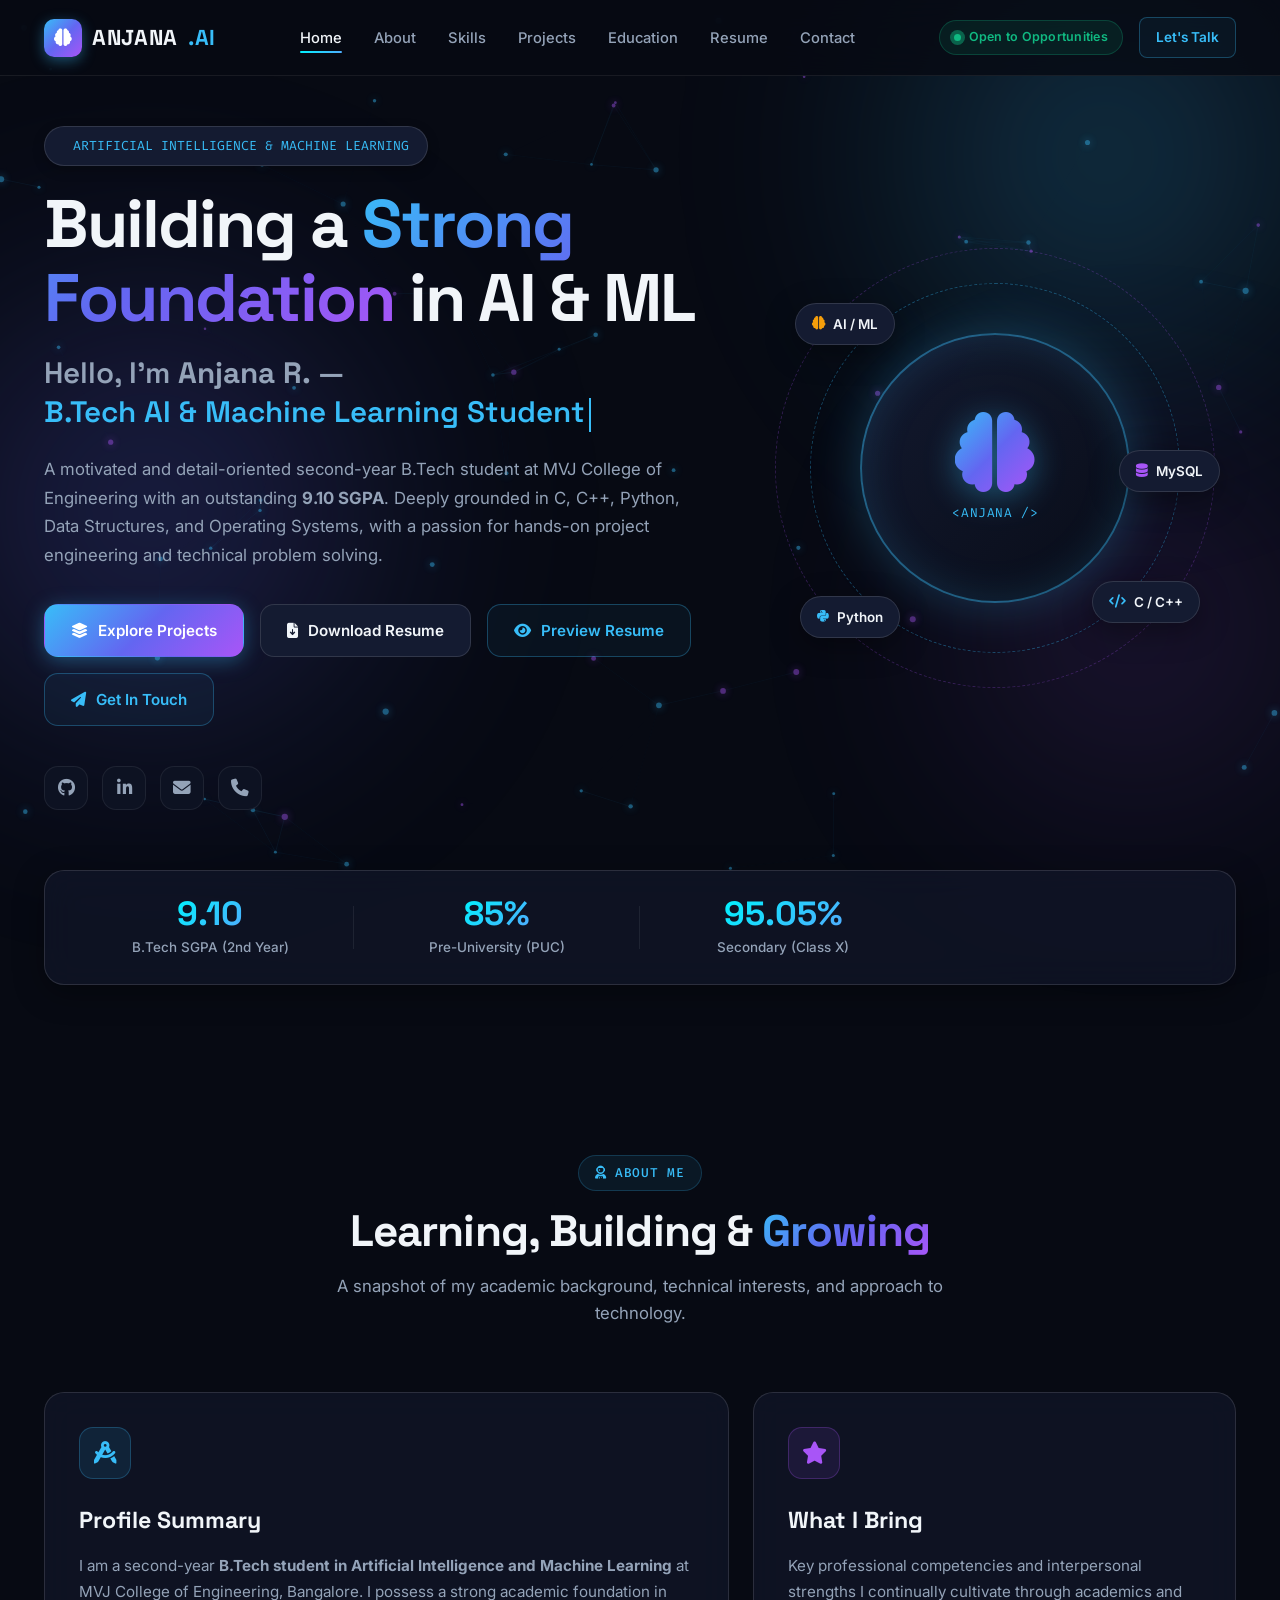
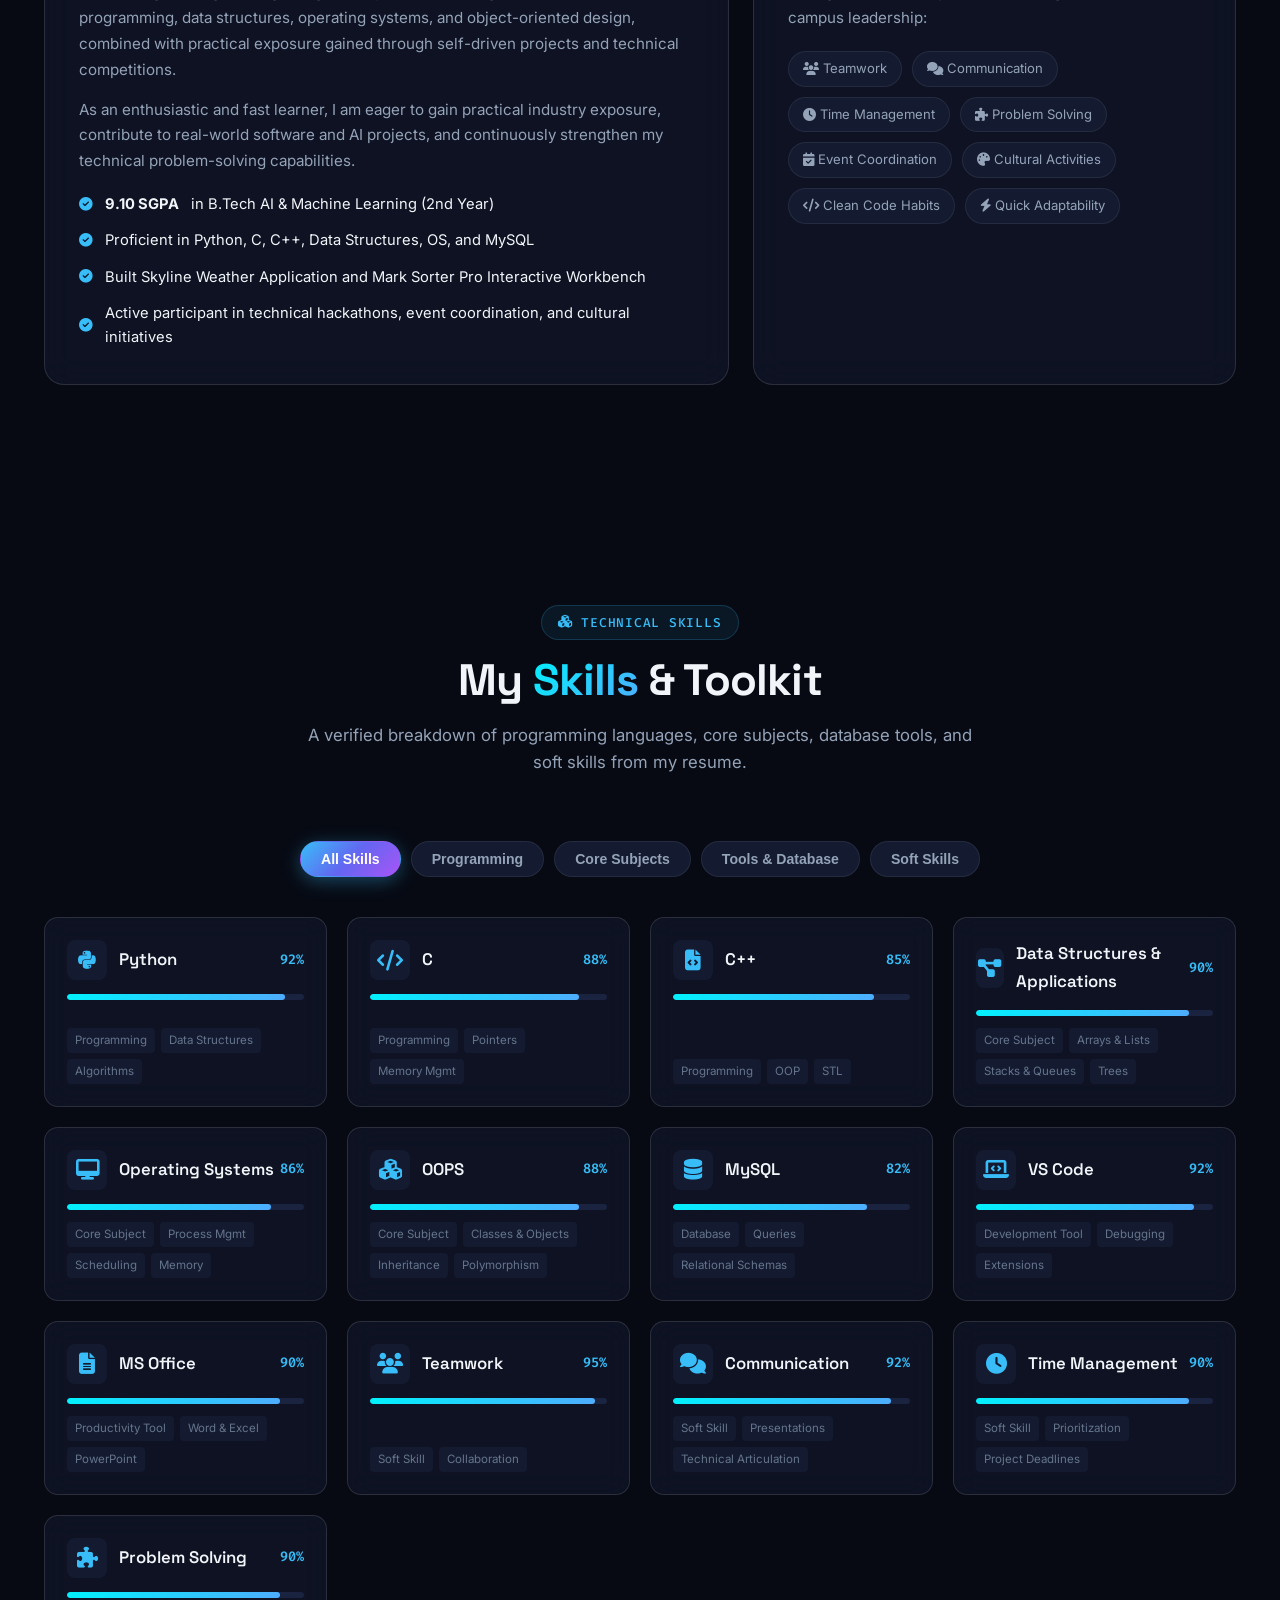
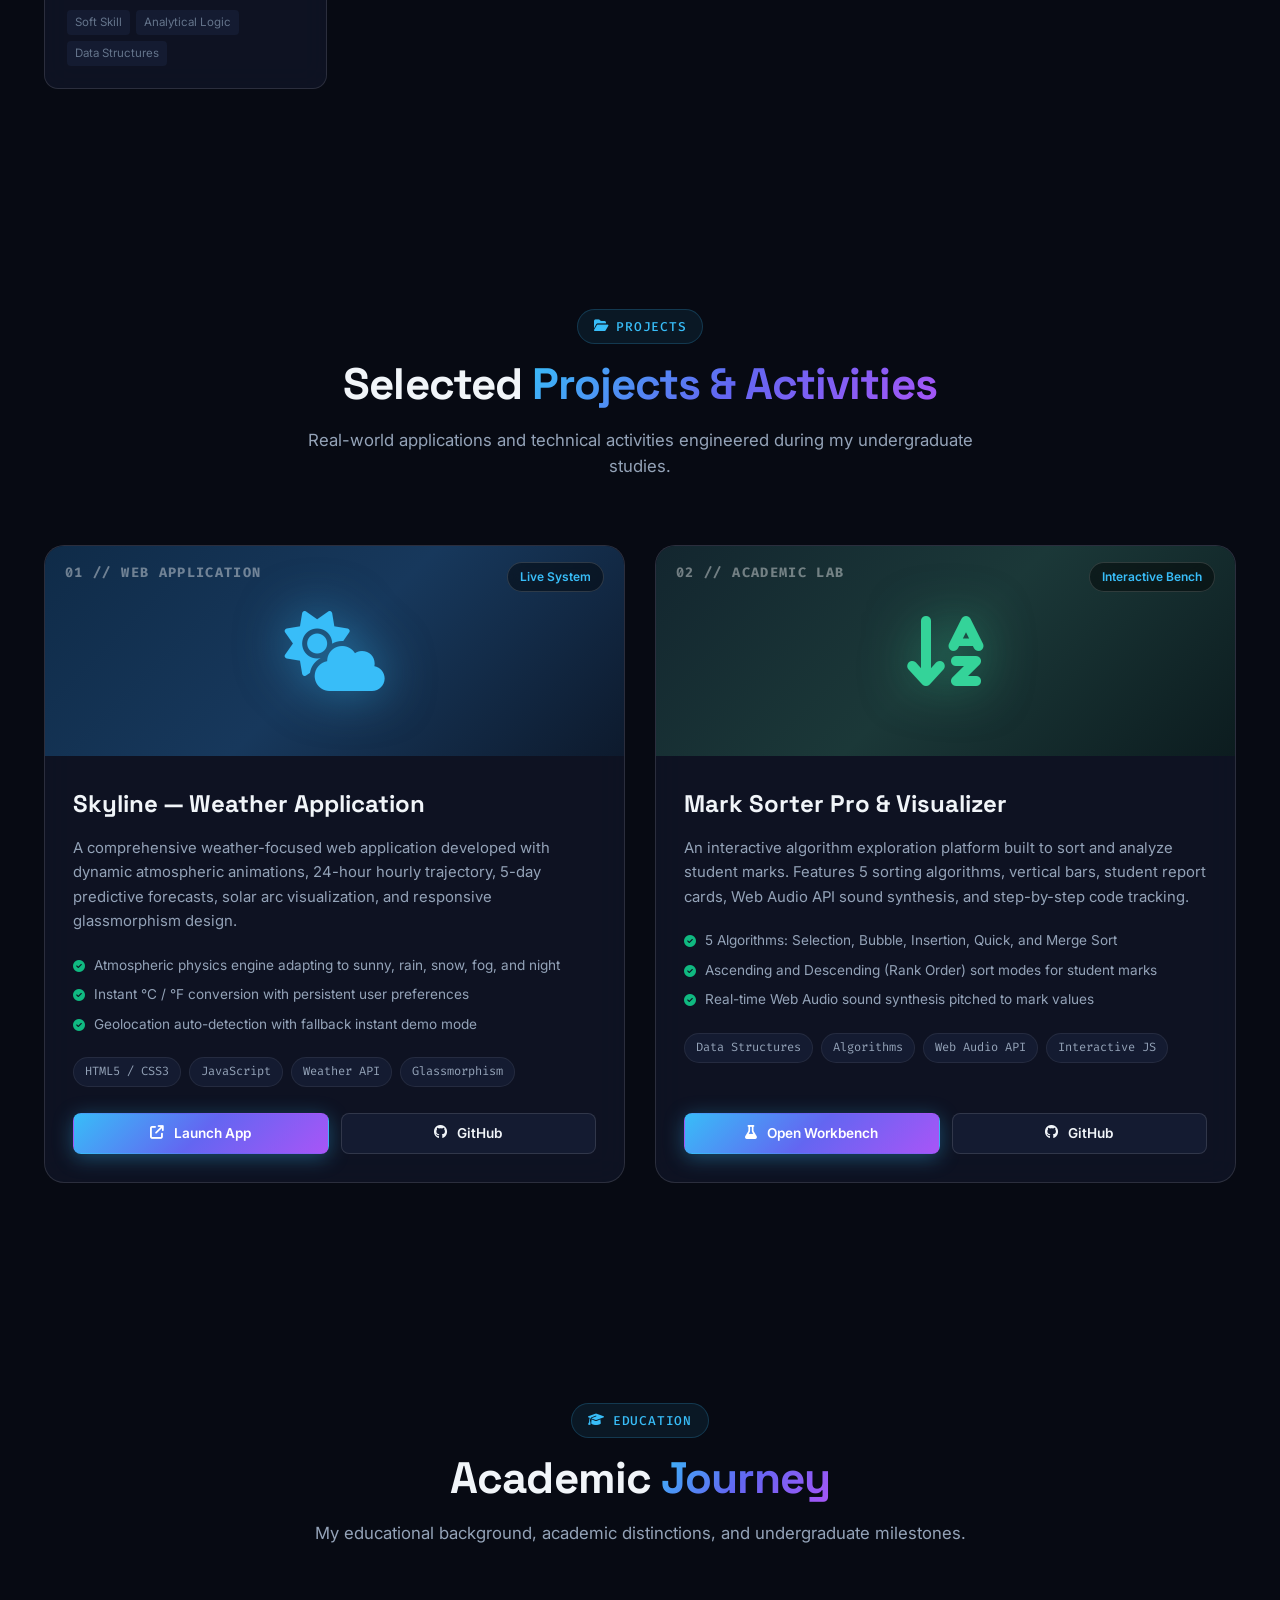
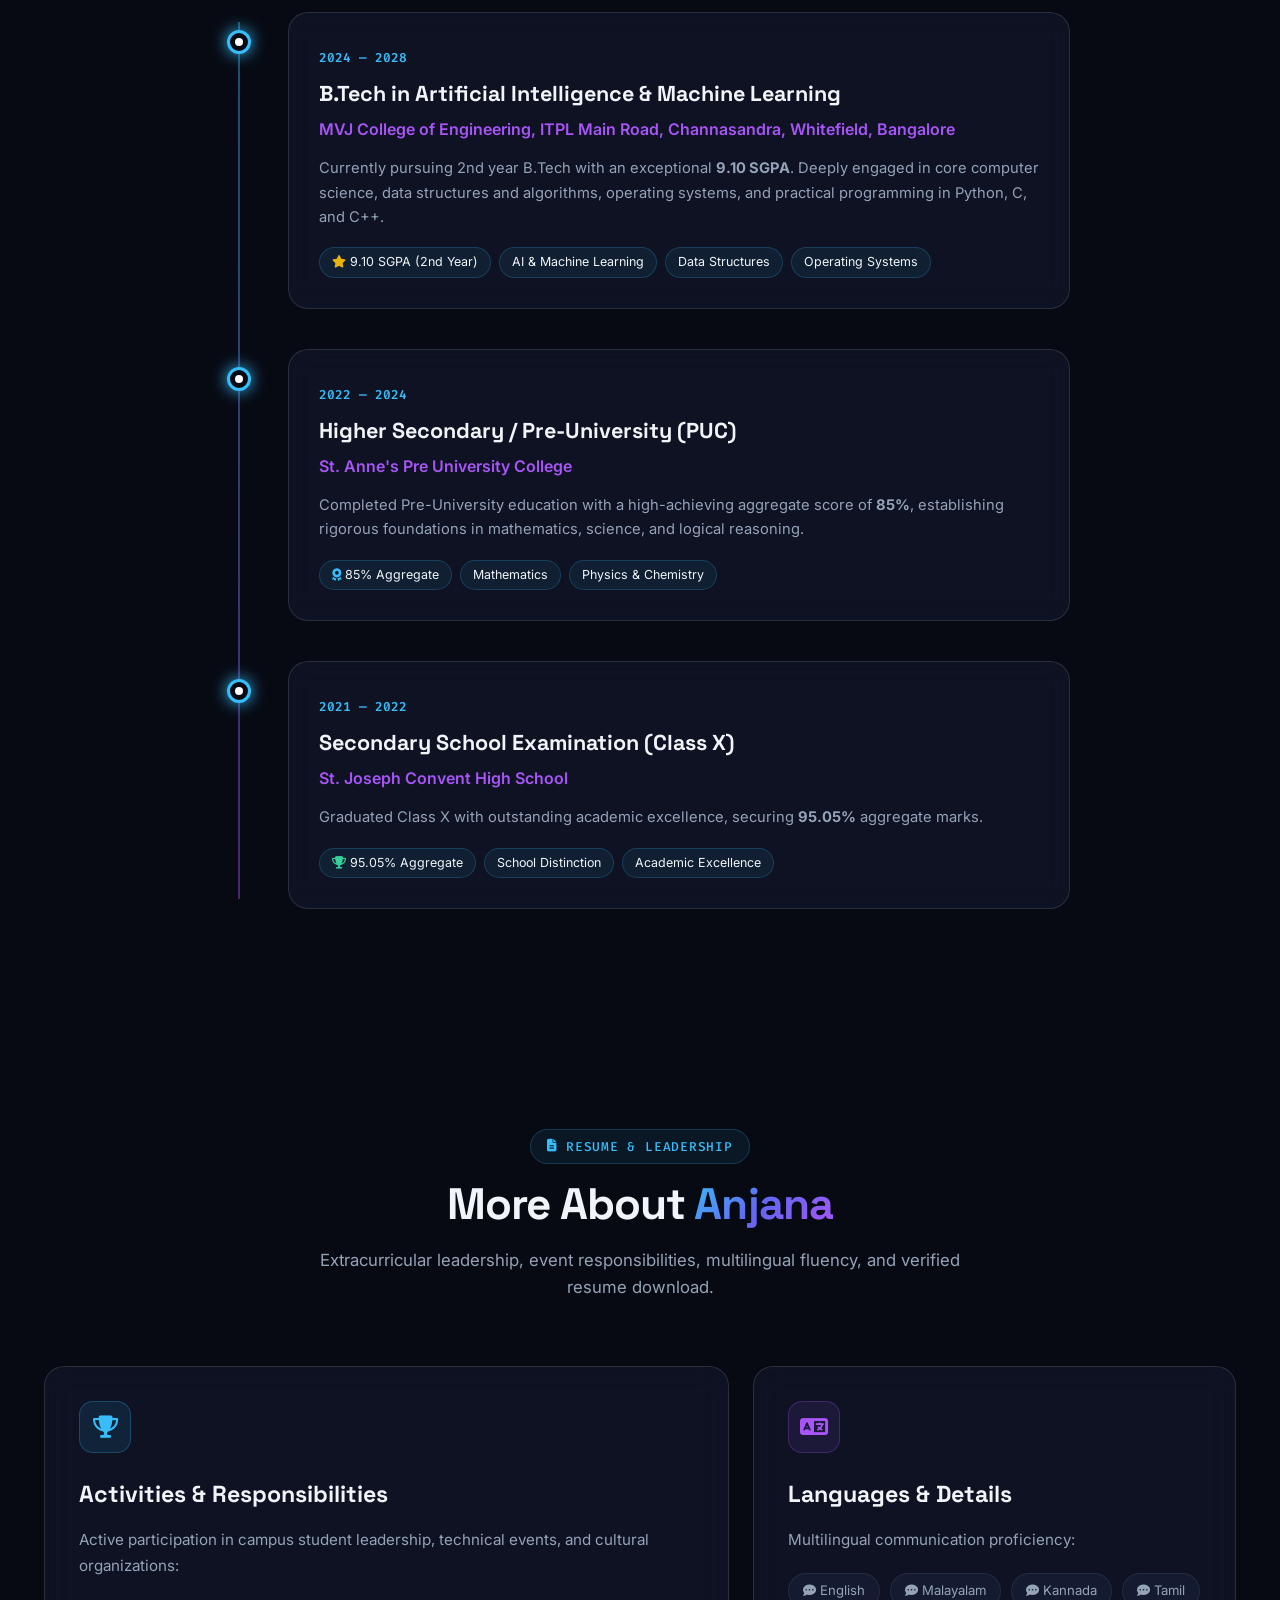
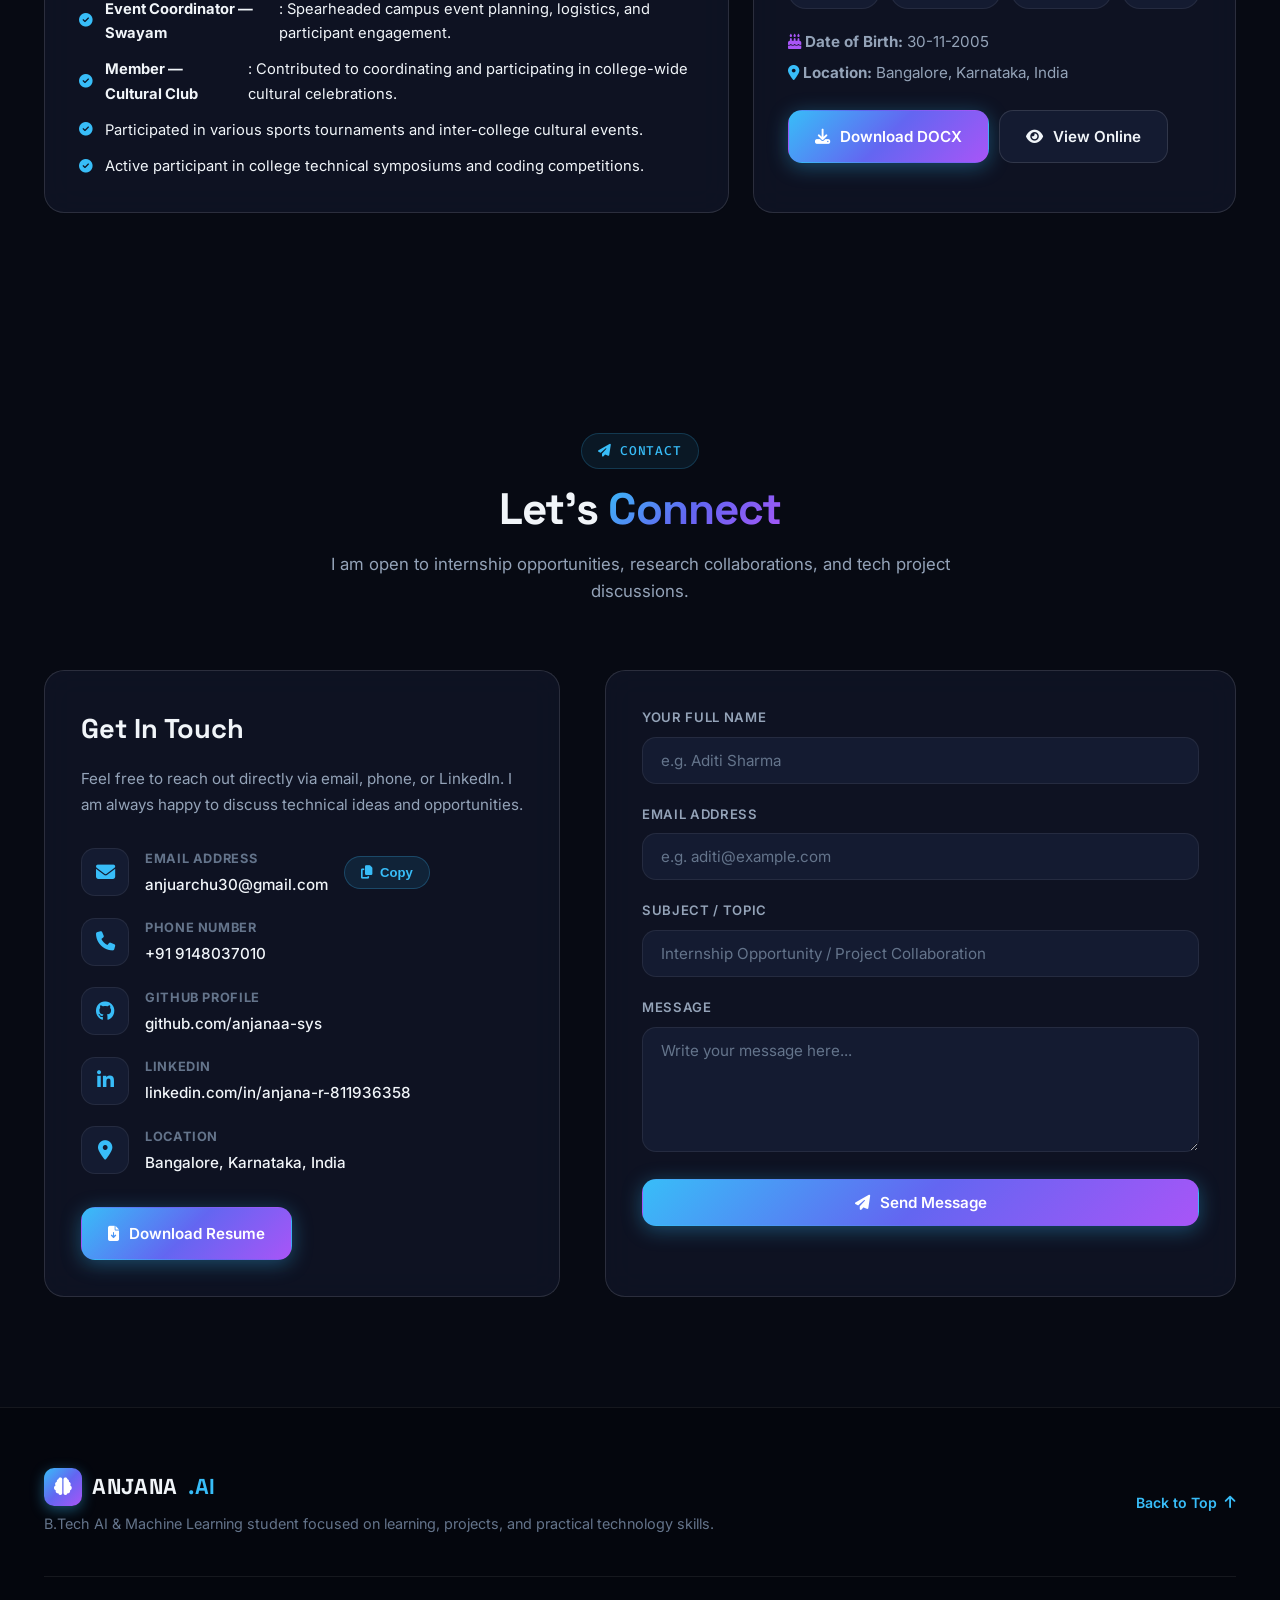
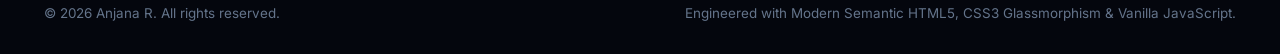
<file: index.html>
<!DOCTYPE html>

<html lang="en">
<head>
<meta charset="utf-8"/>
<meta content="width=device-width, initial-scale=1.0" name="viewport"/>
<title>Anjana R. | B.Tech AI &amp; Machine Learning Student Portfolio</title>
<meta content="Portfolio of Anjana R., a 2nd year B.Tech Artificial Intelligence and Machine Learning student at MVJ College of Engineering with a 9.10 SGPA." name="description"/>
<meta content="Anjana R, AI and Machine Learning, B.Tech, Python, C, C++, MySQL, Skyline Weather, Mark Sorter, Bangalore" name="keywords"/>
<meta content="Anjana R." name="author"/>
<meta content="#070a13" name="theme-color"/>
<!-- Open Graph / Social Meta -->
<meta content="Anjana R. | B.Tech AI &amp; Machine Learning Student" property="og:title"/>
<meta content="Explore Anjana R's projects, technical skills, academic journey, and algorithm workbench." property="og:description"/>
<meta content="website" property="og:type"/>
<!-- Favicon -->
<link href="data:image/svg+xml,&lt;svg xmlns='http://www.w3.org/2000/svg' viewBox='0 0 100 100'&gt;&lt;text y='.9em' font-size='90'&gt;🧠&lt;/text&gt;&lt;/svg&gt;" rel="icon" type="image/svg+xml"/>
<!-- Google Fonts & Font Awesome 6 -->
<link href="https://fonts.googleapis.com" rel="preconnect"/>
<link crossorigin="" href="https://fonts.gstatic.com" rel="preconnect"/>
<link href="https://cdnjs.cloudflare.com/ajax/libs/font-awesome/6.5.0/css/all.min.css" rel="stylesheet"/>
<!-- Core Stylesheet -->
<link href="style.css" rel="stylesheet"/>
</head>
<body>
<!-- Ambient Glow Background Orbs -->
<div class="bg-glow-orb orb-1"></div>
<div class="bg-glow-orb orb-2"></div>
<div class="bg-glow-orb orb-3"></div>
<!-- Interactive Neural Synapse Canvas -->
<canvas id="neural-canvas"></canvas>
<!-- ================= NAVBAR ================= -->
<header class="navbar">
<div class="container nav-container">
<a aria-label="Anjana Home" class="logo" href="#home">
<div class="logo-icon"><i class="fas fa-brain"></i></div>
        ANJANA<span>.AI</span>
</a>
<nav aria-label="Primary Navigation">
<ul class="nav-links">
<li><a class="active" href="#home">Home</a></li>
<li><a href="#about">About</a></li>
<li><a href="#skills">Skills</a></li>
<li><a href="#projects">Projects</a></li>
<li><a href="#education">Education</a></li>
<li><a href="#resume">Resume</a></li>
<li><a href="#contact">Contact</a></li>
</ul>
</nav>
<div class="nav-actions">
<div class="status-badge" title="Open to internships, research roles and tech projects">
<span class="pulse-dot"></span>
<span>Open to Opportunities</span>
</div>
<a class="btn btn-outline btn-sm" href="#contact">Let's Talk</a>
<button aria-expanded="false" aria-label="Toggle navigation menu" class="mobile-toggle">
<i class="fas fa-bars"></i>
</button>
</div>
</div>
</header>
<!-- ================= HERO SECTION ================= -->
<section class="hero" id="home">
<div class="container">
<div class="hero-grid">
<div class="hero-content">
<div class="hero-badge">
<i class="fas fa-sparkles"></i>
<span>ARTIFICIAL INTELLIGENCE &amp; MACHINE LEARNING</span>
</div>
<h1 class="hero-title">
            Building a <span class="text-gradient">Strong Foundation</span> in AI &amp; ML
          </h1>
<div class="hero-subtitle">
            Hello, I'm <strong>Anjana R.</strong> — <br/>
<span class="typing-role">B.Tech AI &amp; Machine Learning Student</span><span class="typing-cursor"></span>
</div>
<p class="hero-desc">
            A motivated and detail-oriented second-year B.Tech student at MVJ College of Engineering with an outstanding
            <strong>9.10 SGPA</strong>. Deeply grounded in C, C++, Python, Data Structures, and Operating Systems,
            with a passion for hands-on project engineering and technical problem solving.
          </p>
<div class="hero-buttons">
<a class="btn btn-primary" href="#projects">
<i class="fas fa-layer-group"></i> Explore Projects
            </a>
<a class="btn btn-secondary" download="Anjana_R_Resume.docx" href="Anjana_R_Resume.docx">
<i class="fas fa-file-arrow-down"></i> Download Resume
            </a>
<button class="btn btn-outline open-resume-modal" type="button">
<i class="fas fa-eye"></i> Preview Resume
            </button>
<a class="btn btn-outline" href="#contact">
<i class="fas fa-paper-plane"></i> Get In Touch
            </a>
</div>
<div class="hero-socials">
<a class="social-link" href="https://github.com/anjanaa-sys" rel="noopener noreferrer" target="_blank" title="GitHub Profile">
<i class="fab fa-github"></i>
</a>
<a class="social-link" href="https://www.linkedin.com/in/anjana-r-811936358/" rel="noopener noreferrer" target="_blank" title="LinkedIn Profile">
<i class="fab fa-linkedin-in"></i>
</a>
<a class="social-link" href="mailto:anjuarchu30@gmail.com" title="Direct Email">
<i class="fas fa-envelope"></i>
</a>
<a class="social-link" href="tel:+919148037010" title="Phone">
<i class="fas fa-phone"></i>
</a>
</div>
</div>
<div class="hero-visual">
<div class="avatar-container" data-tilt="">
<div class="orbital-ring ring-1"></div>
<div class="orbital-ring ring-2"></div>
<div class="avatar-core">
<i class="fas fa-brain neural-avatar-icon"></i>
<span class="avatar-caption">&lt;ANJANA /&gt;</span>
</div>
<div class="floating-chip chip-ai"><i class="fas fa-brain"></i><span>AI / ML</span></div>
<div class="floating-chip chip-code"><i class="fas fa-code"></i><span>C / C++</span></div>
<div class="floating-chip chip-ml"><i class="fas fa-database"></i><span>MySQL</span></div>
<div class="floating-chip chip-python"><i class="fab fa-python"></i><span>Python</span></div>
</div>
</div>
</div>
<!-- Animated Hero Telemetry Banner -->
<div class="hero-stats-banner">
<div class="stat-item">
<span class="stat-num" data-suffix="" data-target="9.10">9.10</span>
<span class="stat-label">B.Tech SGPA (2nd Year)</span>
</div>
<div class="stat-item">
<span class="stat-num" data-suffix="%" data-target="85">85%</span>
<span class="stat-label">Pre-University (PUC)</span>
</div>
<div class="stat-item">
<span class="stat-num" data-suffix="%" data-target="95.05">95.05%</span>
<span class="stat-label">Secondary (Class X)</span>
</div>

</div>
</div>
</section>
<!-- ================= ABOUT SECTION (BENTO GRID) ================= -->
<section class="section" id="about">
<div class="container">
<div class="section-header">
<span class="section-tag"><i class="fas fa-user-astronaut"></i> About Me</span>
<h2 class="section-title">Learning, Building &amp; <span class="text-gradient">Growing</span></h2>
<p class="section-subtitle">A snapshot of my academic background, technical interests, and approach to technology.</p>
</div>
<div class="bento-grid">
<div class="bento-card bento-main" data-tilt="">
<div class="card-icon-wrap"><i class="fas fa-compass-drafting"></i></div>
<h3>Profile Summary</h3>
<p>
            I am a second-year <strong>B.Tech student in Artificial Intelligence and Machine Learning</strong> at MVJ College of Engineering, Bangalore.
            I possess a strong academic foundation in programming, data structures, operating systems, and object-oriented design,
            combined with practical exposure gained through self-driven projects and technical competitions.
          </p>
<p style="margin-top:14px;">
            As an enthusiastic and fast learner, I am eager to gain practical industry exposure, contribute to real-world software and AI projects,
            and continuously strengthen my technical problem-solving capabilities.
          </p>
<ul class="pillar-list">
<li><i class="fas fa-circle-check"></i> <strong>9.10 SGPA</strong> in B.Tech AI &amp; Machine Learning (2nd Year)</li>
<li><i class="fas fa-circle-check"></i> Proficient in Python, C, C++, Data Structures, OS, and MySQL</li>
<li><i class="fas fa-circle-check"></i> Built Skyline Weather Application and Mark Sorter Pro Interactive Workbench</li>
<li><i class="fas fa-circle-check"></i> Active participant in technical hackathons, event coordination, and cultural initiatives</li>
</ul>
</div>
<div class="bento-card bento-side" data-tilt="">
<div class="card-icon-wrap purple"><i class="fas fa-star"></i></div>
<h3>What I Bring</h3>
<p>Key professional competencies and interpersonal strengths I continually cultivate through academics and campus leadership:</p>
<div class="interest-chips">
<span class="interest-chip"><i class="fas fa-users"></i> Teamwork</span>
<span class="interest-chip"><i class="fas fa-comments"></i> Communication</span>
<span class="interest-chip"><i class="fas fa-clock"></i> Time Management</span>
<span class="interest-chip"><i class="fas fa-puzzle-piece"></i> Problem Solving</span>
<span class="interest-chip"><i class="fas fa-calendar-check"></i> Event Coordination</span>
<span class="interest-chip"><i class="fas fa-palette"></i> Cultural Activities</span>
<span class="interest-chip"><i class="fas fa-code"></i> Clean Code Habits</span>
<span class="interest-chip"><i class="fas fa-bolt"></i> Quick Adaptability</span>
</div>
</div>
</div>
</div>
</section>
<!-- ================= SKILLS MATRIX SECTION ================= -->
<section class="section" id="skills">
<div class="container">
<div class="section-header">
<span class="section-tag"><i class="fas fa-cubes"></i> Technical Skills</span>
<h2 class="section-title">My <span class="text-gradient-cyan">Skills</span> &amp; Toolkit</h2>
<p class="section-subtitle">A verified breakdown of programming languages, core subjects, database tools, and soft skills from my resume.</p>
</div>
<div class="skills-controls">
<button class="filter-btn active" data-filter="all">All Skills</button>
<button class="filter-btn" data-filter="lang">Programming</button>
<button class="filter-btn" data-filter="core">Core Subjects</button>
<button class="filter-btn" data-filter="webdb">Tools &amp; Database</button>
<button class="filter-btn" data-filter="soft">Soft Skills</button>
</div>
<div class="skills-grid">
<!-- Python -->
<div class="skill-card" data-category="lang">
<div class="skill-top">
<div class="skill-info">
<div class="skill-icon"><i class="fab fa-python"></i></div>
<h3 class="skill-name">Python</h3>
</div>
<span class="skill-pct">92%</span>
</div>
<div class="meter-track"><div class="meter-fill" style="width: 92%;"></div></div>
<div class="skill-tags">
<span class="skill-subtag">Programming</span>
<span class="skill-subtag">Data Structures</span>
<span class="skill-subtag">Algorithms</span>
</div>
</div>
<!-- C -->
<div class="skill-card" data-category="lang">
<div class="skill-top">
<div class="skill-info">
<div class="skill-icon"><i class="fas fa-code"></i></div>
<h3 class="skill-name">C</h3>
</div>
<span class="skill-pct">88%</span>
</div>
<div class="meter-track"><div class="meter-fill" style="width: 88%;"></div></div>
<div class="skill-tags">
<span class="skill-subtag">Programming</span>
<span class="skill-subtag">Pointers</span>
<span class="skill-subtag">Memory Mgmt</span>
</div>
</div>
<!-- C++ -->
<div class="skill-card" data-category="lang">
<div class="skill-top">
<div class="skill-info">
<div class="skill-icon"><i class="fas fa-file-code"></i></div>
<h3 class="skill-name">C++</h3>
</div>
<span class="skill-pct">85%</span>
</div>
<div class="meter-track"><div class="meter-fill" style="width: 85%;"></div></div>
<div class="skill-tags">
<span class="skill-subtag">Programming</span>
<span class="skill-subtag">OOP</span>
<span class="skill-subtag">STL</span>
</div>
</div>
<!-- Data Structures and Applications -->
<div class="skill-card" data-category="core">
<div class="skill-top">
<div class="skill-info">
<div class="skill-icon"><i class="fas fa-diagram-project"></i></div>
<h3 class="skill-name">Data Structures &amp; Applications</h3>
</div>
<span class="skill-pct">90%</span>
</div>
<div class="meter-track"><div class="meter-fill" style="width: 90%;"></div></div>
<div class="skill-tags">
<span class="skill-subtag">Core Subject</span>
<span class="skill-subtag">Arrays &amp; Lists</span>
<span class="skill-subtag">Stacks &amp; Queues</span>
<span class="skill-subtag">Trees</span>
</div>
</div>
<!-- Operating Systems -->
<div class="skill-card" data-category="core">
<div class="skill-top">
<div class="skill-info">
<div class="skill-icon"><i class="fas fa-desktop"></i></div>
<h3 class="skill-name">Operating Systems</h3>
</div>
<span class="skill-pct">86%</span>
</div>
<div class="meter-track"><div class="meter-fill" style="width: 86%;"></div></div>
<div class="skill-tags">
<span class="skill-subtag">Core Subject</span>
<span class="skill-subtag">Process Mgmt</span>
<span class="skill-subtag">Scheduling</span>
<span class="skill-subtag">Memory</span>
</div>
</div>
<!-- OOPS -->
<div class="skill-card" data-category="core">
<div class="skill-top">
<div class="skill-info">
<div class="skill-icon"><i class="fas fa-cubes"></i></div>
<h3 class="skill-name">OOPS</h3>
</div>
<span class="skill-pct">88%</span>
</div>
<div class="meter-track"><div class="meter-fill" style="width: 88%;"></div></div>
<div class="skill-tags">
<span class="skill-subtag">Core Subject</span>
<span class="skill-subtag">Classes &amp; Objects</span>
<span class="skill-subtag">Inheritance</span>
<span class="skill-subtag">Polymorphism</span>
</div>
</div>
<!-- MySQL -->
<div class="skill-card" data-category="webdb">
<div class="skill-top">
<div class="skill-info">
<div class="skill-icon"><i class="fas fa-database"></i></div>
<h3 class="skill-name">MySQL</h3>
</div>
<span class="skill-pct">82%</span>
</div>
<div class="meter-track"><div class="meter-fill" style="width: 82%;"></div></div>
<div class="skill-tags">
<span class="skill-subtag">Database</span>
<span class="skill-subtag">Queries</span>
<span class="skill-subtag">Relational Schemas</span>
</div>
</div>
<!-- VS Code -->
<div class="skill-card" data-category="webdb">
<div class="skill-top">
<div class="skill-info">
<div class="skill-icon"><i class="fas fa-laptop-code"></i></div>
<h3 class="skill-name">VS Code</h3>
</div>
<span class="skill-pct">92%</span>
</div>
<div class="meter-track"><div class="meter-fill" style="width: 92%;"></div></div>
<div class="skill-tags">
<span class="skill-subtag">Development Tool</span>
<span class="skill-subtag">Debugging</span>
<span class="skill-subtag">Extensions</span>
</div>
</div>
<!-- MS Office -->
<div class="skill-card" data-category="webdb">
<div class="skill-top">
<div class="skill-info">
<div class="skill-icon"><i class="fas fa-file-lines"></i></div>
<h3 class="skill-name">MS Office</h3>
</div>
<span class="skill-pct">90%</span>
</div>
<div class="meter-track"><div class="meter-fill" style="width: 90%;"></div></div>
<div class="skill-tags">
<span class="skill-subtag">Productivity Tool</span>
<span class="skill-subtag">Word &amp; Excel</span>
<span class="skill-subtag">PowerPoint</span>
</div>
</div>
<!-- Teamwork -->
<div class="skill-card" data-category="soft">
<div class="skill-top">
<div class="skill-info">
<div class="skill-icon"><i class="fas fa-users"></i></div>
<h3 class="skill-name">Teamwork</h3>
</div>
<span class="skill-pct">95%</span>
</div>
<div class="meter-track"><div class="meter-fill" style="width: 95%;"></div></div>
<div class="skill-tags">
<span class="skill-subtag">Soft Skill</span>
<span class="skill-subtag">Collaboration</span>

</div>
</div>
<!-- Communication -->
<div class="skill-card" data-category="soft">
<div class="skill-top">
<div class="skill-info">
<div class="skill-icon"><i class="fas fa-comments"></i></div>
<h3 class="skill-name">Communication</h3>
</div>
<span class="skill-pct">92%</span>
</div>
<div class="meter-track"><div class="meter-fill" style="width: 92%;"></div></div>
<div class="skill-tags">
<span class="skill-subtag">Soft Skill</span>
<span class="skill-subtag">Presentations</span>
<span class="skill-subtag">Technical Articulation</span>
</div>
</div>
<!-- Time Management -->
<div class="skill-card" data-category="soft">
<div class="skill-top">
<div class="skill-info">
<div class="skill-icon"><i class="fas fa-clock"></i></div>
<h3 class="skill-name">Time Management</h3>
</div>
<span class="skill-pct">90%</span>
</div>
<div class="meter-track"><div class="meter-fill" style="width: 90%;"></div></div>
<div class="skill-tags">
<span class="skill-subtag">Soft Skill</span>
<span class="skill-subtag">Prioritization</span>
<span class="skill-subtag">Project Deadlines</span>
</div>
</div>
<!-- Problem Solving -->
<div class="skill-card" data-category="soft">
<div class="skill-top">
<div class="skill-info">
<div class="skill-icon"><i class="fas fa-puzzle-piece"></i></div>
<h3 class="skill-name">Problem Solving</h3>
</div>
<span class="skill-pct">90%</span>
</div>
<div class="meter-track"><div class="meter-fill" style="width: 90%;"></div></div>
<div class="skill-tags">
<span class="skill-subtag">Soft Skill</span>
<span class="skill-subtag">Analytical Logic</span>
<span class="skill-subtag">Data Structures</span>
</div>
</div>
</div>
</div>
</section>
<!-- ================= FEATURED PROJECTS SECTION ================= -->
<section class="section" id="projects">
<div class="container">
<div class="section-header">
<span class="section-tag"><i class="fas fa-folder-open"></i> Projects</span>
<h2 class="section-title">Selected <span class="text-gradient">Projects &amp; Activities</span></h2>
<p class="section-subtitle">Real-world applications and technical activities engineered during my undergraduate studies.</p>
</div>
<div class="projects-grid">
<!-- PROJECT 1: Skyline Weather Application -->
<article class="project-card" data-tilt="">
<div class="project-banner banner-skyline">
<span class="project-index">01 // WEB APPLICATION</span>
<span class="project-type-tag">Live System</span>
<i class="fas fa-cloud-sun banner-graphic"></i>
</div>
<div class="project-body">
<h3 class="project-title">Skyline — Weather Application</h3>
<p class="project-desc">
              A comprehensive weather-focused web application developed with dynamic atmospheric animations,
              24-hour hourly trajectory, 5-day predictive forecasts, solar arc visualization, and responsive glassmorphism design.
            </p>
<ul class="project-features">
<li><i class="fas fa-check-circle"></i> Atmospheric physics engine adapting to sunny, rain, snow, fog, and night</li>
<li><i class="fas fa-check-circle"></i> Instant °C / °F conversion with persistent user preferences</li>
<li><i class="fas fa-check-circle"></i> Geolocation auto-detection with fallback instant demo mode</li>
</ul>
<div class="project-tech-stack">
<span class="tech-tag">HTML5 / CSS3</span>
<span class="tech-tag">JavaScript</span>
<span class="tech-tag">Weather API</span>
<span class="tech-tag">Glassmorphism</span>
</div>
<div class="project-actions">
<a class="btn btn-primary btn-sm" href="skyline.html">
<i class="fas fa-arrow-up-right-from-square"></i> Launch App
              </a>
<a class="btn btn-secondary btn-sm" href="https://github.com/anjanaa-sys" rel="noopener noreferrer" target="_blank" title="View GitHub">
<i class="fab fa-github"></i> GitHub
              </a>
</div>
</div>
</article>
<!-- PROJECT 2: Mark Sorter Pro -->
<article class="project-card" data-tilt="">
<div class="project-banner banner-sorter">
<span class="project-index">02 // ACADEMIC LAB</span>
<span class="project-type-tag">Interactive Bench</span>
<i class="fas fa-arrow-down-a-z banner-graphic"></i>
</div>
<div class="project-body">
<h3 class="project-title">Mark Sorter Pro &amp; Visualizer</h3>
<p class="project-desc">
              An interactive algorithm exploration platform built to sort and analyze student marks.
              Features 5 sorting algorithms, vertical bars, student report cards, Web Audio API sound synthesis, and step-by-step code tracking.
            </p>
<ul class="project-features">
<li><i class="fas fa-check-circle"></i> 5 Algorithms: Selection, Bubble, Insertion, Quick, and Merge Sort</li>
<li><i class="fas fa-check-circle"></i> Ascending and Descending (Rank Order) sort modes for student marks</li>
<li><i class="fas fa-check-circle"></i> Real-time Web Audio sound synthesis pitched to mark values</li>
</ul>
<div class="project-tech-stack">
<span class="tech-tag">Data Structures</span>
<span class="tech-tag">Algorithms</span>
<span class="tech-tag">Web Audio API</span>
<span class="tech-tag">Interactive JS</span>
</div>
<div class="project-actions">
<a class="btn btn-primary btn-sm" href="mark-sorter.html">
<i class="fas fa-flask"></i> Open Workbench
              </a>
<a class="btn btn-secondary btn-sm" href="https://github.com/anjanaa-sys" rel="noopener noreferrer" target="_blank" title="View GitHub">
<i class="fab fa-github"></i> GitHub
              </a>
</div>
</div>
</article>
<!-- PROJECT 3: Mini Hackathon Participation (AI Buildathon) -->

</div>
</div>
</section>
<!-- ================= EDUCATION & ACADEMIC JOURNEY ================= -->
<section class="section" id="education">
<div class="container">
<div class="section-header">
<span class="section-tag"><i class="fas fa-graduation-cap"></i> Education</span>
<h2 class="section-title">Academic <span class="text-gradient">Journey</span></h2>
<p class="section-subtitle">My educational background, academic distinctions, and undergraduate milestones.</p>
</div>
<div class="timeline-wrap">
<!-- Degree -->
<div class="timeline-card">
<div class="timeline-dot"></div>
<div class="timeline-content-box">
<span class="timeline-period">2024 — 2028</span>
<h3 class="timeline-degree">B.Tech in Artificial Intelligence &amp; Machine Learning</h3>
<div class="timeline-major">MVJ College of Engineering, ITPL Main Road, Channasandra, Whitefield, Bangalore</div>
<p class="timeline-summary">
              Currently pursuing 2nd year B.Tech with an exceptional <strong>9.10 SGPA</strong>. Deeply engaged in core computer science,
              data structures and algorithms, operating systems, and practical programming in Python, C, and C++.
            </p>
<div class="timeline-highlights">
<span class="highlight-pill"><i class="fas fa-star" style="color:#eab308;"></i> 9.10 SGPA (2nd Year)</span>
<span class="highlight-pill">AI &amp; Machine Learning</span>
<span class="highlight-pill">Data Structures</span>
<span class="highlight-pill">Operating Systems</span>
</div>
</div>
</div>
<!-- PUC -->
<div class="timeline-card">
<div class="timeline-dot"></div>
<div class="timeline-content-box">
<span class="timeline-period">2022 — 2024</span>
<h3 class="timeline-degree">Higher Secondary / Pre-University (PUC)</h3>
<div class="timeline-major">St. Anne's Pre University College</div>
<p class="timeline-summary">
              Completed Pre-University education with a high-achieving aggregate score of <strong>85%</strong>, establishing rigorous foundations in mathematics, science, and logical reasoning.
            </p>
<div class="timeline-highlights">
<span class="highlight-pill"><i class="fas fa-award" style="color:var(--accent-cyan);"></i> 85% Aggregate</span>
<span class="highlight-pill">Mathematics</span>
<span class="highlight-pill">Physics &amp; Chemistry</span>
</div>
</div>
</div>
<!-- Class X -->
<div class="timeline-card">
<div class="timeline-dot"></div>
<div class="timeline-content-box">
<span class="timeline-period">2021 — 2022</span>
<h3 class="timeline-degree">Secondary School Examination (Class X)</h3>
<div class="timeline-major">St. Joseph Convent High School</div>
<p class="timeline-summary">
              Graduated Class X with outstanding academic excellence, securing <strong>95.05%</strong> aggregate marks.
            </p>
<div class="timeline-highlights">
<span class="highlight-pill"><i class="fas fa-trophy" style="color:#34d399;"></i> 95.05% Aggregate</span>
<span class="highlight-pill">School Distinction</span>
<span class="highlight-pill">Academic Excellence</span>
</div>
</div>
</div>
</div>
</div>
</section>
<!-- ================= RESUME & ACTIVITIES SECTION ================= -->
<section class="section" id="resume">
<div class="container">
<div class="section-header">
<span class="section-tag"><i class="fas fa-file-lines"></i> Resume &amp; Leadership</span>
<h2 class="section-title">More About <span class="text-gradient">Anjana</span></h2>
<p class="section-subtitle">Extracurricular leadership, event responsibilities, multilingual fluency, and verified resume download.</p>
</div>
<div class="bento-grid">
<div class="bento-card bento-main" data-tilt="">
<div class="card-icon-wrap"><i class="fas fa-trophy"></i></div>
<h3>Activities &amp; Responsibilities</h3>
<p>Active participation in campus student leadership, technical events, and cultural organizations:</p>
<ul class="pillar-list">
<li><i class="fas fa-circle-check"></i> <strong>Event Coordinator — Swayam</strong>: Spearheaded campus event planning, logistics, and participant engagement.</li>
<li><i class="fas fa-circle-check"></i> <strong>Member — Cultural Club</strong>: Contributed to coordinating and participating in college-wide cultural celebrations.</li>
<li><i class="fas fa-circle-check"></i> Participated in various sports tournaments and inter-college cultural events.</li>
<li><i class="fas fa-circle-check"></i> Active participant in college technical symposiums and coding competitions.</li>
</ul>
</div>
<div class="bento-card bento-side" data-tilt="">
<div class="card-icon-wrap purple"><i class="fas fa-language"></i></div>
<h3>Languages &amp; Details</h3>
<p>Multilingual communication proficiency:</p>
<div class="interest-chips">
<span class="interest-chip"><i class="fas fa-comment-dots"></i> English</span>
<span class="interest-chip"><i class="fas fa-comment-dots"></i> Malayalam</span>
<span class="interest-chip"><i class="fas fa-comment-dots"></i> Kannada</span>
<span class="interest-chip"><i class="fas fa-comment-dots"></i> Tamil</span>
</div>
<div style="margin-top:20px; font-size:0.92rem; color:var(--text-muted);">
<p><strong><i class="fas fa-cake-candles" style="color:var(--accent-purple);"></i> Date of Birth:</strong> 30-11-2005</p>
<p style="margin-top:6px;"><strong><i class="fas fa-location-dot" style="color:var(--accent-cyan);"></i> Location:</strong> Bangalore, Karnataka, India</p>
</div>
<div style="margin-top:24px; display:flex; gap:10px; flex-wrap:wrap;">
<a class="btn btn-primary" download="Anjana_R_Resume.docx" href="Anjana_R_Resume.docx">
<i class="fas fa-download"></i> Download DOCX
            </a>
<button class="btn btn-secondary open-resume-modal" type="button">
<i class="fas fa-eye"></i> View Online
            </button>
</div>
</div>
</div>
</div>
</section>
<!-- ================= CONTACT & GET IN TOUCH ================= -->
<section class="section" id="contact">
<div class="container">
<div class="section-header">
<span class="section-tag"><i class="fas fa-paper-plane"></i> Contact</span>
<h2 class="section-title">Let's <span class="text-gradient">Connect</span></h2>
<p class="section-subtitle">I am open to internship opportunities, research collaborations, and tech project discussions.</p>
</div>
<div class="contact-grid">
<!-- Contact Info Panel -->
<div class="contact-info-panel">
<h3>Get In Touch</h3>
<p>Feel free to reach out directly via email, phone, or LinkedIn. I am always happy to discuss technical ideas and opportunities.</p>
<div class="contact-methods">
<!-- Email -->
<div class="contact-item-row">
<div class="contact-icon-box"><i class="fas fa-envelope"></i></div>
<div class="contact-details">
<h4>Email Address</h4>
<a href="mailto:anjuarchu30@gmail.com">anjuarchu30@gmail.com</a>
</div>
<button class="copy-email-btn" data-email="anjuarchu30@gmail.com" id="copyEmailBtn" title="Copy email address" type="button">
<i class="fas fa-copy"></i> Copy
              </button>
</div>
<!-- Phone -->
<div class="contact-item-row">
<div class="contact-icon-box"><i class="fas fa-phone"></i></div>
<div class="contact-details">
<h4>Phone Number</h4>
<a href="tel:+919148037010">+91 9148037010</a>
</div>
</div>
<!-- GitHub -->
<div class="contact-item-row">
<div class="contact-icon-box"><i class="fab fa-github"></i></div>
<div class="contact-details">
<h4>GitHub Profile</h4>
<a href="https://github.com/anjanaa-sys" rel="noopener noreferrer" target="_blank">github.com/anjanaa-sys</a>
</div>
</div>
<!-- LinkedIn -->
<div class="contact-item-row">
<div class="contact-icon-box"><i class="fab fa-linkedin-in"></i></div>
<div class="contact-details">
<h4>LinkedIn</h4>
<a href="https://www.linkedin.com/in/anjana-r-811936358/" rel="noopener noreferrer" target="_blank">linkedin.com/in/anjana-r-811936358</a>
</div>
</div>
<!-- Location -->
<div class="contact-item-row">
<div class="contact-icon-box"><i class="fas fa-location-dot"></i></div>
<div class="contact-details">
<h4>Location</h4>
<span>Bangalore, Karnataka, India</span>
</div>
</div>
</div>
<div style="margin-top:24px;">
<a class="btn btn-primary" download="Anjana_R_Resume.docx" href="Anjana_R_Resume.docx">
<i class="fas fa-file-arrow-down"></i> Download Resume
            </a>
</div>
</div>
<!-- Contact Form Panel -->
<div class="contact-form-panel">
<form id="contact-form">
<div class="form-group">
<label for="name">Your Full Name</label>
<input class="form-control" id="name" name="name" placeholder="e.g. Aditi Sharma" required="" type="text"/>
</div>
<div class="form-group">
<label for="email">Email Address</label>
<input class="form-control" id="email" name="email" placeholder="e.g. aditi@example.com" required="" type="email"/>
</div>
<div class="form-group">
<label for="subject">Subject / Topic</label>
<input class="form-control" id="subject" name="subject" placeholder="Internship Opportunity / Project Collaboration" required="" type="text"/>
</div>
<div class="form-group">
<label for="message">Message</label>
<textarea class="form-control" id="message" name="message" placeholder="Write your message here..." required="" rows="5"></textarea>
</div>
<button class="btn btn-primary" style="width:100%;" type="submit">
<i class="fas fa-paper-plane"></i> Send Message
            </button>
</form>
</div>
</div>
</div>
</section>
<!-- Interactive Toast Notification -->
<div aria-live="polite" class="toast-msg" id="toastMsg" role="status">
<i class="fas fa-circle-check"></i>
<span class="toast-text">Message successfully dispatched!</span>
</div>
<!-- Interactive Resume Preview & Printable Modal -->
<div aria-labelledby="resumeModalTitle" aria-modal="true" class="resume-modal-overlay" id="resumeModal" role="dialog">
<div class="resume-modal-box">
<div class="resume-modal-header">
<div class="resume-modal-title" id="resumeModalTitle">
<i class="fas fa-file-lines"></i>
<span>Anjana R. — Official Resume Preview</span>
</div>
<div class="resume-modal-actions">
<button class="btn btn-sm btn-secondary" onclick="window.print()" type="button">
<i class="fas fa-print"></i> Print
          </button>
<a class="btn btn-sm btn-primary" download="Anjana_R_Resume.docx" href="Anjana_R_Resume.docx">
<i class="fas fa-download"></i> DOCX
          </a>
<button aria-label="Close modal" class="modal-close-btn" id="closeResumeModal">×</button>
</div>
</div>
<div class="resume-modal-body">
<div class="resume-paper">
<h1>ANJANA R.</h1>
<div class="resume-subtitle">B.Tech — Artificial Intelligence &amp; Machine Learning (2nd Year)</div>
<div class="resume-contact-line">
            Bangalore, Karnataka | Phone: +91 9148037010 | Email: anjuarchu30@gmail.com<br/>
            GitHub: github.com/anjanaa-sys | LinkedIn: linkedin.com/in/anjana-r-811936358
          </div>
<div class="resume-sec">
<h2>Profile Summary</h2>
<p>
              Motivated and detail-oriented second-year B.Tech student in Artificial Intelligence and Machine Learning at MVJ College of Engineering with an exceptional <strong>9.10 SGPA</strong>. Strong academic foundation in programming, data structures, operating systems, and object-oriented design. Enthusiastic learner seeking opportunities to gain practical exposure, contribute to real-world technical projects, and develop industry-grade software solutions.
            </p>
</div>
<div class="resume-sec">
<h2>Education</h2>
<p><strong>B.Tech in Artificial Intelligence and Machine Learning (2024 — 2028)</strong></p>
<p>MVJ College of Engineering, ITPL Main Road, Channasandra, Whitefield, Bangalore</p>
<p><strong>Current SGPA: 9.10 (2nd Year)</strong></p>
<br/>
<p><strong>Pre-University Course / Class XII (2022 — 2024)</strong></p>
<p>St. Anne's Pre University College | Aggregate: <strong>85%</strong></p>
<br/>
<p><strong>Secondary School / Class X (2021 — 2022)</strong></p>
<p>St. Joseph Convent High School | Aggregate: <strong>95.05%</strong></p>
</div>
<div class="resume-sec">
<h2>Technical Skills</h2>
<p><strong>Programming Languages:</strong> Python, C, C++</p>
<p><strong>Core Computer Science:</strong> Data Structures and Applications, Operating Systems, Object-Oriented Programming (OOPS)</p>
<p><strong>Databases &amp; Tools:</strong> MySQL, Visual Studio Code, MS Office, Git &amp; GitHub</p>
<p><strong>Soft Skills:</strong> Teamwork, Problem Solving, Communication, Time Management, Event Coordination</p>
</div>
<div class="resume-sec">
<h2>Key Projects &amp; Technical Activities</h2>
<p><strong>1. Skyline — Weather Application</strong></p>
<p>A full-featured responsive meteorological application with live weather tracking, atmospheric physics visualizations, 24-hour hourly trajectory, solar arcs, and air quality telemetry.</p>
<br/>
<p><strong>2. Mark Sorter Pro — Interactive Algorithm Workbench</strong></p>
<p>An interactive data structures and algorithms educational workbench built to sort and analyze student marks. Features 5 sorting algorithms (Selection, Bubble, Insertion, Quick, Merge), dual visualizer modes (height pillars and student cards), real-time Web Audio API sound generator, and line-by-line code walk.</p>
<br/>

<p>Participated in a collaborative technical hackathon focusing on rapid prototyping, AI-assisted development, and team-driven project engineering.</p>
</div>
<div class="resume-sec">
<h2>Activities &amp; Responsibilities</h2>
<ul>
<li>Event Coordinator — Swayam</li>
<li>Active Member — Cultural Club</li>
<li>Active participant in college technical symposiums, sports, and cultural events</li>
</ul>
</div>
<div class="resume-sec">
<h2>Personal Details</h2>
<p><strong>Languages:</strong> English, Malayalam, Kannada, Tamil | <strong>Date of Birth:</strong> 30-11-2005</p>
</div>
</div>
</div>
</div>
</div>
<!-- ================= FOOTER ================= -->
<footer class="footer">
<div class="container">
<div class="footer-top">
<div class="footer-brand">
<a class="logo" href="#home">
<div class="logo-icon"><i class="fas fa-brain"></i></div>
            ANJANA<span>.AI</span>
</a>
<p>B.Tech AI &amp; Machine Learning student focused on learning, projects, and practical technology skills.</p>
</div>
<a class="back-to-top" href="#home">
<span>Back to Top</span>
<i class="fas fa-arrow-up"></i>
</a>
</div>
<div class="footer-bottom">
<p>© 2026 Anjana R. All rights reserved.</p>
<p>Engineered with Modern Semantic HTML5, CSS3 Glassmorphism &amp; Vanilla JavaScript.</p>
</div>
</div>
</footer>
<!-- Scripts -->
<script src="script.js"></script>
</body>
</html>
</file>
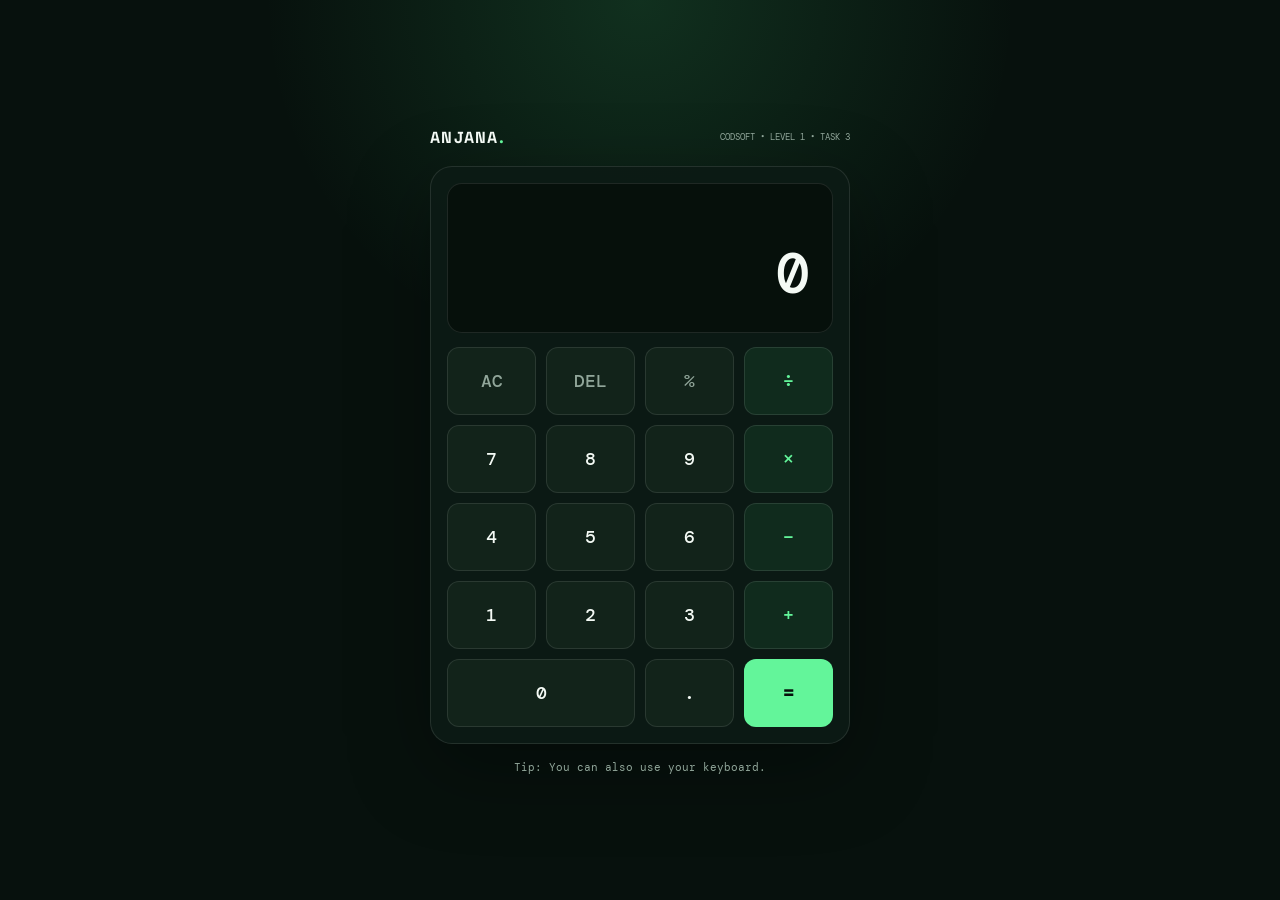
<file: calculator/index.html>
<!DOCTYPE html>
<html lang="en">
<head>
  <meta charset="UTF-8">
  <meta name="viewport" content="width=device-width, initial-scale=1.0">
  <meta name="description" content="Anjana R. - CODSOFT Level 1 Calculator">
  <title>Calculator | Anjana R.</title>
  <link rel="stylesheet" href="style.css">
</head>
<body>
  <main class="page">
    <div class="heading">
      <a href="#" class="brand">ANJANA<span>.</span></a>
      <p>CODSOFT • LEVEL 1 • TASK 3</p>
    </div>

    <section class="calculator" aria-label="Calculator">
      <div class="screen">
        <div id="history" class="history"></div>
        <div id="display" class="display">0</div>
      </div>

      <div class="keys">
        <button class="action" data-action="clear">AC</button>
        <button class="action" data-action="delete">DEL</button>
        <button class="action" data-action="percent">%</button>
        <button class="operator" data-value="÷">÷</button>

        <button data-value="7">7</button>
        <button data-value="8">8</button>
        <button data-value="9">9</button>
        <button class="operator" data-value="×">×</button>

        <button data-value="4">4</button>
        <button data-value="5">5</button>
        <button data-value="6">6</button>
        <button class="operator" data-value="−">−</button>

        <button data-value="1">1</button>
        <button data-value="2">2</button>
        <button data-value="3">3</button>
        <button class="operator" data-value="+">+</button>

        <button class="zero" data-value="0">0</button>
        <button data-value=".">.</button>
        <button class="equals" data-action="calculate">=</button>
      </div>
    </section>

    <p class="hint">Tip: You can also use your keyboard.</p>
  </main>
  <script src="script.js"></script>
</body>
</html>
</file>
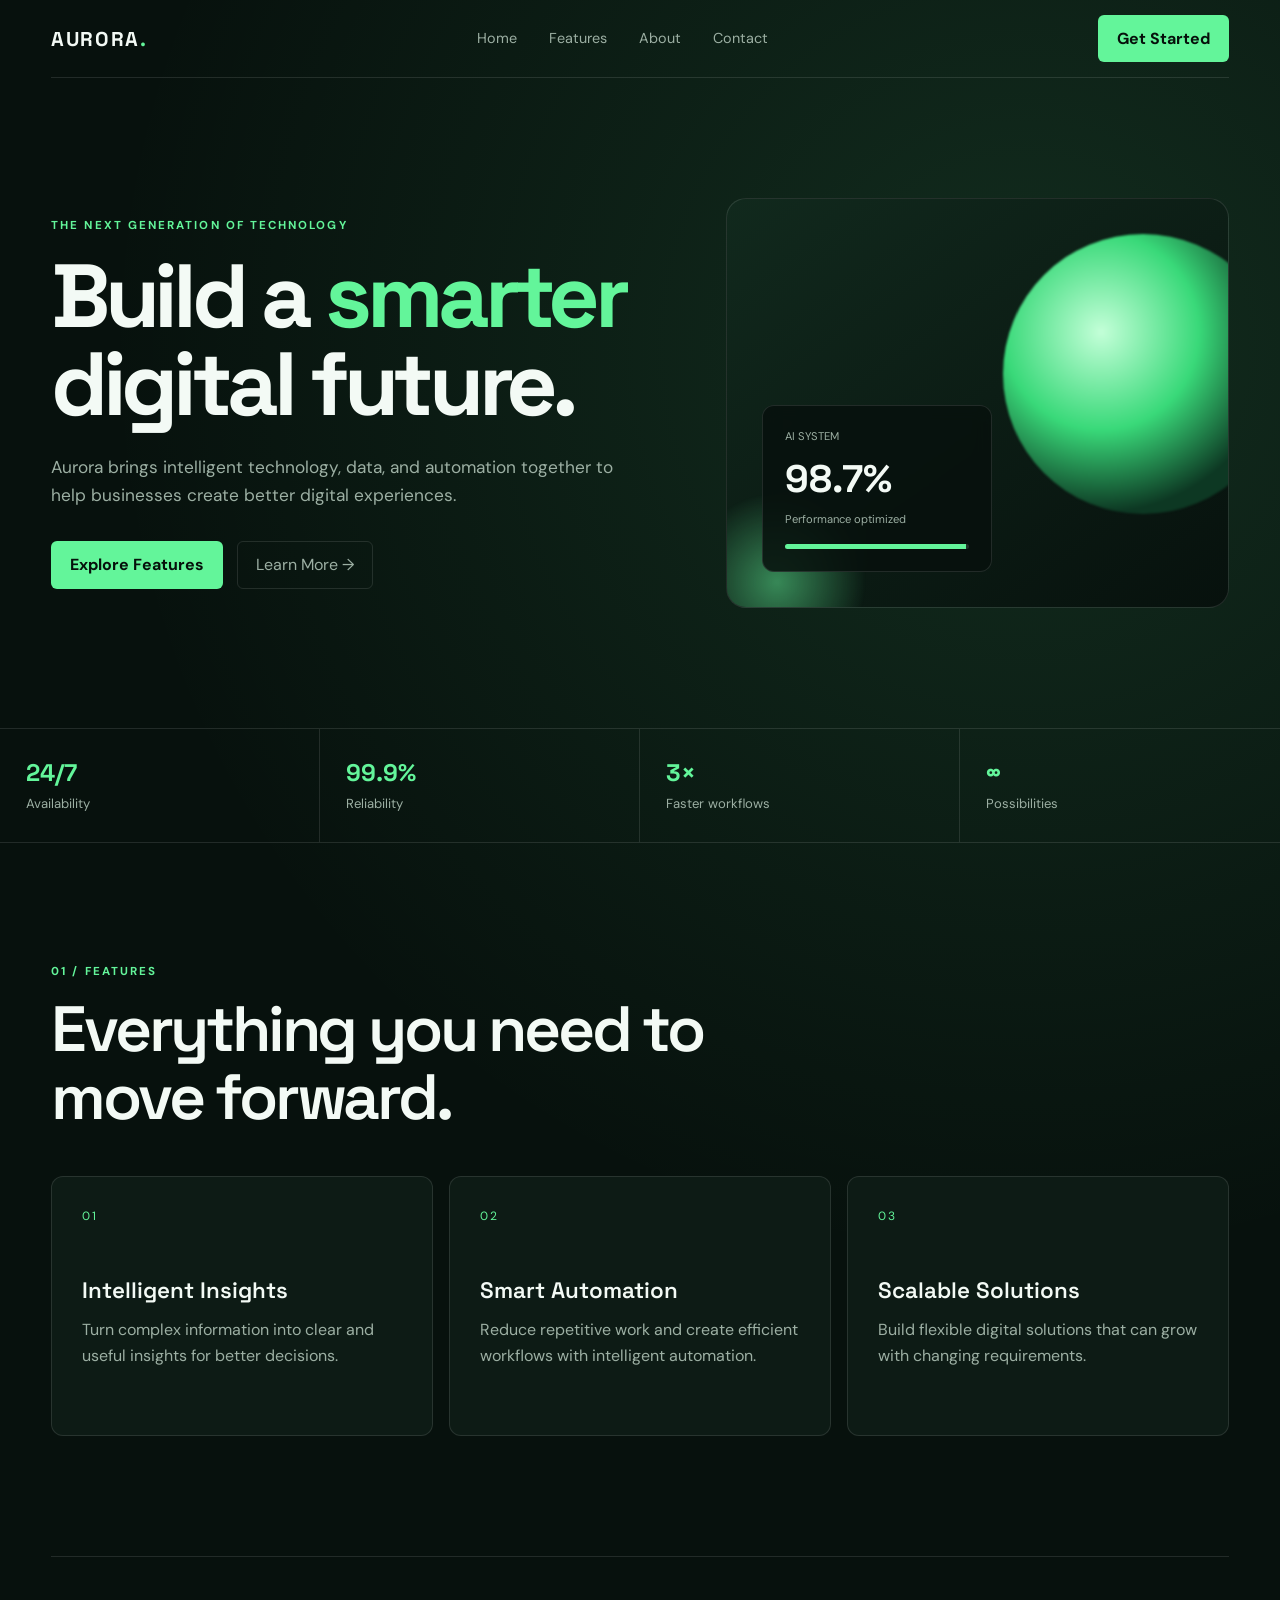
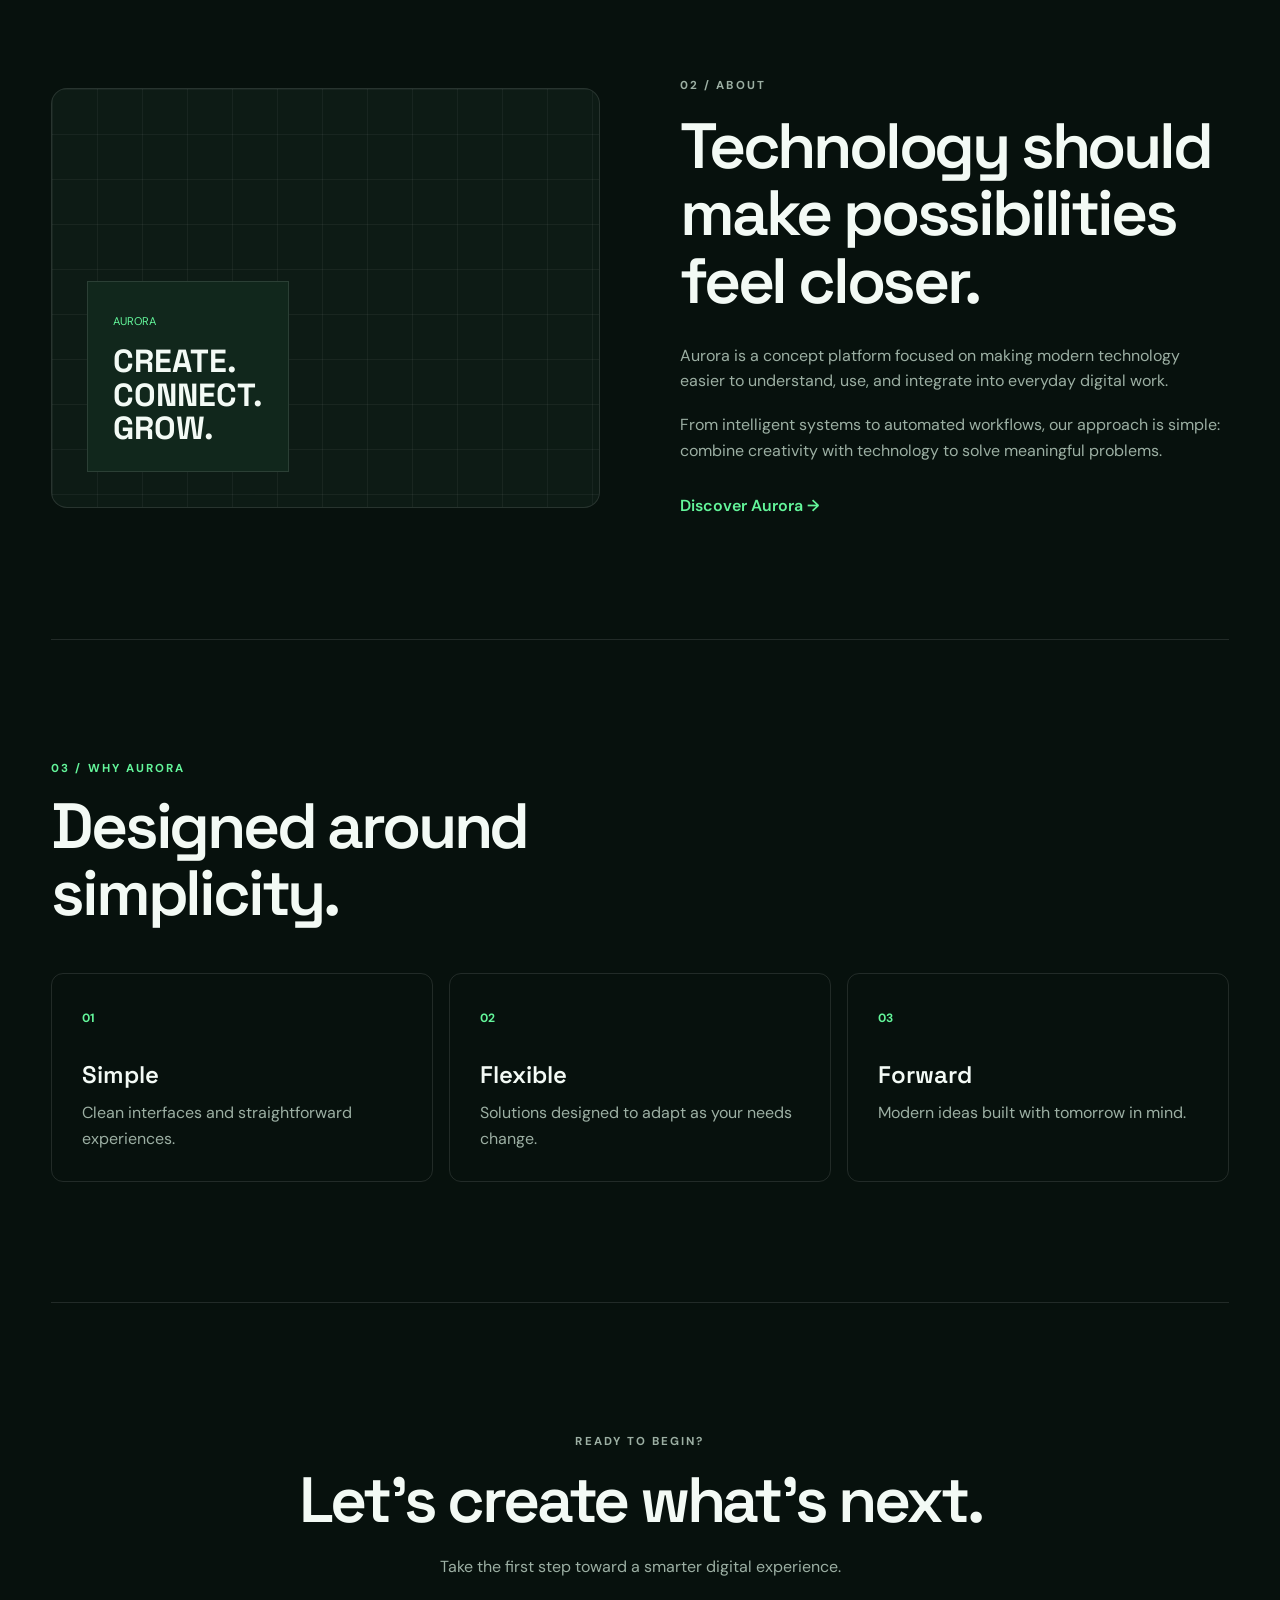
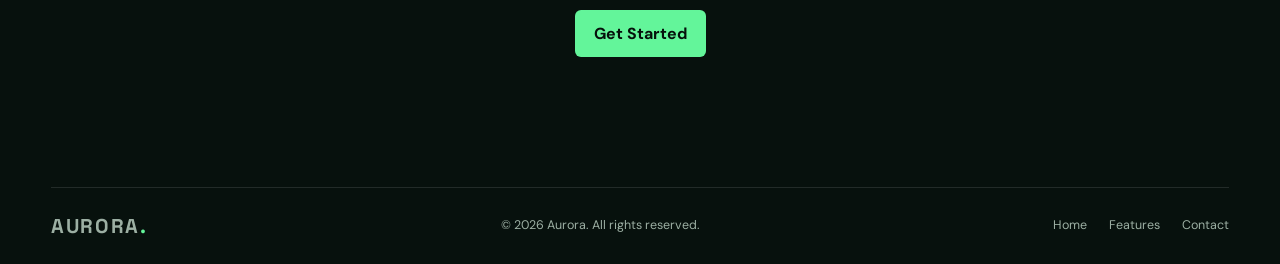
<file: landing-page/index.html>
<!DOCTYPE html>
<html lang="en">
<head>
  <meta charset="UTF-8">
  <meta name="viewport" content="width=device-width, initial-scale=1.0">
  <meta name="description" content="Aurora - AI innovation landing page">
  <title>Aurora | AI Innovation</title>
  <link rel="stylesheet" href="style.css">
</head>
<body>

  <header class="header">
    <a href="#home" class="logo">AURORA<span>.</span></a>

    <nav>
      <a href="#home">Home</a>
      <a href="#features">Features</a>
      <a href="#about">About</a>
      <a href="#contact">Contact</a>
    </nav>

    <a href="#contact" class="nav-button">Get Started</a>
  </header>

  <main>
    <section class="hero" id="home">
      <div class="hero-content">
        <p class="tag">THE NEXT GENERATION OF TECHNOLOGY</p>
        <h1>Build a <span>smarter</span> digital future.</h1>
        <p class="hero-text">
          Aurora brings intelligent technology, data, and automation together
          to help businesses create better digital experiences.
        </p>

        <div class="buttons">
          <a href="#features" class="primary-button">Explore Features</a>
          <a href="#about" class="secondary-button">Learn More →</a>
        </div>
      </div>

      <div class="hero-visual">
        <div class="circle circle-one"></div>
        <div class="circle circle-two"></div>
        <div class="visual-card">
          <span>AI SYSTEM</span>
          <strong>98.7%</strong>
          <small>Performance optimized</small>
          <div class="progress"><div></div></div>
        </div>
      </div>
    </section>

    <section class="numbers">
      <div>
        <strong>24/7</strong>
        <span>Availability</span>
      </div>
      <div>
        <strong>99.9%</strong>
        <span>Reliability</span>
      </div>
      <div>
        <strong>3×</strong>
        <span>Faster workflows</span>
      </div>
      <div>
        <strong>∞</strong>
        <span>Possibilities</span>
      </div>
    </section>

    <section class="section" id="features">
      <div class="section-heading">
        <p class="tag">01 / FEATURES</p>
        <h2>Everything you need to move forward.</h2>
      </div>

      <div class="cards">
        <article class="card">
          <div class="icon">01</div>
          <h3>Intelligent Insights</h3>
          <p>Turn complex information into clear and useful insights for better decisions.</p>
        </article>

        <article class="card">
          <div class="icon">02</div>
          <h3>Smart Automation</h3>
          <p>Reduce repetitive work and create efficient workflows with intelligent automation.</p>
        </article>

        <article class="card">
          <div class="icon">03</div>
          <h3>Scalable Solutions</h3>
          <p>Build flexible digital solutions that can grow with changing requirements.</p>
        </article>
      </div>
    </section>

    <section class="about section" id="about">
      <div class="about-visual">
        <div class="grid-pattern"></div>
        <div class="about-box">
          <span>AURORA</span>
          <strong>CREATE.<br>CONNECT.<br>GROW.</strong>
        </div>
      </div>

      <div class="about-content">
        <p class="tag">02 / ABOUT</p>
        <h2>Technology should make possibilities feel closer.</h2>
        <p>
          Aurora is a concept platform focused on making modern technology
          easier to understand, use, and integrate into everyday digital work.
        </p>
        <p>
          From intelligent systems to automated workflows, our approach is
          simple: combine creativity with technology to solve meaningful problems.
        </p>
        <a href="#contact" class="text-link">Discover Aurora →</a>
      </div>
    </section>

    <section class="section why">
      <div class="section-heading">
        <p class="tag">03 / WHY AURORA</p>
        <h2>Designed around simplicity.</h2>
      </div>

      <div class="why-grid">
        <div>
          <strong>01</strong>
          <h3>Simple</h3>
          <p>Clean interfaces and straightforward experiences.</p>
        </div>
        <div>
          <strong>02</strong>
          <h3>Flexible</h3>
          <p>Solutions designed to adapt as your needs change.</p>
        </div>
        <div>
          <strong>03</strong>
          <h3>Forward</h3>
          <p>Modern ideas built with tomorrow in mind.</p>
        </div>
      </div>
    </section>

    <section class="contact" id="contact">
      <p class="tag">READY TO BEGIN?</p>
      <h2>Let's create what's next.</h2>
      <p>Take the first step toward a smarter digital experience.</p>
      <a href="mailto:hello@aurora.example" class="primary-button">Get Started</a>
    </section>
  </main>

  <footer>
    <div class="footer-logo">AURORA<span>.</span></div>
    <p>© 2026 Aurora. All rights reserved.</p>
    <div class="footer-links">
      <a href="#home">Home</a>
      <a href="#features">Features</a>
      <a href="#contact">Contact</a>
    </div>
  </footer>

</body>
</html>
</file>
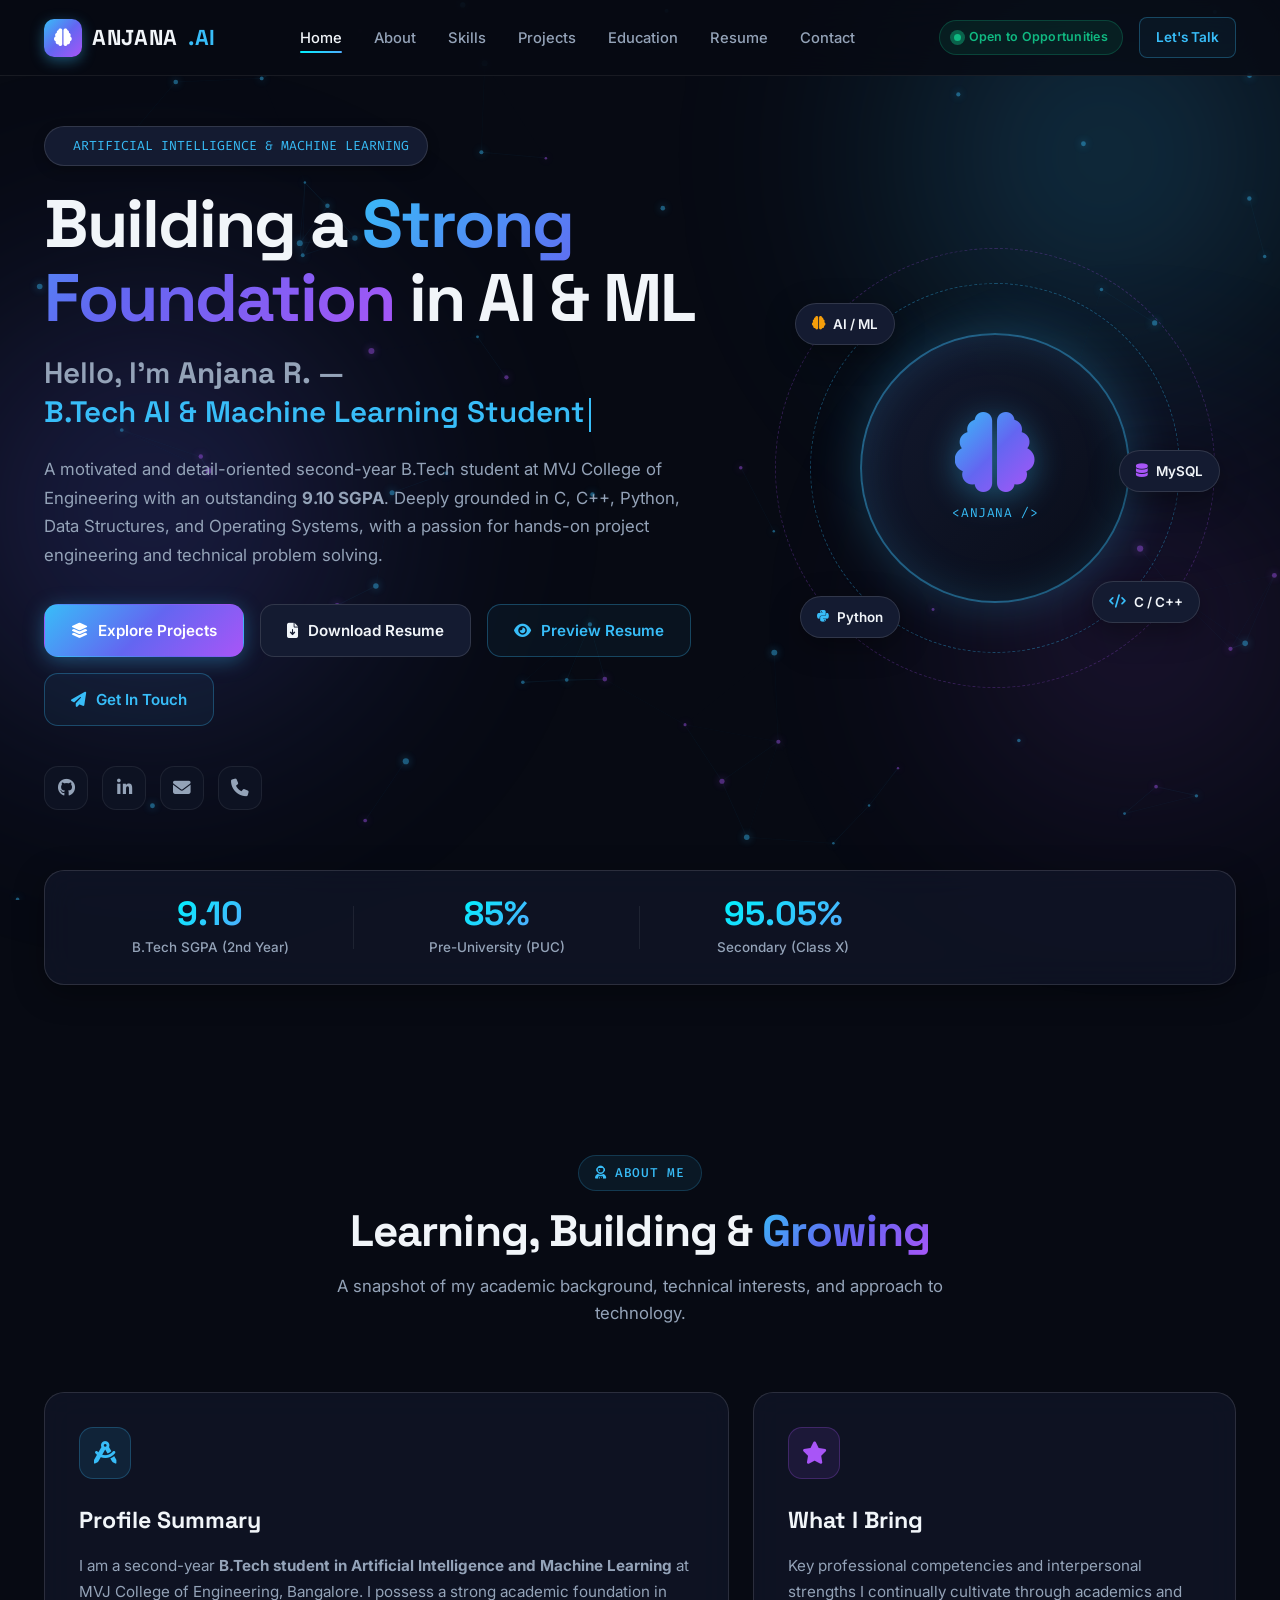
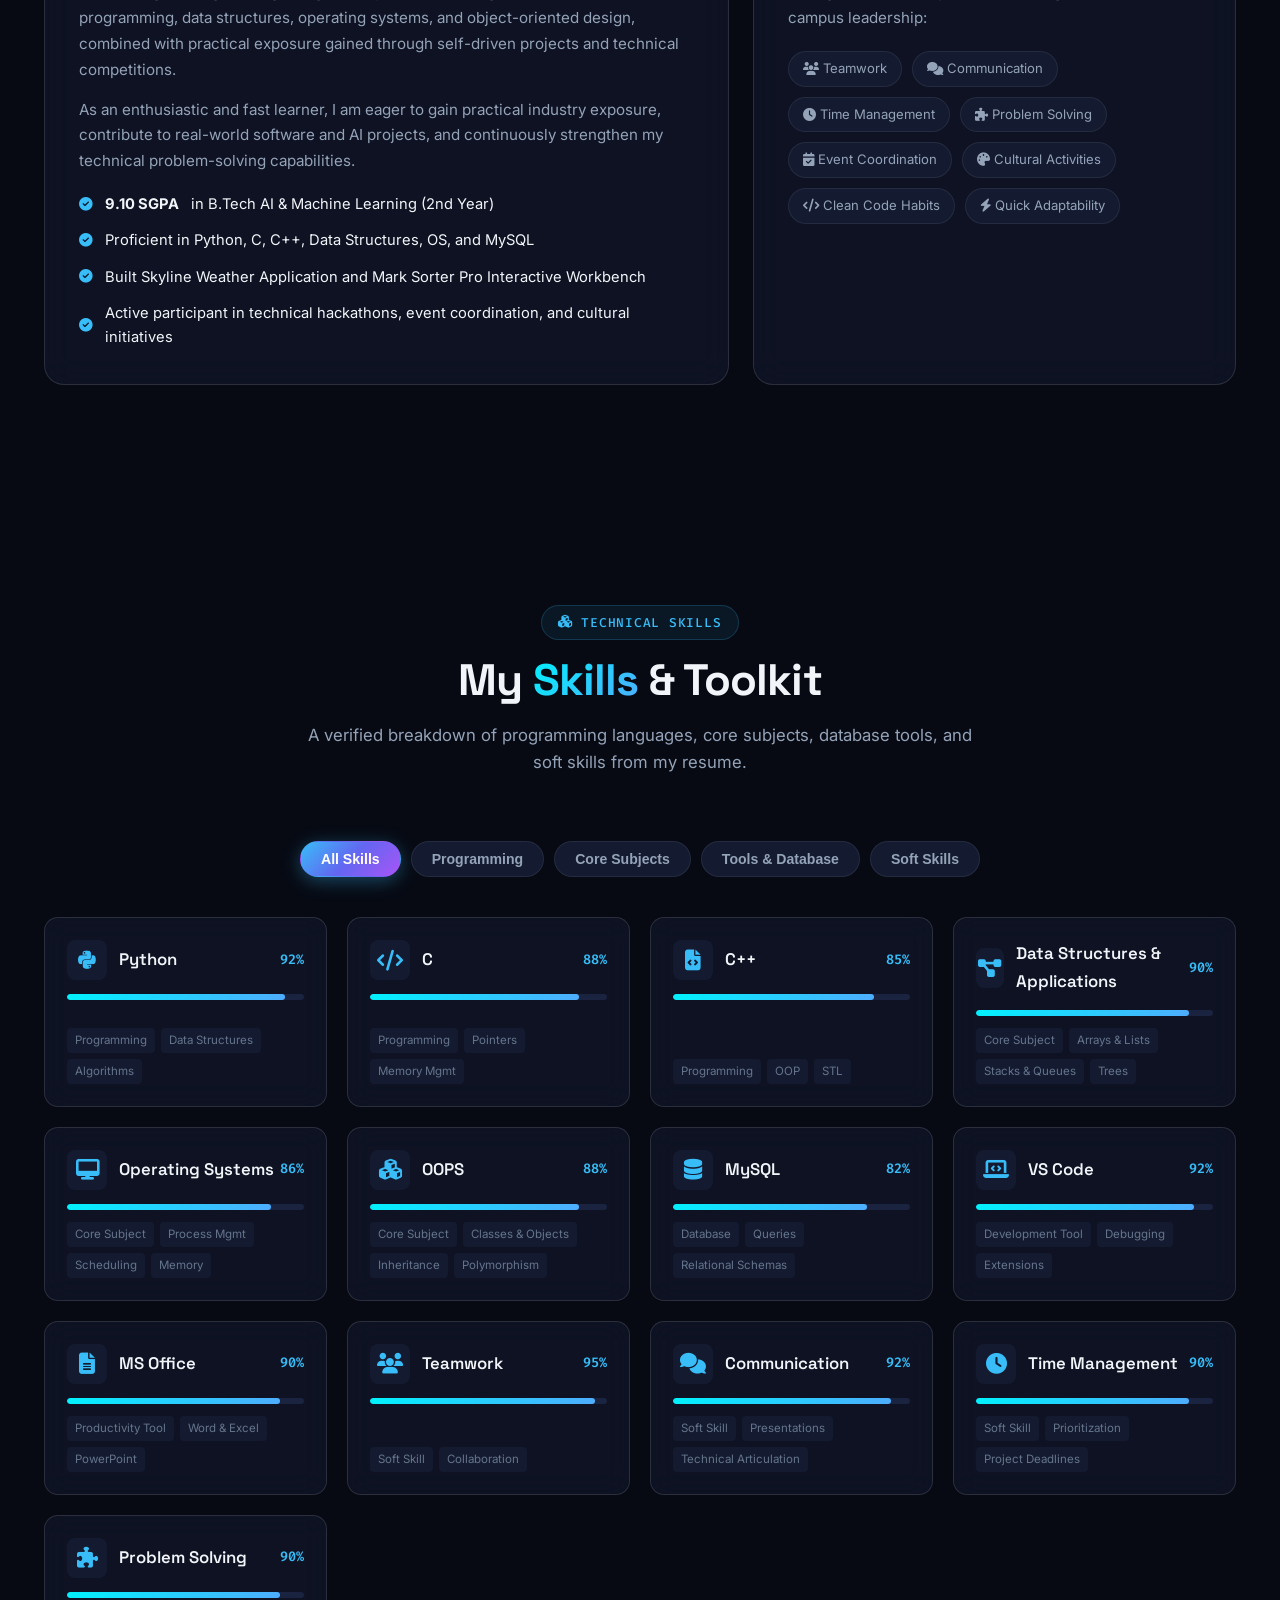
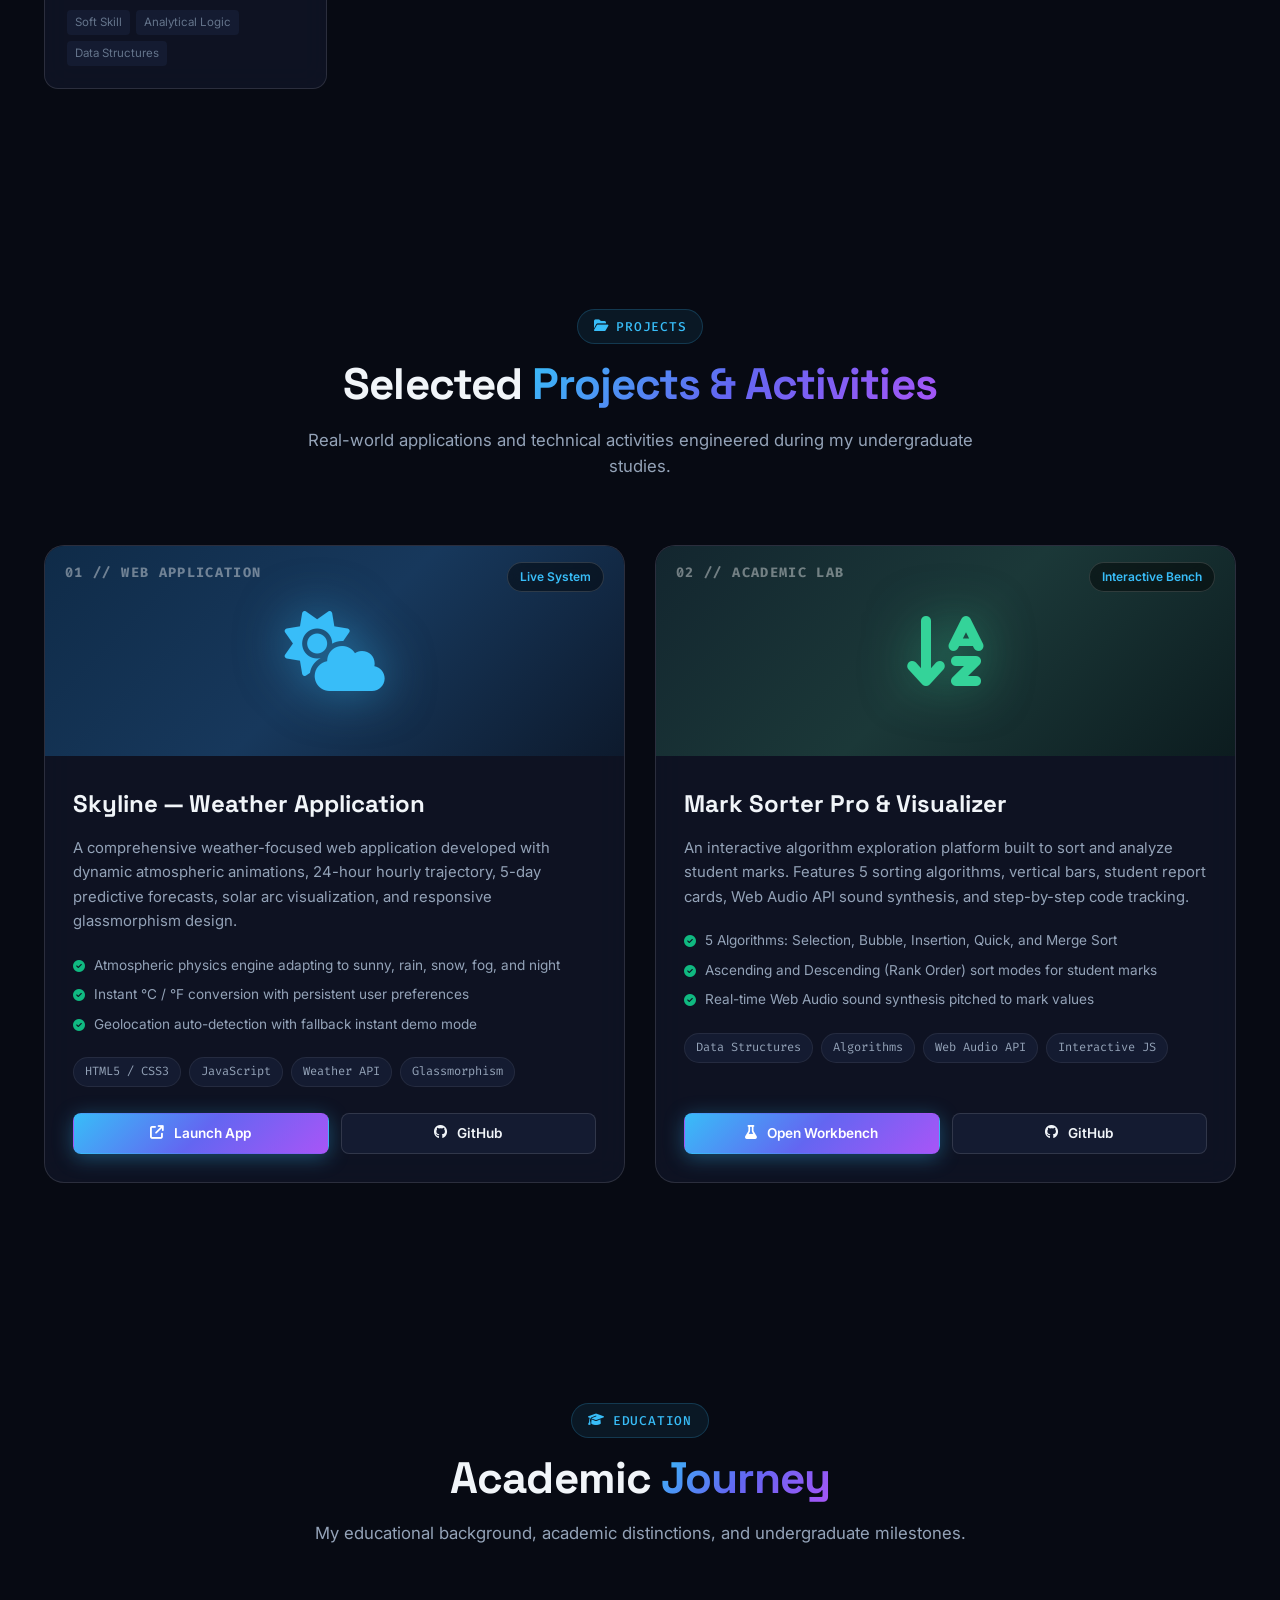
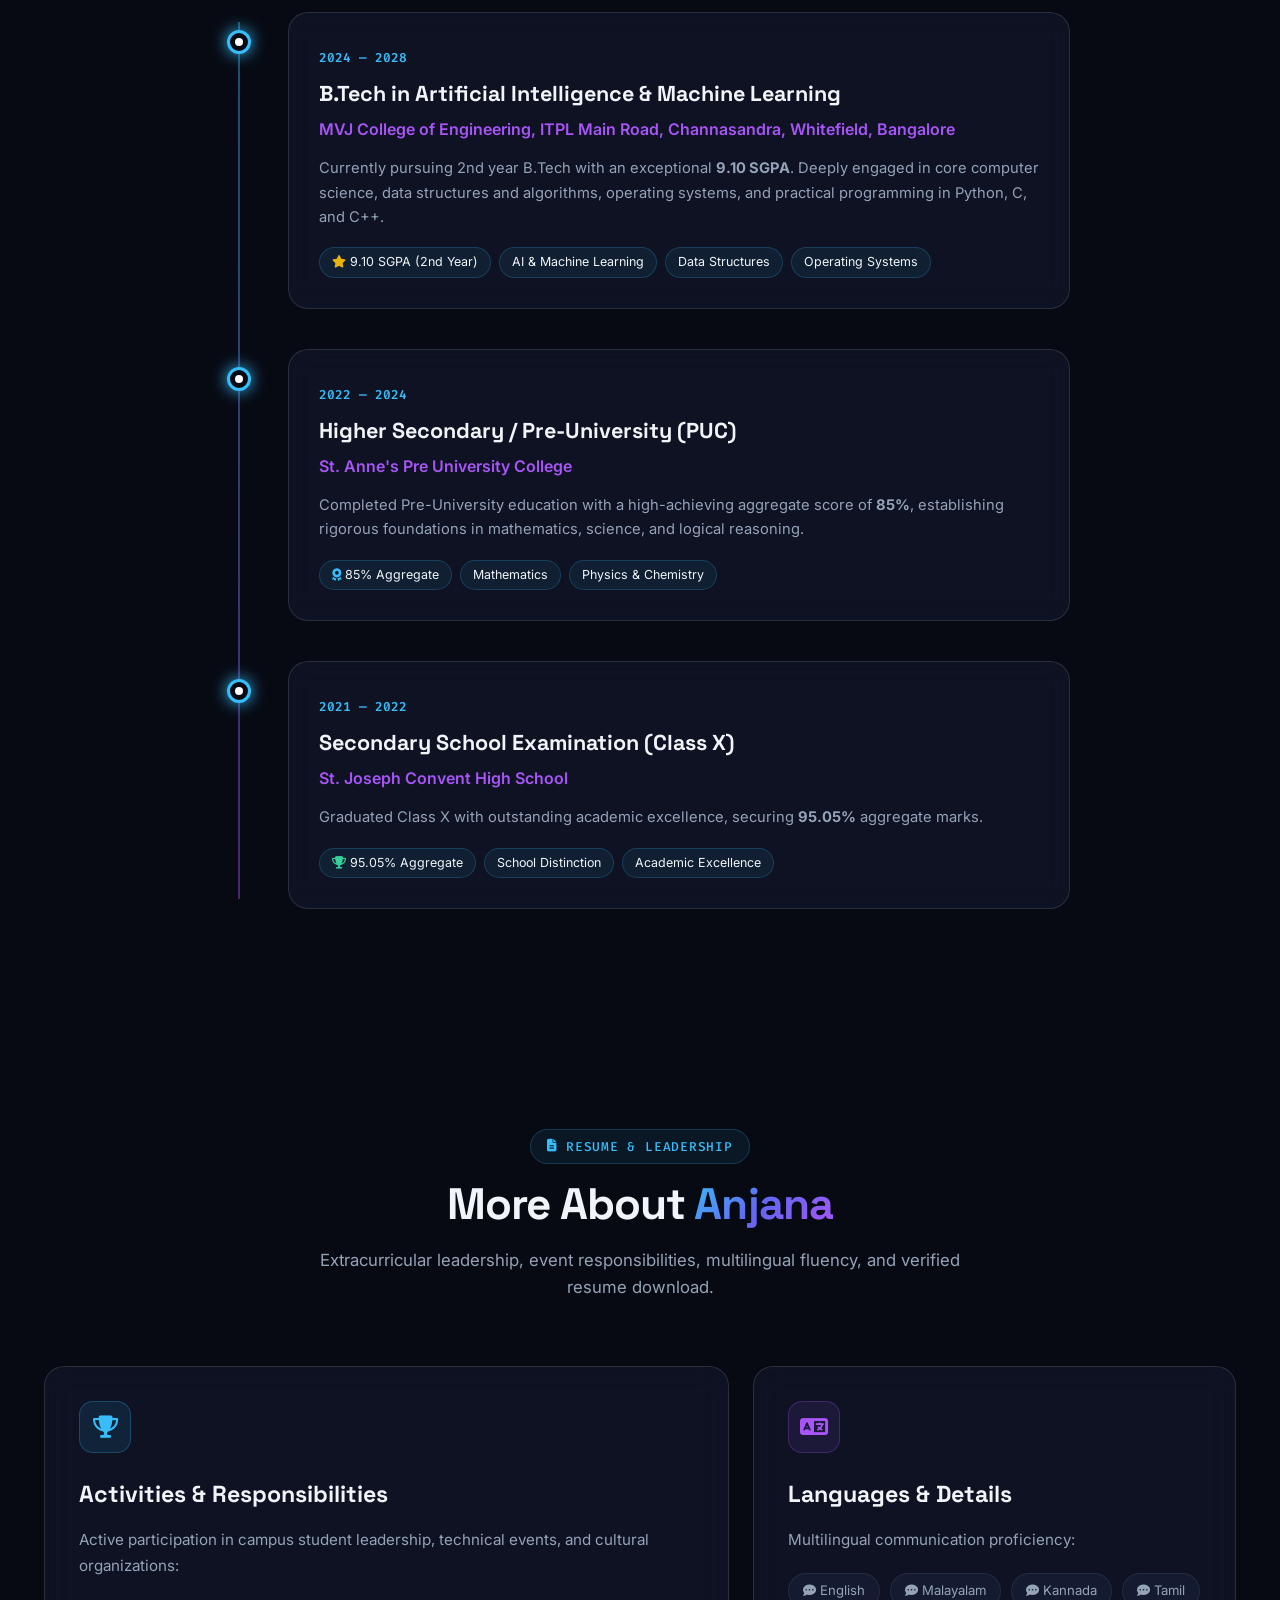
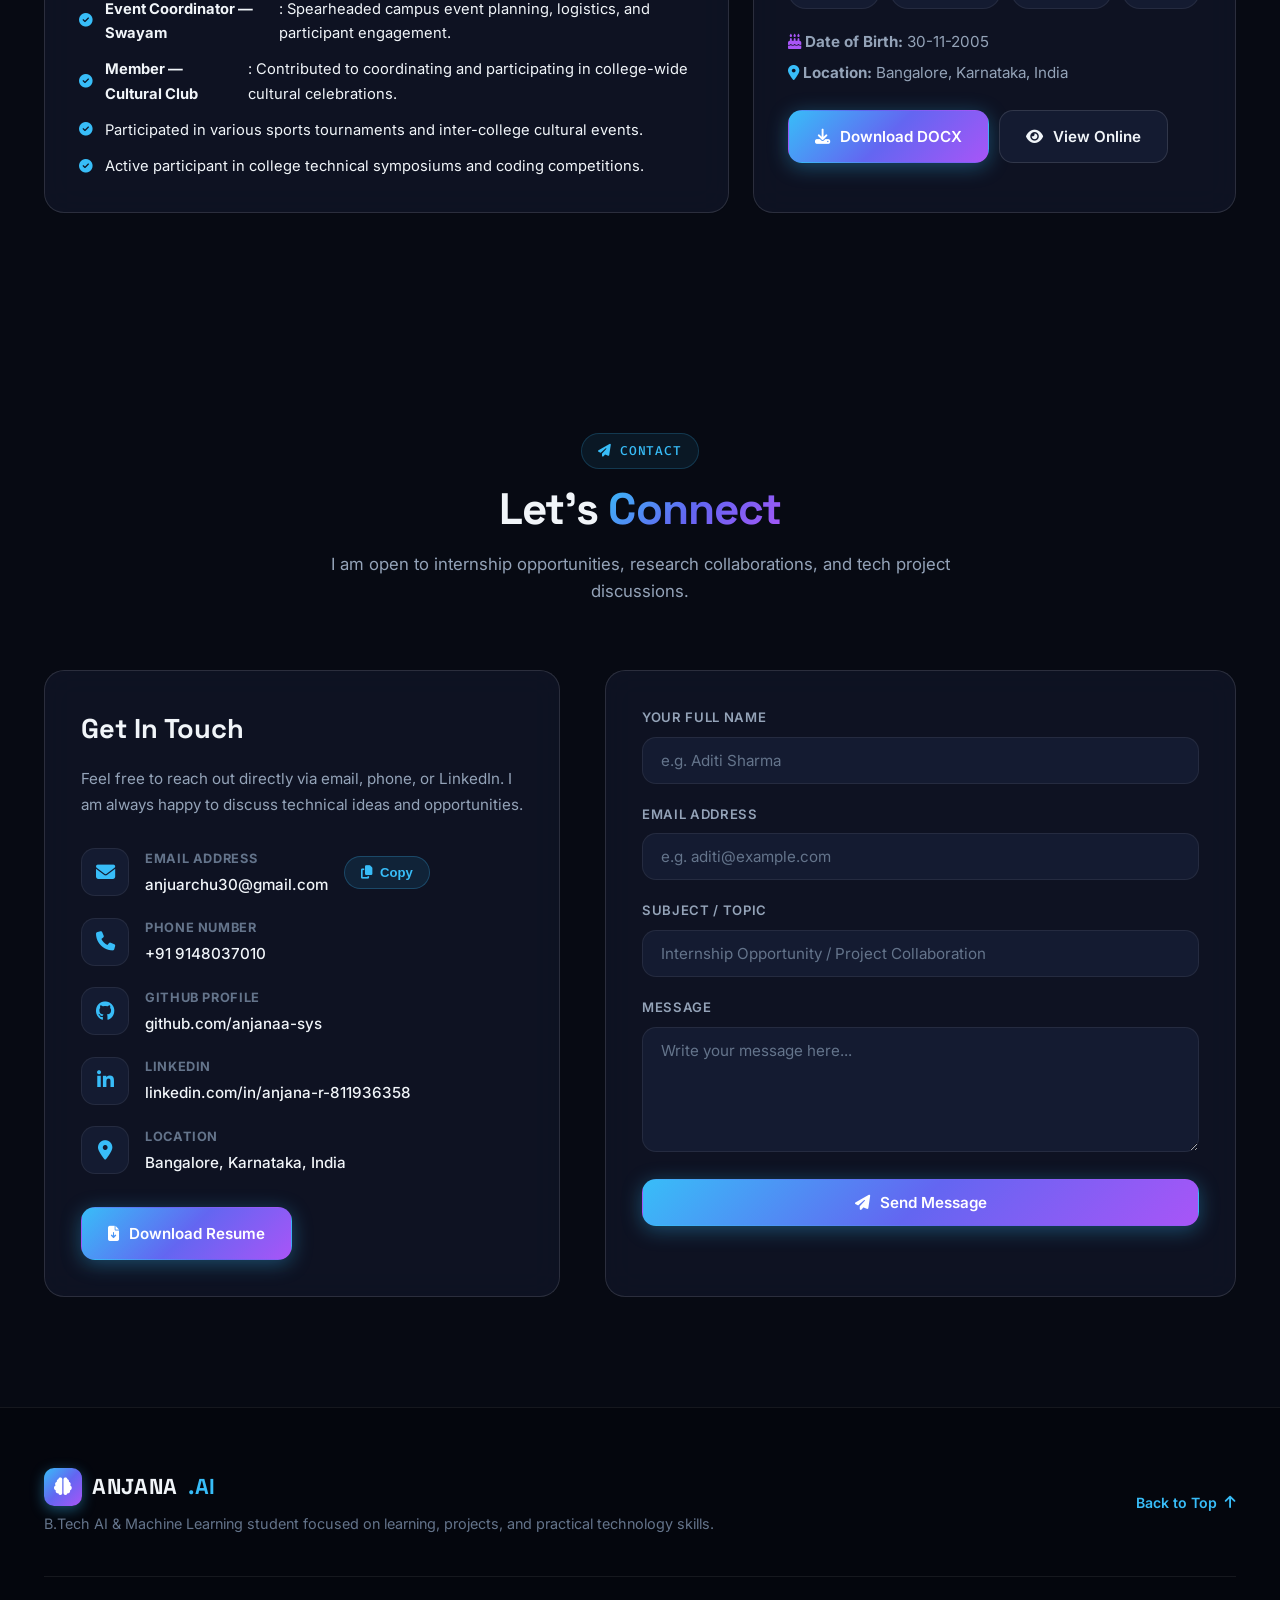
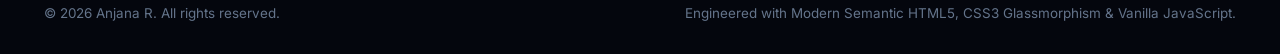
<file: Task-1-Portfolio/index.html>
<!DOCTYPE html>

<html lang="en">
<head>
<meta charset="utf-8"/>
<meta content="width=device-width, initial-scale=1.0" name="viewport"/>
<title>Anjana R. | B.Tech AI &amp; Machine Learning Student Portfolio</title>
<meta content="Portfolio of Anjana R., a 2nd year B.Tech Artificial Intelligence and Machine Learning student at MVJ College of Engineering with a 9.10 SGPA." name="description"/>
<meta content="Anjana R, AI and Machine Learning, B.Tech, Python, C, C++, MySQL, Skyline Weather, Mark Sorter, Bangalore" name="keywords"/>
<meta content="Anjana R." name="author"/>
<meta content="#070a13" name="theme-color"/>
<!-- Open Graph / Social Meta -->
<meta content="Anjana R. | B.Tech AI &amp; Machine Learning Student" property="og:title"/>
<meta content="Explore Anjana R's projects, technical skills, academic journey, and algorithm workbench." property="og:description"/>
<meta content="website" property="og:type"/>
<!-- Favicon -->
<link href="data:image/svg+xml,&lt;svg xmlns='http://www.w3.org/2000/svg' viewBox='0 0 100 100'&gt;&lt;text y='.9em' font-size='90'&gt;🧠&lt;/text&gt;&lt;/svg&gt;" rel="icon" type="image/svg+xml"/>
<!-- Google Fonts & Font Awesome 6 -->
<link href="https://fonts.googleapis.com" rel="preconnect"/>
<link crossorigin="" href="https://fonts.gstatic.com" rel="preconnect"/>
<link href="https://cdnjs.cloudflare.com/ajax/libs/font-awesome/6.5.0/css/all.min.css" rel="stylesheet"/>
<!-- Core Stylesheet -->
<link href="style.css" rel="stylesheet"/>
</head>
<body>
<!-- Ambient Glow Background Orbs -->
<div class="bg-glow-orb orb-1"></div>
<div class="bg-glow-orb orb-2"></div>
<div class="bg-glow-orb orb-3"></div>
<!-- Interactive Neural Synapse Canvas -->
<canvas id="neural-canvas"></canvas>
<!-- ================= NAVBAR ================= -->
<header class="navbar">
<div class="container nav-container">
<a aria-label="Anjana Home" class="logo" href="#home">
<div class="logo-icon"><i class="fas fa-brain"></i></div>
        ANJANA<span>.AI</span>
</a>
<nav aria-label="Primary Navigation">
<ul class="nav-links">
<li><a class="active" href="#home">Home</a></li>
<li><a href="#about">About</a></li>
<li><a href="#skills">Skills</a></li>
<li><a href="#projects">Projects</a></li>
<li><a href="#education">Education</a></li>
<li><a href="#resume">Resume</a></li>
<li><a href="#contact">Contact</a></li>
</ul>
</nav>
<div class="nav-actions">
<div class="status-badge" title="Open to internships, research roles and tech projects">
<span class="pulse-dot"></span>
<span>Open to Opportunities</span>
</div>
<a class="btn btn-outline btn-sm" href="#contact">Let's Talk</a>
<button aria-expanded="false" aria-label="Toggle navigation menu" class="mobile-toggle">
<i class="fas fa-bars"></i>
</button>
</div>
</div>
</header>
<!-- ================= HERO SECTION ================= -->
<section class="hero" id="home">
<div class="container">
<div class="hero-grid">
<div class="hero-content">
<div class="hero-badge">
<i class="fas fa-sparkles"></i>
<span>ARTIFICIAL INTELLIGENCE &amp; MACHINE LEARNING</span>
</div>
<h1 class="hero-title">
            Building a <span class="text-gradient">Strong Foundation</span> in AI &amp; ML
          </h1>
<div class="hero-subtitle">
            Hello, I'm <strong>Anjana R.</strong> — <br/>
<span class="typing-role">B.Tech AI &amp; Machine Learning Student</span><span class="typing-cursor"></span>
</div>
<p class="hero-desc">
            A motivated and detail-oriented second-year B.Tech student at MVJ College of Engineering with an outstanding
            <strong>9.10 SGPA</strong>. Deeply grounded in C, C++, Python, Data Structures, and Operating Systems,
            with a passion for hands-on project engineering and technical problem solving.
          </p>
<div class="hero-buttons">
<a class="btn btn-primary" href="#projects">
<i class="fas fa-layer-group"></i> Explore Projects
            </a>
<a class="btn btn-secondary" download="Anjana_R_Resume.docx" href="Anjana_R_Resume.docx">
<i class="fas fa-file-arrow-down"></i> Download Resume
            </a>
<button class="btn btn-outline open-resume-modal" type="button">
<i class="fas fa-eye"></i> Preview Resume
            </button>
<a class="btn btn-outline" href="#contact">
<i class="fas fa-paper-plane"></i> Get In Touch
            </a>
</div>
<div class="hero-socials">
<a class="social-link" href="https://github.com/anjanaa-sys" rel="noopener noreferrer" target="_blank" title="GitHub Profile">
<i class="fab fa-github"></i>
</a>
<a class="social-link" href="https://www.linkedin.com/in/anjana-r-811936358/" rel="noopener noreferrer" target="_blank" title="LinkedIn Profile">
<i class="fab fa-linkedin-in"></i>
</a>
<a class="social-link" href="mailto:anjuarchu30@gmail.com" title="Direct Email">
<i class="fas fa-envelope"></i>
</a>
<a class="social-link" href="tel:+919148037010" title="Phone">
<i class="fas fa-phone"></i>
</a>
</div>
</div>
<div class="hero-visual">
<div class="avatar-container" data-tilt="">
<div class="orbital-ring ring-1"></div>
<div class="orbital-ring ring-2"></div>
<div class="avatar-core">
<i class="fas fa-brain neural-avatar-icon"></i>
<span class="avatar-caption">&lt;ANJANA /&gt;</span>
</div>
<div class="floating-chip chip-ai"><i class="fas fa-brain"></i><span>AI / ML</span></div>
<div class="floating-chip chip-code"><i class="fas fa-code"></i><span>C / C++</span></div>
<div class="floating-chip chip-ml"><i class="fas fa-database"></i><span>MySQL</span></div>
<div class="floating-chip chip-python"><i class="fab fa-python"></i><span>Python</span></div>
</div>
</div>
</div>
<!-- Animated Hero Telemetry Banner -->
<div class="hero-stats-banner">
<div class="stat-item">
<span class="stat-num" data-suffix="" data-target="9.10">9.10</span>
<span class="stat-label">B.Tech SGPA (2nd Year)</span>
</div>
<div class="stat-item">
<span class="stat-num" data-suffix="%" data-target="85">85%</span>
<span class="stat-label">Pre-University (PUC)</span>
</div>
<div class="stat-item">
<span class="stat-num" data-suffix="%" data-target="95.05">95.05%</span>
<span class="stat-label">Secondary (Class X)</span>
</div>

</div>
</div>
</section>
<!-- ================= ABOUT SECTION (BENTO GRID) ================= -->
<section class="section" id="about">
<div class="container">
<div class="section-header">
<span class="section-tag"><i class="fas fa-user-astronaut"></i> About Me</span>
<h2 class="section-title">Learning, Building &amp; <span class="text-gradient">Growing</span></h2>
<p class="section-subtitle">A snapshot of my academic background, technical interests, and approach to technology.</p>
</div>
<div class="bento-grid">
<div class="bento-card bento-main" data-tilt="">
<div class="card-icon-wrap"><i class="fas fa-compass-drafting"></i></div>
<h3>Profile Summary</h3>
<p>
            I am a second-year <strong>B.Tech student in Artificial Intelligence and Machine Learning</strong> at MVJ College of Engineering, Bangalore.
            I possess a strong academic foundation in programming, data structures, operating systems, and object-oriented design,
            combined with practical exposure gained through self-driven projects and technical competitions.
          </p>
<p style="margin-top:14px;">
            As an enthusiastic and fast learner, I am eager to gain practical industry exposure, contribute to real-world software and AI projects,
            and continuously strengthen my technical problem-solving capabilities.
          </p>
<ul class="pillar-list">
<li><i class="fas fa-circle-check"></i> <strong>9.10 SGPA</strong> in B.Tech AI &amp; Machine Learning (2nd Year)</li>
<li><i class="fas fa-circle-check"></i> Proficient in Python, C, C++, Data Structures, OS, and MySQL</li>
<li><i class="fas fa-circle-check"></i> Built Skyline Weather Application and Mark Sorter Pro Interactive Workbench</li>
<li><i class="fas fa-circle-check"></i> Active participant in technical hackathons, event coordination, and cultural initiatives</li>
</ul>
</div>
<div class="bento-card bento-side" data-tilt="">
<div class="card-icon-wrap purple"><i class="fas fa-star"></i></div>
<h3>What I Bring</h3>
<p>Key professional competencies and interpersonal strengths I continually cultivate through academics and campus leadership:</p>
<div class="interest-chips">
<span class="interest-chip"><i class="fas fa-users"></i> Teamwork</span>
<span class="interest-chip"><i class="fas fa-comments"></i> Communication</span>
<span class="interest-chip"><i class="fas fa-clock"></i> Time Management</span>
<span class="interest-chip"><i class="fas fa-puzzle-piece"></i> Problem Solving</span>
<span class="interest-chip"><i class="fas fa-calendar-check"></i> Event Coordination</span>
<span class="interest-chip"><i class="fas fa-palette"></i> Cultural Activities</span>
<span class="interest-chip"><i class="fas fa-code"></i> Clean Code Habits</span>
<span class="interest-chip"><i class="fas fa-bolt"></i> Quick Adaptability</span>
</div>
</div>
</div>
</div>
</section>
<!-- ================= SKILLS MATRIX SECTION ================= -->
<section class="section" id="skills">
<div class="container">
<div class="section-header">
<span class="section-tag"><i class="fas fa-cubes"></i> Technical Skills</span>
<h2 class="section-title">My <span class="text-gradient-cyan">Skills</span> &amp; Toolkit</h2>
<p class="section-subtitle">A verified breakdown of programming languages, core subjects, database tools, and soft skills from my resume.</p>
</div>
<div class="skills-controls">
<button class="filter-btn active" data-filter="all">All Skills</button>
<button class="filter-btn" data-filter="lang">Programming</button>
<button class="filter-btn" data-filter="core">Core Subjects</button>
<button class="filter-btn" data-filter="webdb">Tools &amp; Database</button>
<button class="filter-btn" data-filter="soft">Soft Skills</button>
</div>
<div class="skills-grid">
<!-- Python -->
<div class="skill-card" data-category="lang">
<div class="skill-top">
<div class="skill-info">
<div class="skill-icon"><i class="fab fa-python"></i></div>
<h3 class="skill-name">Python</h3>
</div>
<span class="skill-pct">92%</span>
</div>
<div class="meter-track"><div class="meter-fill" style="width: 92%;"></div></div>
<div class="skill-tags">
<span class="skill-subtag">Programming</span>
<span class="skill-subtag">Data Structures</span>
<span class="skill-subtag">Algorithms</span>
</div>
</div>
<!-- C -->
<div class="skill-card" data-category="lang">
<div class="skill-top">
<div class="skill-info">
<div class="skill-icon"><i class="fas fa-code"></i></div>
<h3 class="skill-name">C</h3>
</div>
<span class="skill-pct">88%</span>
</div>
<div class="meter-track"><div class="meter-fill" style="width: 88%;"></div></div>
<div class="skill-tags">
<span class="skill-subtag">Programming</span>
<span class="skill-subtag">Pointers</span>
<span class="skill-subtag">Memory Mgmt</span>
</div>
</div>
<!-- C++ -->
<div class="skill-card" data-category="lang">
<div class="skill-top">
<div class="skill-info">
<div class="skill-icon"><i class="fas fa-file-code"></i></div>
<h3 class="skill-name">C++</h3>
</div>
<span class="skill-pct">85%</span>
</div>
<div class="meter-track"><div class="meter-fill" style="width: 85%;"></div></div>
<div class="skill-tags">
<span class="skill-subtag">Programming</span>
<span class="skill-subtag">OOP</span>
<span class="skill-subtag">STL</span>
</div>
</div>
<!-- Data Structures and Applications -->
<div class="skill-card" data-category="core">
<div class="skill-top">
<div class="skill-info">
<div class="skill-icon"><i class="fas fa-diagram-project"></i></div>
<h3 class="skill-name">Data Structures &amp; Applications</h3>
</div>
<span class="skill-pct">90%</span>
</div>
<div class="meter-track"><div class="meter-fill" style="width: 90%;"></div></div>
<div class="skill-tags">
<span class="skill-subtag">Core Subject</span>
<span class="skill-subtag">Arrays &amp; Lists</span>
<span class="skill-subtag">Stacks &amp; Queues</span>
<span class="skill-subtag">Trees</span>
</div>
</div>
<!-- Operating Systems -->
<div class="skill-card" data-category="core">
<div class="skill-top">
<div class="skill-info">
<div class="skill-icon"><i class="fas fa-desktop"></i></div>
<h3 class="skill-name">Operating Systems</h3>
</div>
<span class="skill-pct">86%</span>
</div>
<div class="meter-track"><div class="meter-fill" style="width: 86%;"></div></div>
<div class="skill-tags">
<span class="skill-subtag">Core Subject</span>
<span class="skill-subtag">Process Mgmt</span>
<span class="skill-subtag">Scheduling</span>
<span class="skill-subtag">Memory</span>
</div>
</div>
<!-- OOPS -->
<div class="skill-card" data-category="core">
<div class="skill-top">
<div class="skill-info">
<div class="skill-icon"><i class="fas fa-cubes"></i></div>
<h3 class="skill-name">OOPS</h3>
</div>
<span class="skill-pct">88%</span>
</div>
<div class="meter-track"><div class="meter-fill" style="width: 88%;"></div></div>
<div class="skill-tags">
<span class="skill-subtag">Core Subject</span>
<span class="skill-subtag">Classes &amp; Objects</span>
<span class="skill-subtag">Inheritance</span>
<span class="skill-subtag">Polymorphism</span>
</div>
</div>
<!-- MySQL -->
<div class="skill-card" data-category="webdb">
<div class="skill-top">
<div class="skill-info">
<div class="skill-icon"><i class="fas fa-database"></i></div>
<h3 class="skill-name">MySQL</h3>
</div>
<span class="skill-pct">82%</span>
</div>
<div class="meter-track"><div class="meter-fill" style="width: 82%;"></div></div>
<div class="skill-tags">
<span class="skill-subtag">Database</span>
<span class="skill-subtag">Queries</span>
<span class="skill-subtag">Relational Schemas</span>
</div>
</div>
<!-- VS Code -->
<div class="skill-card" data-category="webdb">
<div class="skill-top">
<div class="skill-info">
<div class="skill-icon"><i class="fas fa-laptop-code"></i></div>
<h3 class="skill-name">VS Code</h3>
</div>
<span class="skill-pct">92%</span>
</div>
<div class="meter-track"><div class="meter-fill" style="width: 92%;"></div></div>
<div class="skill-tags">
<span class="skill-subtag">Development Tool</span>
<span class="skill-subtag">Debugging</span>
<span class="skill-subtag">Extensions</span>
</div>
</div>
<!-- MS Office -->
<div class="skill-card" data-category="webdb">
<div class="skill-top">
<div class="skill-info">
<div class="skill-icon"><i class="fas fa-file-lines"></i></div>
<h3 class="skill-name">MS Office</h3>
</div>
<span class="skill-pct">90%</span>
</div>
<div class="meter-track"><div class="meter-fill" style="width: 90%;"></div></div>
<div class="skill-tags">
<span class="skill-subtag">Productivity Tool</span>
<span class="skill-subtag">Word &amp; Excel</span>
<span class="skill-subtag">PowerPoint</span>
</div>
</div>
<!-- Teamwork -->
<div class="skill-card" data-category="soft">
<div class="skill-top">
<div class="skill-info">
<div class="skill-icon"><i class="fas fa-users"></i></div>
<h3 class="skill-name">Teamwork</h3>
</div>
<span class="skill-pct">95%</span>
</div>
<div class="meter-track"><div class="meter-fill" style="width: 95%;"></div></div>
<div class="skill-tags">
<span class="skill-subtag">Soft Skill</span>
<span class="skill-subtag">Collaboration</span>

</div>
</div>
<!-- Communication -->
<div class="skill-card" data-category="soft">
<div class="skill-top">
<div class="skill-info">
<div class="skill-icon"><i class="fas fa-comments"></i></div>
<h3 class="skill-name">Communication</h3>
</div>
<span class="skill-pct">92%</span>
</div>
<div class="meter-track"><div class="meter-fill" style="width: 92%;"></div></div>
<div class="skill-tags">
<span class="skill-subtag">Soft Skill</span>
<span class="skill-subtag">Presentations</span>
<span class="skill-subtag">Technical Articulation</span>
</div>
</div>
<!-- Time Management -->
<div class="skill-card" data-category="soft">
<div class="skill-top">
<div class="skill-info">
<div class="skill-icon"><i class="fas fa-clock"></i></div>
<h3 class="skill-name">Time Management</h3>
</div>
<span class="skill-pct">90%</span>
</div>
<div class="meter-track"><div class="meter-fill" style="width: 90%;"></div></div>
<div class="skill-tags">
<span class="skill-subtag">Soft Skill</span>
<span class="skill-subtag">Prioritization</span>
<span class="skill-subtag">Project Deadlines</span>
</div>
</div>
<!-- Problem Solving -->
<div class="skill-card" data-category="soft">
<div class="skill-top">
<div class="skill-info">
<div class="skill-icon"><i class="fas fa-puzzle-piece"></i></div>
<h3 class="skill-name">Problem Solving</h3>
</div>
<span class="skill-pct">90%</span>
</div>
<div class="meter-track"><div class="meter-fill" style="width: 90%;"></div></div>
<div class="skill-tags">
<span class="skill-subtag">Soft Skill</span>
<span class="skill-subtag">Analytical Logic</span>
<span class="skill-subtag">Data Structures</span>
</div>
</div>
</div>
</div>
</section>
<!-- ================= FEATURED PROJECTS SECTION ================= -->
<section class="section" id="projects">
<div class="container">
<div class="section-header">
<span class="section-tag"><i class="fas fa-folder-open"></i> Projects</span>
<h2 class="section-title">Selected <span class="text-gradient">Projects &amp; Activities</span></h2>
<p class="section-subtitle">Real-world applications and technical activities engineered during my undergraduate studies.</p>
</div>
<div class="projects-grid">
<!-- PROJECT 1: Skyline Weather Application -->
<article class="project-card" data-tilt="">
<div class="project-banner banner-skyline">
<span class="project-index">01 // WEB APPLICATION</span>
<span class="project-type-tag">Live System</span>
<i class="fas fa-cloud-sun banner-graphic"></i>
</div>
<div class="project-body">
<h3 class="project-title">Skyline — Weather Application</h3>
<p class="project-desc">
              A comprehensive weather-focused web application developed with dynamic atmospheric animations,
              24-hour hourly trajectory, 5-day predictive forecasts, solar arc visualization, and responsive glassmorphism design.
            </p>
<ul class="project-features">
<li><i class="fas fa-check-circle"></i> Atmospheric physics engine adapting to sunny, rain, snow, fog, and night</li>
<li><i class="fas fa-check-circle"></i> Instant °C / °F conversion with persistent user preferences</li>
<li><i class="fas fa-check-circle"></i> Geolocation auto-detection with fallback instant demo mode</li>
</ul>
<div class="project-tech-stack">
<span class="tech-tag">HTML5 / CSS3</span>
<span class="tech-tag">JavaScript</span>
<span class="tech-tag">Weather API</span>
<span class="tech-tag">Glassmorphism</span>
</div>
<div class="project-actions">
<a class="btn btn-primary btn-sm" href="skyline.html">
<i class="fas fa-arrow-up-right-from-square"></i> Launch App
              </a>
<a class="btn btn-secondary btn-sm" href="https://github.com/anjanaa-sys" rel="noopener noreferrer" target="_blank" title="View GitHub">
<i class="fab fa-github"></i> GitHub
              </a>
</div>
</div>
</article>
<!-- PROJECT 2: Mark Sorter Pro -->
<article class="project-card" data-tilt="">
<div class="project-banner banner-sorter">
<span class="project-index">02 // ACADEMIC LAB</span>
<span class="project-type-tag">Interactive Bench</span>
<i class="fas fa-arrow-down-a-z banner-graphic"></i>
</div>
<div class="project-body">
<h3 class="project-title">Mark Sorter Pro &amp; Visualizer</h3>
<p class="project-desc">
              An interactive algorithm exploration platform built to sort and analyze student marks.
              Features 5 sorting algorithms, vertical bars, student report cards, Web Audio API sound synthesis, and step-by-step code tracking.
            </p>
<ul class="project-features">
<li><i class="fas fa-check-circle"></i> 5 Algorithms: Selection, Bubble, Insertion, Quick, and Merge Sort</li>
<li><i class="fas fa-check-circle"></i> Ascending and Descending (Rank Order) sort modes for student marks</li>
<li><i class="fas fa-check-circle"></i> Real-time Web Audio sound synthesis pitched to mark values</li>
</ul>
<div class="project-tech-stack">
<span class="tech-tag">Data Structures</span>
<span class="tech-tag">Algorithms</span>
<span class="tech-tag">Web Audio API</span>
<span class="tech-tag">Interactive JS</span>
</div>
<div class="project-actions">
<a class="btn btn-primary btn-sm" href="mark-sorter.html">
<i class="fas fa-flask"></i> Open Workbench
              </a>
<a class="btn btn-secondary btn-sm" href="https://github.com/anjanaa-sys" rel="noopener noreferrer" target="_blank" title="View GitHub">
<i class="fab fa-github"></i> GitHub
              </a>
</div>
</div>
</article>
<!-- PROJECT 3: Mini Hackathon Participation (AI Buildathon) -->

</div>
</div>
</section>
<!-- ================= EDUCATION & ACADEMIC JOURNEY ================= -->
<section class="section" id="education">
<div class="container">
<div class="section-header">
<span class="section-tag"><i class="fas fa-graduation-cap"></i> Education</span>
<h2 class="section-title">Academic <span class="text-gradient">Journey</span></h2>
<p class="section-subtitle">My educational background, academic distinctions, and undergraduate milestones.</p>
</div>
<div class="timeline-wrap">
<!-- Degree -->
<div class="timeline-card">
<div class="timeline-dot"></div>
<div class="timeline-content-box">
<span class="timeline-period">2024 — 2028</span>
<h3 class="timeline-degree">B.Tech in Artificial Intelligence &amp; Machine Learning</h3>
<div class="timeline-major">MVJ College of Engineering, ITPL Main Road, Channasandra, Whitefield, Bangalore</div>
<p class="timeline-summary">
              Currently pursuing 2nd year B.Tech with an exceptional <strong>9.10 SGPA</strong>. Deeply engaged in core computer science,
              data structures and algorithms, operating systems, and practical programming in Python, C, and C++.
            </p>
<div class="timeline-highlights">
<span class="highlight-pill"><i class="fas fa-star" style="color:#eab308;"></i> 9.10 SGPA (2nd Year)</span>
<span class="highlight-pill">AI &amp; Machine Learning</span>
<span class="highlight-pill">Data Structures</span>
<span class="highlight-pill">Operating Systems</span>
</div>
</div>
</div>
<!-- PUC -->
<div class="timeline-card">
<div class="timeline-dot"></div>
<div class="timeline-content-box">
<span class="timeline-period">2022 — 2024</span>
<h3 class="timeline-degree">Higher Secondary / Pre-University (PUC)</h3>
<div class="timeline-major">St. Anne's Pre University College</div>
<p class="timeline-summary">
              Completed Pre-University education with a high-achieving aggregate score of <strong>85%</strong>, establishing rigorous foundations in mathematics, science, and logical reasoning.
            </p>
<div class="timeline-highlights">
<span class="highlight-pill"><i class="fas fa-award" style="color:var(--accent-cyan);"></i> 85% Aggregate</span>
<span class="highlight-pill">Mathematics</span>
<span class="highlight-pill">Physics &amp; Chemistry</span>
</div>
</div>
</div>
<!-- Class X -->
<div class="timeline-card">
<div class="timeline-dot"></div>
<div class="timeline-content-box">
<span class="timeline-period">2021 — 2022</span>
<h3 class="timeline-degree">Secondary School Examination (Class X)</h3>
<div class="timeline-major">St. Joseph Convent High School</div>
<p class="timeline-summary">
              Graduated Class X with outstanding academic excellence, securing <strong>95.05%</strong> aggregate marks.
            </p>
<div class="timeline-highlights">
<span class="highlight-pill"><i class="fas fa-trophy" style="color:#34d399;"></i> 95.05% Aggregate</span>
<span class="highlight-pill">School Distinction</span>
<span class="highlight-pill">Academic Excellence</span>
</div>
</div>
</div>
</div>
</div>
</section>
<!-- ================= RESUME & ACTIVITIES SECTION ================= -->
<section class="section" id="resume">
<div class="container">
<div class="section-header">
<span class="section-tag"><i class="fas fa-file-lines"></i> Resume &amp; Leadership</span>
<h2 class="section-title">More About <span class="text-gradient">Anjana</span></h2>
<p class="section-subtitle">Extracurricular leadership, event responsibilities, multilingual fluency, and verified resume download.</p>
</div>
<div class="bento-grid">
<div class="bento-card bento-main" data-tilt="">
<div class="card-icon-wrap"><i class="fas fa-trophy"></i></div>
<h3>Activities &amp; Responsibilities</h3>
<p>Active participation in campus student leadership, technical events, and cultural organizations:</p>
<ul class="pillar-list">
<li><i class="fas fa-circle-check"></i> <strong>Event Coordinator — Swayam</strong>: Spearheaded campus event planning, logistics, and participant engagement.</li>
<li><i class="fas fa-circle-check"></i> <strong>Member — Cultural Club</strong>: Contributed to coordinating and participating in college-wide cultural celebrations.</li>
<li><i class="fas fa-circle-check"></i> Participated in various sports tournaments and inter-college cultural events.</li>
<li><i class="fas fa-circle-check"></i> Active participant in college technical symposiums and coding competitions.</li>
</ul>
</div>
<div class="bento-card bento-side" data-tilt="">
<div class="card-icon-wrap purple"><i class="fas fa-language"></i></div>
<h3>Languages &amp; Details</h3>
<p>Multilingual communication proficiency:</p>
<div class="interest-chips">
<span class="interest-chip"><i class="fas fa-comment-dots"></i> English</span>
<span class="interest-chip"><i class="fas fa-comment-dots"></i> Malayalam</span>
<span class="interest-chip"><i class="fas fa-comment-dots"></i> Kannada</span>
<span class="interest-chip"><i class="fas fa-comment-dots"></i> Tamil</span>
</div>
<div style="margin-top:20px; font-size:0.92rem; color:var(--text-muted);">
<p><strong><i class="fas fa-cake-candles" style="color:var(--accent-purple);"></i> Date of Birth:</strong> 30-11-2005</p>
<p style="margin-top:6px;"><strong><i class="fas fa-location-dot" style="color:var(--accent-cyan);"></i> Location:</strong> Bangalore, Karnataka, India</p>
</div>
<div style="margin-top:24px; display:flex; gap:10px; flex-wrap:wrap;">
<a class="btn btn-primary" download="Anjana_R_Resume.docx" href="Anjana_R_Resume.docx">
<i class="fas fa-download"></i> Download DOCX
            </a>
<button class="btn btn-secondary open-resume-modal" type="button">
<i class="fas fa-eye"></i> View Online
            </button>
</div>
</div>
</div>
</div>
</section>
<!-- ================= CONTACT & GET IN TOUCH ================= -->
<section class="section" id="contact">
<div class="container">
<div class="section-header">
<span class="section-tag"><i class="fas fa-paper-plane"></i> Contact</span>
<h2 class="section-title">Let's <span class="text-gradient">Connect</span></h2>
<p class="section-subtitle">I am open to internship opportunities, research collaborations, and tech project discussions.</p>
</div>
<div class="contact-grid">
<!-- Contact Info Panel -->
<div class="contact-info-panel">
<h3>Get In Touch</h3>
<p>Feel free to reach out directly via email, phone, or LinkedIn. I am always happy to discuss technical ideas and opportunities.</p>
<div class="contact-methods">
<!-- Email -->
<div class="contact-item-row">
<div class="contact-icon-box"><i class="fas fa-envelope"></i></div>
<div class="contact-details">
<h4>Email Address</h4>
<a href="mailto:anjuarchu30@gmail.com">anjuarchu30@gmail.com</a>
</div>
<button class="copy-email-btn" data-email="anjuarchu30@gmail.com" id="copyEmailBtn" title="Copy email address" type="button">
<i class="fas fa-copy"></i> Copy
              </button>
</div>
<!-- Phone -->
<div class="contact-item-row">
<div class="contact-icon-box"><i class="fas fa-phone"></i></div>
<div class="contact-details">
<h4>Phone Number</h4>
<a href="tel:+919148037010">+91 9148037010</a>
</div>
</div>
<!-- GitHub -->
<div class="contact-item-row">
<div class="contact-icon-box"><i class="fab fa-github"></i></div>
<div class="contact-details">
<h4>GitHub Profile</h4>
<a href="https://github.com/anjanaa-sys" rel="noopener noreferrer" target="_blank">github.com/anjanaa-sys</a>
</div>
</div>
<!-- LinkedIn -->
<div class="contact-item-row">
<div class="contact-icon-box"><i class="fab fa-linkedin-in"></i></div>
<div class="contact-details">
<h4>LinkedIn</h4>
<a href="https://www.linkedin.com/in/anjana-r-811936358/" rel="noopener noreferrer" target="_blank">linkedin.com/in/anjana-r-811936358</a>
</div>
</div>
<!-- Location -->
<div class="contact-item-row">
<div class="contact-icon-box"><i class="fas fa-location-dot"></i></div>
<div class="contact-details">
<h4>Location</h4>
<span>Bangalore, Karnataka, India</span>
</div>
</div>
</div>
<div style="margin-top:24px;">
<a class="btn btn-primary" download="Anjana_R_Resume.docx" href="Anjana_R_Resume.docx">
<i class="fas fa-file-arrow-down"></i> Download Resume
            </a>
</div>
</div>
<!-- Contact Form Panel -->
<div class="contact-form-panel">
<form id="contact-form">
<div class="form-group">
<label for="name">Your Full Name</label>
<input class="form-control" id="name" name="name" placeholder="e.g. Aditi Sharma" required="" type="text"/>
</div>
<div class="form-group">
<label for="email">Email Address</label>
<input class="form-control" id="email" name="email" placeholder="e.g. aditi@example.com" required="" type="email"/>
</div>
<div class="form-group">
<label for="subject">Subject / Topic</label>
<input class="form-control" id="subject" name="subject" placeholder="Internship Opportunity / Project Collaboration" required="" type="text"/>
</div>
<div class="form-group">
<label for="message">Message</label>
<textarea class="form-control" id="message" name="message" placeholder="Write your message here..." required="" rows="5"></textarea>
</div>
<button class="btn btn-primary" style="width:100%;" type="submit">
<i class="fas fa-paper-plane"></i> Send Message
            </button>
</form>
</div>
</div>
</div>
</section>
<!-- Interactive Toast Notification -->
<div aria-live="polite" class="toast-msg" id="toastMsg" role="status">
<i class="fas fa-circle-check"></i>
<span class="toast-text">Message successfully dispatched!</span>
</div>
<!-- Interactive Resume Preview & Printable Modal -->
<div aria-labelledby="resumeModalTitle" aria-modal="true" class="resume-modal-overlay" id="resumeModal" role="dialog">
<div class="resume-modal-box">
<div class="resume-modal-header">
<div class="resume-modal-title" id="resumeModalTitle">
<i class="fas fa-file-lines"></i>
<span>Anjana R. — Official Resume Preview</span>
</div>
<div class="resume-modal-actions">
<button class="btn btn-sm btn-secondary" onclick="window.print()" type="button">
<i class="fas fa-print"></i> Print
          </button>
<a class="btn btn-sm btn-primary" download="Anjana_R_Resume.docx" href="Anjana_R_Resume.docx">
<i class="fas fa-download"></i> DOCX
          </a>
<button aria-label="Close modal" class="modal-close-btn" id="closeResumeModal">×</button>
</div>
</div>
<div class="resume-modal-body">
<div class="resume-paper">
<h1>ANJANA R.</h1>
<div class="resume-subtitle">B.Tech — Artificial Intelligence &amp; Machine Learning (2nd Year)</div>
<div class="resume-contact-line">
            Bangalore, Karnataka | Phone: +91 9148037010 | Email: anjuarchu30@gmail.com<br/>
            GitHub: github.com/anjanaa-sys | LinkedIn: linkedin.com/in/anjana-r-811936358
          </div>
<div class="resume-sec">
<h2>Profile Summary</h2>
<p>
              Motivated and detail-oriented second-year B.Tech student in Artificial Intelligence and Machine Learning at MVJ College of Engineering with an exceptional <strong>9.10 SGPA</strong>. Strong academic foundation in programming, data structures, operating systems, and object-oriented design. Enthusiastic learner seeking opportunities to gain practical exposure, contribute to real-world technical projects, and develop industry-grade software solutions.
            </p>
</div>
<div class="resume-sec">
<h2>Education</h2>
<p><strong>B.Tech in Artificial Intelligence and Machine Learning (2024 — 2028)</strong></p>
<p>MVJ College of Engineering, ITPL Main Road, Channasandra, Whitefield, Bangalore</p>
<p><strong>Current SGPA: 9.10 (2nd Year)</strong></p>
<br/>
<p><strong>Pre-University Course / Class XII (2022 — 2024)</strong></p>
<p>St. Anne's Pre University College | Aggregate: <strong>85%</strong></p>
<br/>
<p><strong>Secondary School / Class X (2021 — 2022)</strong></p>
<p>St. Joseph Convent High School | Aggregate: <strong>95.05%</strong></p>
</div>
<div class="resume-sec">
<h2>Technical Skills</h2>
<p><strong>Programming Languages:</strong> Python, C, C++</p>
<p><strong>Core Computer Science:</strong> Data Structures and Applications, Operating Systems, Object-Oriented Programming (OOPS)</p>
<p><strong>Databases &amp; Tools:</strong> MySQL, Visual Studio Code, MS Office, Git &amp; GitHub</p>
<p><strong>Soft Skills:</strong> Teamwork, Problem Solving, Communication, Time Management, Event Coordination</p>
</div>
<div class="resume-sec">
<h2>Key Projects &amp; Technical Activities</h2>
<p><strong>1. Skyline — Weather Application</strong></p>
<p>A full-featured responsive meteorological application with live weather tracking, atmospheric physics visualizations, 24-hour hourly trajectory, solar arcs, and air quality telemetry.</p>
<br/>
<p><strong>2. Mark Sorter Pro — Interactive Algorithm Workbench</strong></p>
<p>An interactive data structures and algorithms educational workbench built to sort and analyze student marks. Features 5 sorting algorithms (Selection, Bubble, Insertion, Quick, Merge), dual visualizer modes (height pillars and student cards), real-time Web Audio API sound generator, and line-by-line code walk.</p>
<br/>

<p>Participated in a collaborative technical hackathon focusing on rapid prototyping, AI-assisted development, and team-driven project engineering.</p>
</div>
<div class="resume-sec">
<h2>Activities &amp; Responsibilities</h2>
<ul>
<li>Event Coordinator — Swayam</li>
<li>Active Member — Cultural Club</li>
<li>Active participant in college technical symposiums, sports, and cultural events</li>
</ul>
</div>
<div class="resume-sec">
<h2>Personal Details</h2>
<p><strong>Languages:</strong> English, Malayalam, Kannada, Tamil | <strong>Date of Birth:</strong> 30-11-2005</p>
</div>
</div>
</div>
</div>
</div>
<!-- ================= FOOTER ================= -->
<footer class="footer">
<div class="container">
<div class="footer-top">
<div class="footer-brand">
<a class="logo" href="#home">
<div class="logo-icon"><i class="fas fa-brain"></i></div>
            ANJANA<span>.AI</span>
</a>
<p>B.Tech AI &amp; Machine Learning student focused on learning, projects, and practical technology skills.</p>
</div>
<a class="back-to-top" href="#home">
<span>Back to Top</span>
<i class="fas fa-arrow-up"></i>
</a>
</div>
<div class="footer-bottom">
<p>© 2026 Anjana R. All rights reserved.</p>
<p>Engineered with Modern Semantic HTML5, CSS3 Glassmorphism &amp; Vanilla JavaScript.</p>
</div>
</div>
</footer>
<!-- Scripts -->
<script src="script.js"></script>
</body>
</html>
</file>
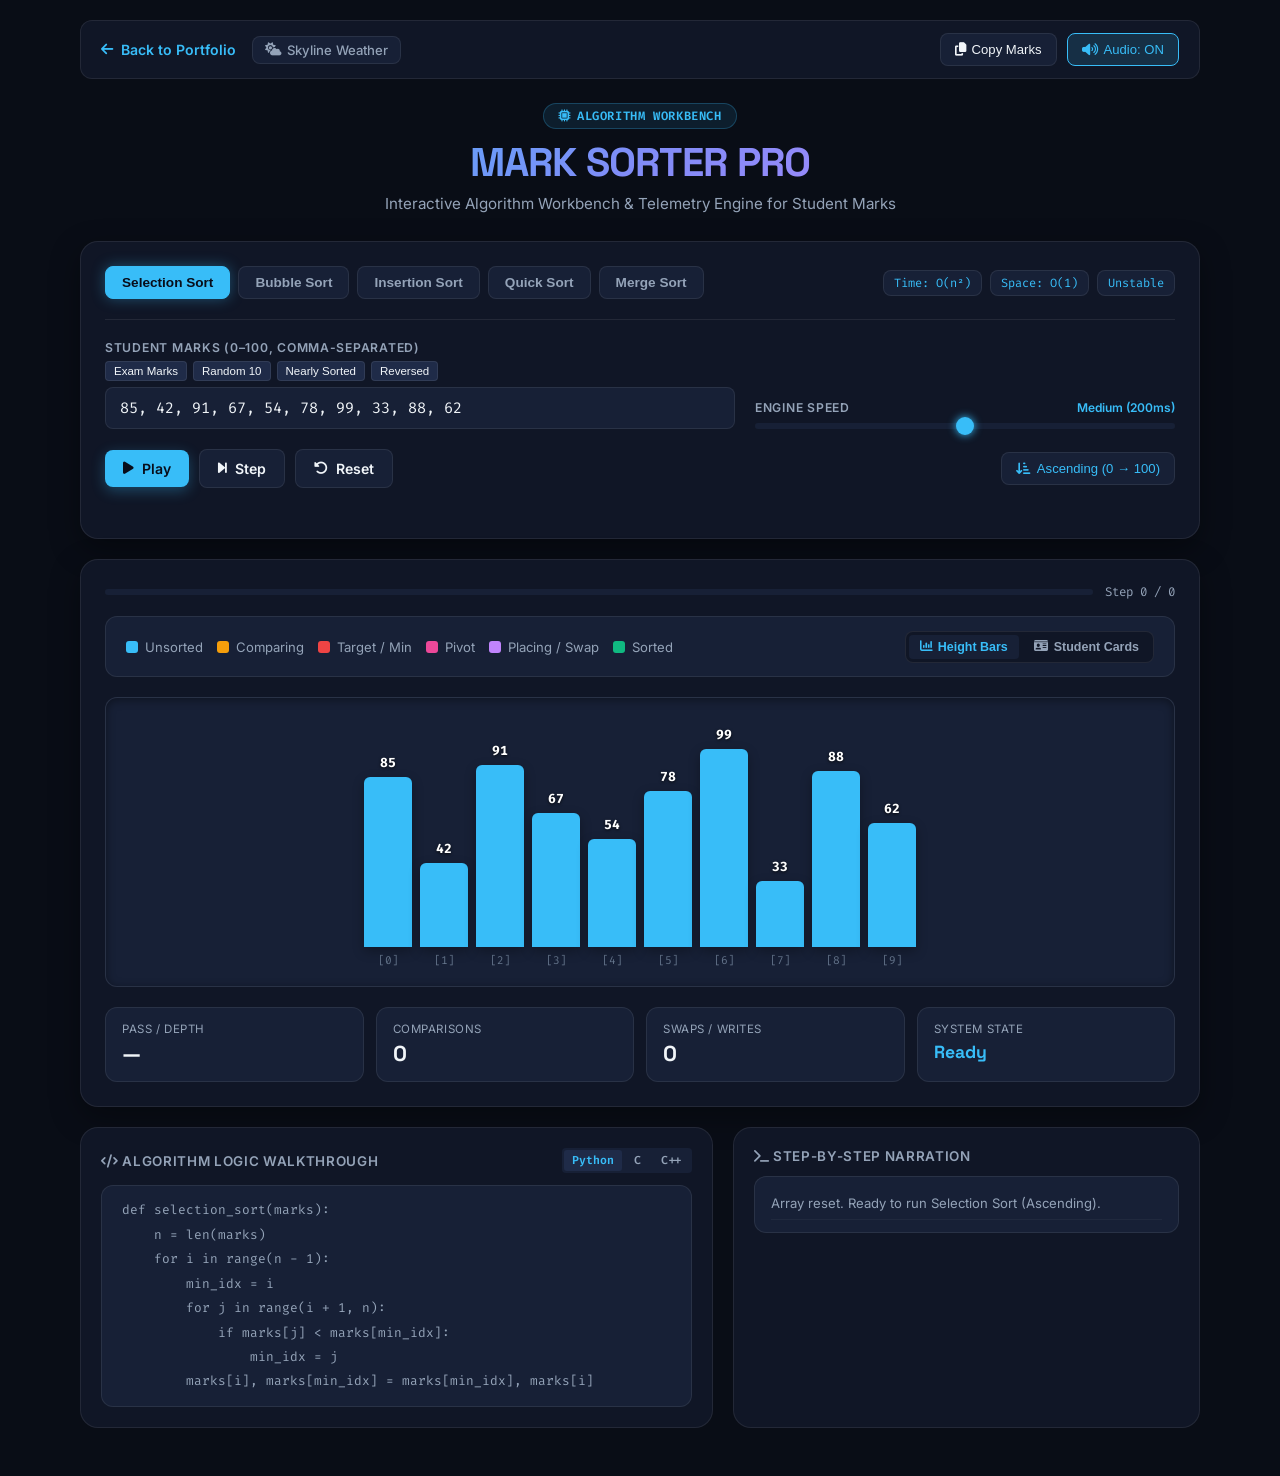
<file: mark-sorter.html>
<!DOCTYPE html>
<html lang="en">
<head>
  <meta charset="UTF-8" />
  <meta name="viewport" content="width=device-width, initial-scale=1.0" />
  <title>Mark Sorter Pro — Interactive Algorithm Workbench</title>
  <meta name="description" content="Interactive algorithm workbench and telemetry engine for sorting student marks, built with Web Audio synthesis and multi-language logic walkthroughs." />
  <meta name="theme-color" content="#090d16" />

  <!-- Favicon -->
  <link rel="icon" type="image/svg+xml" href="data:image/svg+xml,<svg xmlns='http://www.w3.org/2000/svg' viewBox='0 0 100 100'><text y='.9em' font-size='90'>📊</text></svg>" />

  <!-- Google Fonts & Font Awesome 6 -->
  <link rel="preconnect" href="https://fonts.googleapis.com" />
  <link rel="preconnect" href="https://fonts.gstatic.com" crossorigin />
  <link href="https://fonts.googleapis.com/css2?family=Fira+Code:wght@400;500;600;700&family=Inter:wght@400;500;600;700&family=Space+Grotesk:wght@600;700;800&display=swap" rel="stylesheet" />
  <link rel="stylesheet" href="https://cdnjs.cloudflare.com/ajax/libs/font-awesome/6.5.0/css/all.min.css" />

  <style>
    *, *::before, *::after { box-sizing: border-box; margin: 0; padding: 0; }

    :root {
      --bg: #090d16;
      --surface: #101626;
      --surface2: #172036;
      --surface3: #1f2b48;
      --border: rgba(255, 255, 255, 0.08);
      --border-accent: rgba(56, 189, 248, 0.3);

      --text: #f1f5f9;
      --muted: #94a3b8;
      --dim: #64748b;

      --accent: #38bdf8;
      --accent-purple: #a855f7;
      --col-unsorted: #38bdf8;
      --col-compare: #f59e0b;
      --col-min: #ef4444;
      --col-swap: #c084fc;
      --col-sorted: #10b981;
      --col-pivot: #ec4899;

      --radius-sm: 8px;
      --radius-md: 12px;
      --radius-lg: 18px;
    }

    body {
      background: var(--bg);
      color: var(--text);
      font-family: 'Inter', system-ui, sans-serif;
      min-height: 100vh;
      display: flex;
      flex-direction: column;
      padding: 0 1rem 3rem;
      overflow-x: hidden;
    }

    /* Top Navigation Bar */
    .top-nav {
      max-width: 1120px;
      width: 100%;
      margin: 1.25rem auto 1.5rem;
      display: flex;
      align-items: center;
      justify-content: space-between;
      gap: 16px;
      padding: 12px 20px;
      background: var(--surface);
      border: 1px solid var(--border);
      border-radius: var(--radius-md);
      backdrop-filter: blur(12px);
    }
    .nav-left-links {
      display: flex;
      align-items: center;
      gap: 16px;
      flex-wrap: wrap;
    }
    .back-btn {
      display: inline-flex;
      align-items: center;
      gap: 8px;
      color: var(--accent);
      text-decoration: none;
      font-size: 0.88rem;
      font-weight: 600;
      transition: transform 0.2s, color 0.2s;
    }
    .back-btn:hover {
      transform: translateX(-3px);
      color: #7dd3fc;
    }
    .nav-pill-link {
      display: inline-flex;
      align-items: center;
      gap: 6px;
      color: var(--muted);
      text-decoration: none;
      font-size: 0.82rem;
      font-weight: 500;
      padding: 5px 12px;
      border-radius: var(--radius-sm);
      background: var(--surface2);
      border: 1px solid var(--border);
      transition: all 0.2s;
    }
    .nav-pill-link:hover {
      color: var(--accent);
      border-color: var(--border-accent);
    }

    .nav-actions {
      display: flex;
      align-items: center;
      gap: 10px;
    }
    .icon-btn {
      background: var(--surface2);
      border: 1px solid var(--border);
      color: var(--text);
      padding: 8px 14px;
      border-radius: var(--radius-sm);
      cursor: pointer;
      display: flex;
      align-items: center;
      gap: 6px;
      font-size: 0.82rem;
      font-weight: 500;
      transition: all 0.2s;
    }
    .icon-btn:hover {
      border-color: var(--accent);
      color: var(--accent);
    }
    .icon-btn.active {
      background: rgba(56, 189, 248, 0.15);
      border-color: var(--accent);
      color: var(--accent);
    }

    /* Main Container */
    .app-container {
      max-width: 1120px;
      width: 100%;
      margin: 0 auto;
      display: flex;
      flex-direction: column;
      gap: 1.25rem;
    }

    /* Header */
    .header-banner {
      text-align: center;
      margin-bottom: 0.5rem;
    }
    .header-badge {
      display: inline-flex;
      align-items: center;
      gap: 6px;
      padding: 4px 14px;
      border-radius: 9999px;
      background: rgba(56, 189, 248, 0.1);
      border: 1px solid rgba(56, 189, 248, 0.25);
      color: var(--accent);
      font-family: 'Fira Code', monospace;
      font-size: 0.76rem;
      font-weight: 600;
      letter-spacing: 0.05em;
      text-transform: uppercase;
      margin-bottom: 8px;
    }
    .header-banner h1 {
      font-family: 'Space Grotesk', sans-serif;
      font-size: clamp(1.8rem, 4vw, 2.5rem);
      font-weight: 800;
      letter-spacing: -0.02em;
      background: linear-gradient(135deg, #38bdf8 0%, #818cf8 50%, #c084fc 100%);
      -webkit-background-clip: text;
      -webkit-text-fill-color: transparent;
      background-clip: text;
    }
    .header-banner p {
      color: var(--muted);
      font-size: 0.95rem;
      margin-top: 6px;
    }

    /* Cards */
    .card {
      background: var(--surface);
      border: 1px solid var(--border);
      border-radius: var(--radius-lg);
      padding: 1.5rem;
      box-shadow: 0 10px 30px rgba(0, 0, 0, 0.35);
    }

    /* Algorithm Selector Toolbar */
    .algo-toolbar {
      display: flex;
      flex-wrap: wrap;
      align-items: center;
      justify-content: space-between;
      gap: 14px;
      padding-bottom: 1.25rem;
      border-bottom: 1px solid var(--border);
      margin-bottom: 1.25rem;
    }
    .algo-tabs {
      display: flex;
      flex-wrap: wrap;
      gap: 8px;
    }
    .algo-tab {
      background: var(--surface2);
      border: 1px solid var(--border);
      color: var(--muted);
      padding: 8px 16px;
      border-radius: var(--radius-sm);
      font-size: 0.85rem;
      font-weight: 600;
      cursor: pointer;
      transition: all 0.2s;
    }
    .algo-tab:hover {
      color: var(--text);
      border-color: rgba(255, 255, 255, 0.2);
    }
    .algo-tab.active {
      background: var(--accent);
      color: #080d1a;
      border-color: var(--accent);
      box-shadow: 0 0 14px rgba(56, 189, 248, 0.35);
    }

    .algo-meta-tags {
      display: flex;
      align-items: center;
      gap: 8px;
      flex-wrap: wrap;
    }
    .meta-tag {
      font-family: 'Fira Code', monospace;
      font-size: 0.75rem;
      padding: 4px 10px;
      border-radius: var(--radius-sm);
      background: var(--surface2);
      border: 1px solid var(--border);
      color: var(--accent);
    }

    /* Input & Preset Controls */
    .controls-grid {
      display: grid;
      grid-template-columns: 1.2fr 0.8fr;
      gap: 1.25rem;
      align-items: end;
    }
    .input-group {
      display: flex;
      flex-direction: column;
      gap: 6px;
    }
    .input-label-row {
      display: flex;
      justify-content: space-between;
      align-items: center;
      flex-wrap: wrap;
      gap: 6px;
    }
    label {
      font-size: 0.76rem;
      font-weight: 600;
      color: var(--muted);
      text-transform: uppercase;
      letter-spacing: 0.06em;
    }
    .presets-row {
      display: flex;
      gap: 6px;
      flex-wrap: wrap;
    }
    .preset-btn {
      background: var(--surface3);
      border: 1px solid var(--border);
      color: var(--text);
      font-size: 0.72rem;
      padding: 3px 8px;
      border-radius: 4px;
      cursor: pointer;
      transition: background 0.15s;
    }
    .preset-btn:hover { background: var(--accent); color: #000; }

    input[type="text"] {
      background: var(--surface2);
      border: 1px solid var(--border);
      border-radius: var(--radius-sm);
      color: var(--text);
      font-family: 'Fira Code', monospace;
      font-size: 0.95rem;
      padding: 10px 14px;
      outline: none;
      transition: border-color 0.2s, box-shadow 0.2s;
      width: 100%;
    }
    input[type="text"]:focus {
      border-color: var(--accent);
      box-shadow: 0 0 0 3px rgba(56, 189, 248, 0.15);
    }

    /* Sliders & Secondary Controls */
    .speed-group {
      display: flex;
      flex-direction: column;
      gap: 8px;
    }
    .slider-row {
      display: flex;
      align-items: center;
      gap: 12px;
    }
    input[type="range"] {
      -webkit-appearance: none;
      width: 100%;
      height: 6px;
      border-radius: 3px;
      background: var(--surface2);
      outline: none;
      cursor: pointer;
    }
    input[type="range"]::-webkit-slider-thumb {
      -webkit-appearance: none;
      width: 18px;
      height: 18px;
      border-radius: 50%;
      background: var(--accent);
      box-shadow: 0 0 8px var(--accent);
      cursor: pointer;
      transition: transform 0.1s;
    }
    input[type="range"]::-webkit-slider-thumb:hover { transform: scale(1.15); }

    /* Action Buttons Row */
    .action-btn-row {
      display: flex;
      flex-wrap: wrap;
      align-items: center;
      justify-content: space-between;
      gap: 12px;
      margin-top: 1.25rem;
    }
    .action-left {
      display: flex;
      flex-wrap: wrap;
      gap: 10px;
      align-items: center;
    }
    .action-right {
      display: flex;
      align-items: center;
      gap: 10px;
    }
    .btn {
      border: none;
      border-radius: var(--radius-sm);
      cursor: pointer;
      font-family: inherit;
      font-size: 0.88rem;
      font-weight: 600;
      padding: 10px 18px;
      display: inline-flex;
      align-items: center;
      gap: 8px;
      transition: transform 0.15s, opacity 0.15s, background 0.2s;
    }
    .btn:hover:not(:disabled) { transform: translateY(-2px); }
    .btn:active:not(:disabled) { transform: translateY(0); }
    .btn:disabled { opacity: 0.35; cursor: not-allowed; }

    .btn-play { background: var(--accent); color: #080d1a; box-shadow: 0 4px 14px rgba(56, 189, 248, 0.3); }
    .btn-step { background: var(--surface2); color: var(--text); border: 1px solid var(--border); }
    .btn-step:hover:not(:disabled) { border-color: var(--accent); color: var(--accent); }
    .btn-reset { background: var(--surface2); color: var(--text); border: 1px solid var(--border); }
    .btn-reset:hover:not(:disabled) { border-color: #ef4444; color: #ef4444; }

    .btn-toggle-dir {
      background: var(--surface2);
      border: 1px solid var(--border);
      color: var(--accent);
      font-size: 0.82rem;
      padding: 8px 14px;
      border-radius: var(--radius-sm);
      cursor: pointer;
      display: inline-flex;
      align-items: center;
      gap: 6px;
      transition: all 0.2s;
    }
    .btn-toggle-dir:hover {
      border-color: var(--accent);
      background: rgba(56, 189, 248, 0.12);
    }

    #error-msg {
      color: #f87171;
      font-size: 0.82rem;
      margin-top: 8px;
      min-height: 18px;
    }

    /* Progress Bar */
    .progress-container {
      display: flex;
      align-items: center;
      gap: 12px;
      margin-bottom: 1rem;
    }
    .progress-track {
      flex: 1;
      height: 6px;
      background: var(--surface2);
      border-radius: 9999px;
      overflow: hidden;
    }
    .progress-fill {
      height: 100%;
      width: 0%;
      background: linear-gradient(90deg, #38bdf8, #10b981);
      border-radius: 9999px;
      transition: width 0.15s ease;
    }
    .step-counter-text {
      font-family: 'Fira Code', monospace;
      font-size: 0.78rem;
      color: var(--muted);
      white-space: nowrap;
    }

    /* Legend Bar */
    .legend-bar {
      display: flex;
      flex-wrap: wrap;
      align-items: center;
      justify-content: space-between;
      gap: 12px;
      padding: 0.85rem 1.25rem;
      background: var(--surface2);
      border-radius: var(--radius-md);
      margin-bottom: 1.25rem;
      border: 1px solid var(--border);
    }
    .legend-items {
      display: flex;
      flex-wrap: wrap;
      gap: 14px;
    }
    .legend-item {
      display: flex;
      align-items: center;
      gap: 7px;
      font-size: 0.82rem;
      color: var(--muted);
    }
    .legend-dot {
      width: 12px;
      height: 12px;
      border-radius: 3px;
    }

    .view-toggle {
      display: flex;
      gap: 4px;
      background: var(--surface);
      padding: 3px;
      border-radius: var(--radius-sm);
      border: 1px solid var(--border);
    }
    .view-btn {
      background: transparent;
      border: none;
      color: var(--muted);
      padding: 5px 11px;
      border-radius: 4px;
      font-size: 0.78rem;
      cursor: pointer;
      font-weight: 600;
      display: inline-flex;
      align-items: center;
      gap: 6px;
      transition: all 0.15s;
    }
    .view-btn.active {
      background: var(--surface2);
      color: var(--accent);
    }

    /* ================= VISUALIZATION CANVAS ================= */
    #viz-stage {
      min-height: 290px;
      background: var(--surface2);
      border: 1px solid var(--border);
      border-radius: var(--radius-md);
      padding: 24px 18px 18px;
      display: flex;
      align-items: flex-end;
      justify-content: center;
      gap: 8px;
      position: relative;
      overflow-x: auto;
      box-shadow: inset 0 2px 10px rgba(0, 0, 0, 0.4);
    }

    /* Vertical Bar Elements */
    .bar-column {
      display: flex;
      flex-direction: column;
      align-items: center;
      flex: 1;
      min-width: 28px;
      max-width: 48px;
      height: 100%;
      justify-content: flex-end;
      transition: transform 0.2s ease;
    }
    .bar-mark-val {
      font-family: 'Fira Code', monospace;
      font-size: 0.82rem;
      font-weight: 700;
      color: #fff;
      margin-bottom: 6px;
      text-shadow: 0 1px 3px rgba(0, 0, 0, 0.8);
    }
    .bar-pillar {
      width: 100%;
      border-radius: 6px 6px 0 0;
      background: var(--col-unsorted);
      transition: height 0.2s ease, background-color 0.18s ease, box-shadow 0.18s ease, transform 0.18s ease;
      min-height: 14px;
      position: relative;
      box-shadow: 0 4px 12px rgba(0, 0, 0, 0.3);
    }
    .bar-idx {
      font-family: 'Fira Code', monospace;
      font-size: 0.7rem;
      color: var(--dim);
      margin-top: 6px;
    }

    /* Student Grade Cards View */
    .cards-view-container {
      display: flex;
      flex-wrap: wrap;
      justify-content: center;
      align-items: center;
      gap: 12px;
      width: 100%;
      min-height: 240px;
      padding: 10px 0;
    }
    .student-card {
      width: 110px;
      background: var(--surface);
      border: 1px solid var(--border);
      border-radius: var(--radius-md);
      padding: 12px 8px;
      text-align: center;
      display: flex;
      flex-direction: column;
      align-items: center;
      gap: 6px;
      transition: all 0.22s ease;
      position: relative;
    }
    .student-avatar {
      width: 32px;
      height: 32px;
      border-radius: 50%;
      background: var(--surface2);
      display: flex;
      align-items: center;
      justify-content: center;
      font-size: 0.8rem;
      color: var(--muted);
    }
    .student-mark {
      font-family: 'Space Grotesk', sans-serif;
      font-size: 1.25rem;
      font-weight: 700;
      color: var(--text);
    }
    .student-grade-badge {
      font-family: 'Fira Code', monospace;
      font-size: 0.7rem;
      font-weight: 700;
      padding: 2px 8px;
      border-radius: 4px;
      text-transform: uppercase;
    }
    .grade-A { background: rgba(16, 185, 129, 0.2); color: #34d399; }
    .grade-B { background: rgba(56, 189, 248, 0.2); color: #38bdf8; }
    .grade-C { background: rgba(245, 158, 11, 0.2); color: #fbbf24; }
    .grade-F { background: rgba(239, 68, 68, 0.2); color: #f87171; }

    /* Telemetry Info Grid */
    .stats-grid {
      display: grid;
      grid-template-columns: repeat(auto-fit, minmax(140px, 1fr));
      gap: 12px;
      margin-top: 1.25rem;
    }
    .stat-card {
      background: var(--surface2);
      border: 1px solid var(--border);
      border-radius: var(--radius-md);
      padding: 14px 16px;
    }
    .stat-lbl {
      font-size: 0.72rem;
      text-transform: uppercase;
      letter-spacing: 0.05em;
      color: var(--muted);
      margin-bottom: 4px;
    }
    .stat-val {
      font-family: 'Space Grotesk', sans-serif;
      font-size: 1.35rem;
      font-weight: 700;
      color: var(--text);
    }

    /* Dual Panels: Code Walkthrough & Narration Log */
    .details-grid {
      display: grid;
      grid-template-columns: 1.15fr 0.85fr;
      gap: 1.25rem;
    }

    .panel-box {
      background: var(--surface);
      border: 1px solid var(--border);
      border-radius: var(--radius-lg);
      padding: 1.25rem;
      display: flex;
      flex-direction: column;
    }
    .panel-title {
      font-size: 0.84rem;
      font-weight: 600;
      text-transform: uppercase;
      letter-spacing: 0.05em;
      color: var(--muted);
      margin-bottom: 12px;
      display: flex;
      align-items: center;
      justify-content: space-between;
      flex-wrap: wrap;
      gap: 8px;
    }
    .lang-tabs {
      display: flex;
      gap: 4px;
      background: var(--surface2);
      padding: 2px;
      border-radius: 4px;
    }
    .lang-btn {
      background: transparent;
      border: none;
      color: var(--muted);
      font-family: 'Fira Code', monospace;
      font-size: 0.72rem;
      padding: 3px 8px;
      border-radius: 3px;
      cursor: pointer;
      font-weight: 600;
      transition: all 0.15s;
    }
    .lang-btn.active {
      background: var(--surface3);
      color: var(--accent);
    }

    /* Code Block */
    .code-viewer {
      background: var(--surface2);
      border: 1px solid var(--border);
      border-radius: var(--radius-md);
      padding: 12px 14px;
      font-family: 'Fira Code', monospace;
      font-size: 0.8rem;
      line-height: 1.6;
      overflow-x: auto;
      max-height: 250px;
    }
    .code-line {
      display: block;
      padding: 2px 6px;
      border-radius: 4px;
      transition: background 0.15s;
      color: var(--muted);
      white-space: pre;
    }
    .code-line.active {
      background: rgba(56, 189, 248, 0.22);
      color: #38bdf8;
      font-weight: 600;
      border-left: 3px solid var(--accent);
    }

    /* Step Log */
    #step-log {
      background: var(--surface2);
      border: 1px solid var(--border);
      border-radius: var(--radius-md);
      padding: 12px 16px;
      max-height: 250px;
      overflow-y: auto;
      font-size: 0.82rem;
      line-height: 1.8;
      color: var(--muted);
      display: flex;
      flex-direction: column-reverse;
    }
    .log-entry {
      padding: 3px 0;
      border-bottom: 1px solid rgba(255, 255, 255, 0.04);
    }
    .log-entry.hl {
      color: var(--text);
      font-weight: 600;
    }
    .log-entry i { margin-right: 6px; }

    @media (max-width: 860px) {
      .controls-grid { grid-template-columns: 1fr; }
      .details-grid { grid-template-columns: 1fr; }
    }
  </style>
</head>
<body>

  <!-- Top App Navigation -->
  <nav class="top-nav">
    <div class="nav-left-links">
      <a href="index.html" class="back-btn">
        <i class="fas fa-arrow-left"></i> Back to Portfolio
      </a>
      <a href="skyline.html" class="nav-pill-link">
        <i class="fas fa-cloud-sun"></i> Skyline Weather
      </a>
    </div>

    <div class="nav-actions">
      <button id="copyMarksBtn" class="icon-btn" title="Copy current marks to clipboard">
        <i class="fas fa-copy"></i> <span>Copy Marks</span>
      </button>
      <button id="soundToggle" class="icon-btn active" title="Toggle audio feedback">
        <i class="fas fa-volume-high"></i> <span>Audio: ON</span>
      </button>
    </div>
  </nav>

  <div class="app-container">
    <!-- Header Banner -->
    <header class="header-banner">
      <div class="header-badge"><i class="fas fa-microchip"></i> Algorithm Workbench</div>
      <h1>MARK SORTER PRO</h1>
      <p>Interactive Algorithm Workbench &amp; Telemetry Engine for Student Marks</p>
    </header>

    <!-- Main Workspace Card -->
    <div class="card">
      <!-- Algorithm Selection Toolbar -->
      <div class="algo-toolbar">
        <div class="algo-tabs" id="algoTabs">
          <button class="algo-tab active" data-algo="selection">Selection Sort</button>
          <button class="algo-tab" data-algo="bubble">Bubble Sort</button>
          <button class="algo-tab" data-algo="insertion">Insertion Sort</button>
          <button class="algo-tab" data-algo="quick">Quick Sort</button>
          <button class="algo-tab" data-algo="merge">Merge Sort</button>
        </div>

        <div class="algo-meta-tags">
          <span class="meta-tag" id="timeComplexity">Time: O(n²)</span>
          <span class="meta-tag" id="spaceComplexity">Space: O(1)</span>
          <span class="meta-tag" id="stabilityTag">Unstable</span>
        </div>
      </div>

      <!-- Controls Grid -->
      <div class="controls-grid">
        <div class="input-group">
          <div class="input-label-row">
            <label for="numInput">Student Marks (0–100, comma-separated)</label>
            <div class="presets-row">
              <button class="preset-btn" data-preset="marks">Exam Marks</button>
              <button class="preset-btn" data-preset="random">Random 10</button>
              <button class="preset-btn" data-preset="nearly">Nearly Sorted</button>
              <button class="preset-btn" data-preset="reverse">Reversed</button>
            </div>
          </div>
          <input type="text" id="numInput" value="85, 42, 91, 67, 54, 78, 99, 33, 88, 62" />
        </div>

        <div class="speed-group">
          <div class="input-label-row">
            <label for="speedSlider">Engine Speed</label>
            <span id="speedLabel" style="font-size:0.75rem; color:var(--accent); font-weight:600;">Medium (200ms)</span>
          </div>
          <div class="slider-row">
            <input type="range" id="speedSlider" min="1" max="5" value="3" step="1" />
          </div>
        </div>
      </div>

      <!-- Action Buttons Row -->
      <div class="action-btn-row">
        <div class="action-left">
          <button class="btn btn-play" id="btnPlay"><i class="fas fa-play"></i> Play</button>
          <button class="btn btn-step" id="btnStep"><i class="fas fa-forward-step"></i> Step</button>
          <button class="btn btn-reset" id="btnReset"><i class="fas fa-rotate-left"></i> Reset</button>
        </div>

        <div class="action-right">
          <button class="btn-toggle-dir" id="btnToggleDir" title="Switch between Ascending and Descending (Rank Order)">
            <i class="fas fa-arrow-down-short-wide"></i> <span>Ascending (0 → 100)</span>
          </button>
        </div>
      </div>

      <div id="error-msg"></div>
    </div>

    <!-- Visualizer Canvas Card -->
    <div class="card">
      <!-- Progress Bar & Step Counter -->
      <div class="progress-container">
        <div class="progress-track">
          <div class="progress-fill" id="progressBar"></div>
        </div>
        <span class="step-counter-text" id="stepCounter">Step 0 / 0</span>
      </div>

      <div class="legend-bar">
        <div class="legend-items">
          <div class="legend-item"><div class="legend-dot" style="background:var(--col-unsorted)"></div> Unsorted</div>
          <div class="legend-item"><div class="legend-dot" style="background:var(--col-compare)"></div> Comparing</div>
          <div class="legend-item"><div class="legend-dot" style="background:var(--col-min)"></div> Target / Min</div>
          <div class="legend-item"><div class="legend-dot" style="background:var(--col-pivot)"></div> Pivot</div>
          <div class="legend-item"><div class="legend-dot" style="background:var(--col-swap)"></div> Placing / Swap</div>
          <div class="legend-item"><div class="legend-dot" style="background:var(--col-sorted)"></div> Sorted</div>
        </div>

        <div class="view-toggle">
          <button class="view-btn active" id="viewBarsBtn"><i class="fas fa-chart-column"></i> Height Bars</button>
          <button class="view-btn" id="viewCardsBtn"><i class="fas fa-id-card"></i> Student Cards</button>
        </div>
      </div>

      <!-- Interactive Canvas Stage -->
      <div id="viz-stage"></div>

      <!-- Telemetry Info Grid -->
      <div class="stats-grid">
        <div class="stat-card">
          <div class="stat-lbl">Pass / Depth</div>
          <div class="stat-val" id="statPass">—</div>
        </div>
        <div class="stat-card">
          <div class="stat-lbl">Comparisons</div>
          <div class="stat-val" id="statComps">0</div>
        </div>
        <div class="stat-card">
          <div class="stat-lbl">Swaps / Writes</div>
          <div class="stat-val" id="statSwaps">0</div>
        </div>
        <div class="stat-card">
          <div class="stat-lbl">System State</div>
          <div class="stat-val" id="statStatus" style="font-size:1.1rem; line-height:1.4; color:var(--accent);">Ready</div>
        </div>
      </div>
    </div>

    <!-- Details Grid: Code Inspector & Step Narration -->
    <div class="details-grid">
      <!-- Code Viewer -->
      <div class="panel-box">
        <div class="panel-title">
          <span><i class="fas fa-code"></i> Algorithm Logic Walkthrough</span>
          <div class="lang-tabs" id="langTabs">
            <button class="lang-btn active" data-lang="python">Python</button>
            <button class="lang-btn" data-lang="c">C</button>
            <button class="lang-btn" data-lang="cpp">C++</button>
          </div>
        </div>
        <div class="code-viewer" id="codeViewer"></div>
      </div>

      <!-- Live Step Narration Log -->
      <div class="panel-box">
        <div class="panel-title">
          <span><i class="fas fa-terminal"></i> Step-by-Step Narration</span>
        </div>
        <div id="step-log">
          <div class="log-entry">Algorithm workbench initialized and ready.</div>
        </div>
      </div>
    </div>
  </div>

  <script>
    /* ==========================================================================
       MARK SORTER PRO ENGINE
       Multi-Algorithm Generation, Audio Synthesizer, Dual Visualizer, Dual Direction
       ========================================================================== */

    const ALGO_METADATA = {
      selection: {
        name: 'Selection Sort',
        time: 'Time: O(n²)',
        space: 'Space: O(1)',
        stability: 'Unstable',
        code: {
          python: [
            'def selection_sort(marks):',
            '    n = len(marks)',
            '    for i in range(n - 1):',
            '        min_idx = i',
            '        for j in range(i + 1, n):',
            '            if marks[j] < marks[min_idx]:',
            '                min_idx = j',
            '        marks[i], marks[min_idx] = marks[min_idx], marks[i]'
          ],
          c: [
            'void selectionSort(int marks[], int n) {',
            '    for (int i = 0; i < n - 1; i++) {',
            '        int min_idx = i;',
            '        for (int j = i + 1; j < n; j++) {',
            '            if (marks[j] < marks[min_idx])',
            '                min_idx = j;',
            '        }',
            '        int temp = marks[i]; marks[i] = marks[min_idx]; marks[min_idx] = temp;',
            '    }',
            '}'
          ],
          cpp: [
            'void selectionSort(std::vector<int>& marks) {',
            '    int n = marks.size();',
            '    for (int i = 0; i < n - 1; ++i) {',
            '        int min_idx = i;',
            '        for (int j = i + 1; j < n; ++j) {',
            '            if (marks[j] < marks[min_idx]) min_idx = j;',
            '        }',
            '        std::swap(marks[i], marks[min_idx]);',
            '    }',
            '}'
          ]
        }
      },
      bubble: {
        name: 'Bubble Sort',
        time: 'Time: O(n²)',
        space: 'Space: O(1)',
        stability: 'Stable',
        code: {
          python: [
            'def bubble_sort(marks):',
            '    n = len(marks)',
            '    for i in range(n):',
            '        for j in range(0, n - i - 1):',
            '            if marks[j] > marks[j + 1]:',
            '                marks[j], marks[j+1] = marks[j+1], marks[j]'
          ],
          c: [
            'void bubbleSort(int marks[], int n) {',
            '    for (int i = 0; i < n - 1; i++) {',
            '        for (int j = 0; j < n - i - 1; j++) {',
            '            if (marks[j] > marks[j + 1]) {',
            '                int t = marks[j]; marks[j] = marks[j+1]; marks[j+1] = t;',
            '            }',
            '        }',
            '    }',
            '}'
          ],
          cpp: [
            'void bubbleSort(std::vector<int>& marks) {',
            '    int n = marks.size();',
            '    for (int i = 0; i < n - 1; ++i) {',
            '        for (int j = 0; j < n - i - 1; ++j) {',
            '            if (marks[j] > marks[j + 1]) std::swap(marks[j], marks[j + 1]);',
            '        }',
            '    }',
            '}'
          ]
        }
      },
      insertion: {
        name: 'Insertion Sort',
        time: 'Time: O(n²)',
        space: 'Space: O(1)',
        stability: 'Stable',
        code: {
          python: [
            'def insertion_sort(marks):',
            '    for i in range(1, len(marks)):',
            '        key = marks[i]',
            '        j = i - 1',
            '        while j >= 0 and marks[j] > key:',
            '            marks[j + 1] = marks[j]',
            '            j -= 1',
            '        marks[j + 1] = key'
          ],
          c: [
            'void insertionSort(int marks[], int n) {',
            '    for (int i = 1; i < n; i++) {',
            '        int key = marks[i]; int j = i - 1;',
            '        while (j >= 0 && marks[j] > key) {',
            '            marks[j + 1] = marks[j]; j--;',
            '        }',
            '        marks[j + 1] = key;',
            '    }',
            '}'
          ],
          cpp: [
            'void insertionSort(std::vector<int>& marks) {',
            '    for (size_t i = 1; i < marks.size(); ++i) {',
            '        int key = marks[i]; int j = i - 1;',
            '        while (j >= 0 && marks[j] > key) {',
            '            marks[j + 1] = marks[j]; --j;',
            '        }',
            '        marks[j + 1] = key;',
            '    }',
            '}'
          ]
        }
      },
      quick: {
        name: 'Quick Sort',
        time: 'Time: O(n log n)',
        space: 'Space: O(log n)',
        stability: 'Unstable',
        code: {
          python: [
            'def quick_sort(marks, low, high):',
            '    if low < high:',
            '        pi = partition(marks, low, high)',
            '        quick_sort(marks, low, pi - 1)',
            '        quick_sort(marks, pi + 1, high)',
            'def partition(marks, low, high):',
            '    pivot = marks[high]',
            '    i = low - 1',
            '    for j in range(low, high):',
            '        if marks[j] < pivot:',
            '            i += 1; marks[i], marks[j] = marks[j], marks[i]',
            '    marks[i + 1], marks[high] = marks[high], marks[i + 1]',
            '    return i + 1'
          ],
          c: [
            'int partition(int a[], int low, int high) {',
            '    int pivot = a[high], i = low - 1;',
            '    for (int j = low; j < high; j++) {',
            '        if (a[j] < pivot) { i++; int t=a[i]; a[i]=a[j]; a[j]=t; }',
            '    }',
            '    int t=a[i+1]; a[i+1]=a[high]; a[high]=t; return i+1;',
            '}',
            'void quickSort(int a[], int low, int high) {',
            '    if (low < high) {',
            '        int pi = partition(a, low, high);',
            '        quickSort(a, low, pi - 1); quickSort(a, pi + 1, high);',
            '    }',
            '}'
          ],
          cpp: [
            'int partition(std::vector<int>& a, int low, int high) {',
            '    int pivot = a[high], i = low - 1;',
            '    for (int j = low; j < high; ++j) {',
            '        if (a[j] < pivot) std::swap(a[++i], a[j]);',
            '    }',
            '    std::swap(a[i + 1], a[high]); return i + 1;',
            '}',
            'void quickSort(std::vector<int>& a, int low, int high) {',
            '    if (low < high) {',
            '        int pi = partition(a, low, high);',
            '        quickSort(a, low, pi - 1); quickSort(a, pi + 1, high);',
            '    }',
            '}'
          ]
        }
      },
      merge: {
        name: 'Merge Sort',
        time: 'Time: O(n log n)',
        space: 'Space: O(n)',
        stability: 'Stable',
        code: {
          python: [
            'def merge_sort(marks):',
            '    if len(marks) > 1:',
            '        mid = len(marks) // 2',
            '        L = marks[:mid]; R = marks[mid:]',
            '        merge_sort(L); merge_sort(R)',
            '        i = j = k = 0',
            '        while i < len(L) and j < len(R):',
            '            if L[i] <= R[j]: marks[k] = L[i]; i += 1',
            '            else: marks[k] = R[j]; j += 1',
            '            k += 1',
            '        while i < len(L): marks[k] = L[i]; i += 1; k += 1',
            '        while j < len(R): marks[k] = R[j]; j += 1; k += 1'
          ],
          c: [
            'void merge(int a[], int l, int m, int r) {',
            '    int n1 = m - l + 1, n2 = r - m;',
            '    int L[n1], R[n2];',
            '    for (int i=0; i<n1; i++) L[i] = a[l + i];',
            '    for (int j=0; j<n2; j++) R[j] = a[m + 1 + j];',
            '    int i=0, j=0, k=l;',
            '    while (i<n1 && j<n2) { if (L[i]<=R[j]) a[k++]=L[i++]; else a[k++]=R[j++]; }',
            '    while (i<n1) a[k++]=L[i++]; while (j<n2) a[k++]=R[j++];',
            '}',
            'void mergeSort(int a[], int l, int r) {',
            '    if (l < r) { int m = l+(r-l)/2; mergeSort(a,l,m); mergeSort(a,m+1,r); merge(a,l,m,r); }',
            '}'
          ],
          cpp: [
            'void mergeSort(std::vector<int>& marks, int l, int r) {',
            '    if (l >= r) return;',
            '    int m = l + (r - l) / 2;',
            '    mergeSort(marks, l, m); mergeSort(marks, m + 1, r);',
            '    std::vector<int> merged;',
            '    int i = l, j = m + 1;',
            '    while (i <= m && j <= r) merged.push_back(marks[i] <= marks[j] ? marks[i++] : marks[j++]);',
            '    while (i <= m) merged.push_back(marks[i++]);',
            '    while (j <= r) merged.push_back(marks[j++]);',
            '    for (int k = 0; k < merged.size(); ++k) marks[l + k] = merged[k];',
            '}'
          ]
        }
      }
    };

    const SPEEDS = { 1: 750, 2: 450, 3: 200, 4: 80, 5: 25 };
    const SPEED_LABELS = { 1: 'Slow (750ms)', 2: 'Relaxed (450ms)', 3: 'Medium (200ms)', 4: 'Fast (80ms)', 5: 'Turbo (25ms)' };

    // State Variables
    let currentAlgo = 'selection';
    let currentLang = 'python';
    let currentView = 'bars';
    let sortDirection = 'asc'; // 'asc' or 'desc'
    let arr = [];
    let initialArr = [];
    let steps = [];
    let stepIdx = 0;
    let isPlaying = false;
    let animTimer = null;
    let soundEnabled = true;

    // Web Audio Synthesizer Context
    let audioCtx = null;
    function playBeep(val) {
      if (!soundEnabled) return;
      try {
        if (!audioCtx) audioCtx = new (window.AudioContext || window.webkitAudioContext)();
        if (audioCtx.state === 'suspended') audioCtx.resume();

        const osc = audioCtx.createOscillator();
        const gain = audioCtx.createGain();

        // Frequency mapped from 220Hz to 880Hz
        const clampedVal = Math.max(0, Math.min(100, val || 50));
        const freq = 220 + (clampedVal / 100) * 660;

        osc.frequency.setValueAtTime(freq, audioCtx.currentTime);
        osc.type = 'sine';

        gain.gain.setValueAtTime(0.04, audioCtx.currentTime);
        gain.gain.exponentialRampToValueAtTime(0.0001, audioCtx.currentTime + 0.1);

        osc.connect(gain);
        gain.connect(audioCtx.destination);

        osc.start();
        osc.stop(audioCtx.currentTime + 0.11);
      } catch (e) {}
    }

    const $ = id => document.getElementById(id);
    const vizStage = $('viz-stage');

    function getGrade(mark) {
      if (mark >= 90) return { letter: 'A+', class: 'grade-A' };
      if (mark >= 75) return { letter: 'A', class: 'grade-A' };
      if (mark >= 60) return { letter: 'B', class: 'grade-B' };
      if (mark >= 45) return { letter: 'C', class: 'grade-C' };
      return { letter: 'F', class: 'grade-F' };
    }

    function parseInput() {
      const parts = $('numInput').value.split(',').map(s => s.trim()).filter(Boolean);
      if (parts.length < 2 || parts.length > 25) return null;
      const nums = parts.map(Number);
      if (nums.some(n => isNaN(n) || n < 0 || n > 100)) return null;
      return nums;
    }

    /* Rendering Code Lines */
    function renderCode(algoKey, activeLineIndex = -1) {
      const algo = ALGO_METADATA[algoKey];
      const codeList = algo.code[currentLang] || algo.code.python;
      const viewer = $('codeViewer');
      viewer.innerHTML = '';

      codeList.forEach((line, idx) => {
        const div = document.createElement('span');
        div.className = 'code-line' + (idx === activeLineIndex ? ' active' : '');
        div.textContent = line;
        viewer.appendChild(div);
      });
    }

    /* Build Visualizer DOM */
    function renderDOM(data, state = {}) {
      vizStage.innerHTML = '';

      if (currentView === 'bars') {
        const maxVal = Math.max(...data, 100);
        data.forEach((val, i) => {
          const col = document.createElement('div');
          col.className = 'bar-column';

          const markVal = document.createElement('span');
          markVal.className = 'bar-mark-val';
          markVal.textContent = val;

          const pillar = document.createElement('div');
          pillar.className = 'bar-pillar';
          const heightPct = Math.max(14, (val / maxVal) * 200);
          pillar.style.height = `${heightPct}px`;

          // Apply state color
          if (state.sorted && state.sorted.includes(i)) {
            pillar.style.background = 'var(--col-sorted)';
            pillar.style.boxShadow = '0 0 10px rgba(16, 185, 129, 0.4)';
          } else if (state.placing && state.placing.includes(i)) {
            pillar.style.background = 'var(--col-swap)';
            pillar.style.boxShadow = '0 0 10px rgba(192, 132, 252, 0.5)';
          } else if (state.pivot === i) {
            pillar.style.background = 'var(--col-pivot)';
            pillar.style.boxShadow = '0 0 10px rgba(236, 72, 153, 0.5)';
          } else if (state.minimum === i) {
            pillar.style.background = 'var(--col-min)';
            pillar.style.boxShadow = '0 0 10px rgba(239, 68, 68, 0.5)';
          } else if (state.comparing && state.comparing.includes(i)) {
            pillar.style.background = 'var(--col-compare)';
            pillar.style.boxShadow = '0 0 10px rgba(245, 158, 11, 0.5)';
          } else {
            pillar.style.background = 'var(--col-unsorted)';
          }

          const idx = document.createElement('span');
          idx.className = 'bar-idx';
          idx.textContent = `[${i}]`;

          col.appendChild(markVal);
          col.appendChild(pillar);
          col.appendChild(idx);
          vizStage.appendChild(col);
        });
      } else {
        // Student Cards View
        const cardsWrap = document.createElement('div');
        cardsWrap.className = 'cards-view-container';

        data.forEach((val, i) => {
          const card = document.createElement('div');
          card.className = 'student-card';

          if (state.sorted && state.sorted.includes(i)) {
            card.style.borderColor = 'var(--col-sorted)';
            card.style.boxShadow = '0 0 14px rgba(16, 185, 129, 0.35)';
          } else if (state.placing && state.placing.includes(i)) {
            card.style.borderColor = 'var(--col-swap)';
            card.style.transform = 'scale(1.06)';
            card.style.boxShadow = '0 0 14px rgba(192, 132, 252, 0.4)';
          } else if (state.pivot === i) {
            card.style.borderColor = 'var(--col-pivot)';
            card.style.transform = 'scale(1.05)';
            card.style.boxShadow = '0 0 14px rgba(236, 72, 153, 0.4)';
          } else if (state.minimum === i) {
            card.style.borderColor = 'var(--col-min)';
            card.style.boxShadow = '0 0 12px rgba(239, 68, 68, 0.4)';
          } else if (state.comparing && state.comparing.includes(i)) {
            card.style.borderColor = 'var(--col-compare)';
            card.style.boxShadow = '0 0 10px rgba(245, 158, 11, 0.3)';
          }

          const avatar = document.createElement('div');
          avatar.className = 'student-avatar';
          avatar.innerHTML = `<i class="fas fa-user-graduate"></i>`;

          const mark = document.createElement('span');
          mark.className = 'student-mark';
          mark.textContent = val;

          const gradeInfo = getGrade(val);
          const badge = document.createElement('span');
          badge.className = `student-grade-badge ${gradeInfo.class}`;
          badge.textContent = `Grade ${gradeInfo.letter}`;

          const roll = document.createElement('span');
          roll.style.fontSize = '0.68rem';
          roll.style.color = 'var(--dim)';
          roll.textContent = `Roll #${i + 1}`;

          card.appendChild(avatar);
          card.appendChild(mark);
          card.appendChild(badge);
          card.appendChild(roll);
          cardsWrap.appendChild(card);
        });
        vizStage.appendChild(cardsWrap);
      }
    }

    /* ================= ALGORITHM STEP GENERATORS ================= */

    function buildSelectionSteps(input, dir = 'asc') {
      const a = [...input], n = a.length, out = [];
      const sorted = new Set();
      let comps = 0, sws = 0;

      const snap = (extra) => out.push({
        data: [...a],
        sorted: [...sorted],
        comparing: [],
        minimum: null,
        pivot: null,
        placing: null,
        comps,
        swaps: sws,
        line: 2,
        ...extra
      });

      const dirLabel = dir === 'asc' ? 'Ascending (lowest first)' : 'Descending (rank order, highest first)';
      snap({ msg: `Initialized Selection Sort in ${dirLabel} mode.`, line: 1, pass: 0 });

      for (let i = 0; i < n - 1; i++) {
        let targetIdx = i;
        const targetType = dir === 'asc' ? 'min' : 'max';
        snap({ comparing: [i], minimum: i, pass: i + 1, line: 3, msg: `Pass ${i + 1}: Scan starts at index [${i}]. Initial ${targetType} = ${a[i]}.` });

        for (let j = i + 1; j < n; j++) {
          comps++;
          snap({ comparing: [j], minimum: targetIdx, pass: i + 1, line: 4, msg: `Comparing mark a[${j}]=${a[j]} with current ${targetType} a[${targetIdx}]=${a[targetIdx]}.` });

          const shouldUpdate = dir === 'asc' ? a[j] < a[targetIdx] : a[j] > a[targetIdx];
          if (shouldUpdate) {
            targetIdx = j;
            snap({ comparing: [j], minimum: targetIdx, pass: i + 1, line: 6, hl: true, msg: `Found ${dir === 'asc' ? 'lower' : 'higher'} mark: a[${targetIdx}]=${a[targetIdx]}. Updated target!` });
          }
        }

        if (targetIdx !== i) {
          sws++;
          snap({ placing: [i, targetIdx], minimum: targetIdx, pass: i + 1, line: 7, hl: true, msg: `Swapping a[${i}]=${a[i]} with target mark a[${targetIdx}]=${a[targetIdx]}.` });
          [a[i], a[targetIdx]] = [a[targetIdx], a[i]];
        }
        sorted.add(i);
        snap({ pass: i + 1, line: 7, msg: `✔ Mark ${a[i]} locked into sorted position.` });
      }
      sorted.add(n - 1);
      snap({ pass: n, line: 0, hl: true, msg: `🎉 Selection sort completed! All ${n} marks ordered.` });
      return out;
    }

    function buildBubbleSteps(input, dir = 'asc') {
      const a = [...input], n = a.length, out = [];
      const sorted = new Set();
      let comps = 0, sws = 0;

      const snap = (extra) => out.push({
        data: [...a],
        sorted: [...sorted],
        comparing: [],
        minimum: null,
        pivot: null,
        placing: null,
        comps,
        swaps: sws,
        line: 2,
        ...extra
      });

      snap({ msg: `Initialized Bubble Sort (${dir === 'asc' ? 'Ascending' : 'Descending'}).`, line: 1, pass: 0 });

      for (let i = 0; i < n; i++) {
        let swappedAny = false;
        for (let j = 0; j < n - i - 1; j++) {
          comps++;
          snap({ comparing: [j, j + 1], pass: i + 1, line: 3, msg: `Comparing adjacent marks a[${j}]=${a[j]} and a[${j + 1}]=${a[j + 1]}.` });

          const shouldSwap = dir === 'asc' ? a[j] > a[j + 1] : a[j] < a[j + 1];
          if (shouldSwap) {
            sws++;
            swappedAny = true;
            [a[j], a[j + 1]] = [a[j + 1], a[j]];
            snap({ placing: [j, j + 1], pass: i + 1, line: 5, hl: true, msg: `Swapped: moved mark ${a[j + 1]} forward.` });
          }
        }
        sorted.add(n - i - 1);
        snap({ pass: i + 1, line: 2, msg: `✔ Bubble pass ${i + 1} finalized position for mark a[${n - i - 1}]=${a[n - i - 1]}.` });
        if (!swappedAny) break;
      }
      for (let k = 0; k < n; k++) sorted.add(k);
      snap({ pass: n, line: 0, hl: true, msg: `🎉 Bubble sort completed cleanly.` });
      return out;
    }

    function buildInsertionSteps(input, dir = 'asc') {
      const a = [...input], n = a.length, out = [];
      const sorted = new Set([0]);
      let comps = 0, sws = 0;

      const snap = (extra) => out.push({
        data: [...a],
        sorted: [...sorted],
        comparing: [],
        minimum: null,
        pivot: null,
        placing: null,
        comps,
        swaps: sws,
        line: 1,
        ...extra
      });

      snap({ msg: 'Initialized Insertion Sort with a[0] considered sorted.', line: 1, pass: 0 });

      for (let i = 1; i < n; i++) {
        let key = a[i];
        let j = i - 1;
        snap({ comparing: [i], minimum: i, pass: i, line: 2, msg: `Selected mark a[${i}]=${key} to insert into sorted left partition.` });

        while (j >= 0 && (dir === 'asc' ? a[j] > key : a[j] < key)) {
          comps++;
          sws++;
          a[j + 1] = a[j];
          snap({ comparing: [j], placing: [j + 1], pass: i, line: 5, msg: `Shifted mark ${a[j]} to the right.` });
          j--;
        }
        if (j >= 0) comps++;
        a[j + 1] = key;
        for (let k = 0; k <= i; k++) sorted.add(k);
        snap({ placing: [j + 1], pass: i, line: 7, hl: true, msg: `Inserted mark ${key} into position [${j + 1}].` });
      }
      for (let k = 0; k < n; k++) sorted.add(k);
      snap({ pass: n, line: 0, hl: true, msg: `🎉 Insertion sort completed successfully.` });
      return out;
    }

    function buildQuickSteps(input, dir = 'asc') {
      const a = [...input], n = a.length, out = [];
      const sorted = new Set();
      let comps = 0, sws = 0;

      const snap = (extra) => out.push({
        data: [...a],
        sorted: [...sorted],
        comparing: [],
        minimum: null,
        pivot: null,
        placing: null,
        comps,
        swaps: sws,
        line: 1,
        ...extra
      });

      snap({ msg: 'Initialized Quick Sort with Divide & Conquer.', line: 1, pass: 0 });

      function qs(low, high) {
        if (low < high) {
          let pivot = a[high];
          snap({ pivot: high, pass: low, line: 6, msg: `Pivot chosen: a[${high}]=${pivot}. Partitioning range [${low}..${high}].` });
          let i = low - 1;

          for (let j = low; j < high; j++) {
            comps++;
            snap({ comparing: [j], pivot: high, pass: low, line: 9, msg: `Comparing mark a[${j}]=${a[j]} against pivot ${pivot}.` });

            const shouldMove = dir === 'asc' ? a[j] < pivot : a[j] > pivot;
            if (shouldMove) {
              i++;
              sws++;
              [a[i], a[j]] = [a[j], a[i]];
              snap({ placing: [i, j], pivot: high, pass: low, line: 10, hl: true, msg: `Moved mark ${a[i]} to partition.` });
            }
          }
          sws++;
          [a[i + 1], a[high]] = [a[high], a[i + 1]];
          const pi = i + 1;
          sorted.add(pi);
          snap({ placing: [pi], pass: low, line: 11, hl: true, msg: `Pivot ${a[pi]} placed in its exact final index [${pi}].` });

          qs(low, pi - 1);
          qs(pi + 1, high);
        } else if (low === high) {
          sorted.add(low);
          snap({ pass: low, line: 1, msg: `Single element at [${low}]=${a[low]} is in final position.` });
        }
      }

      qs(0, n - 1);
      for (let k = 0; k < n; k++) sorted.add(k);
      snap({ pass: n, line: 0, hl: true, msg: `🎉 Quick sort partition tree fully resolved.` });
      return out;
    }

    function buildMergeSteps(input, dir = 'asc') {
      const a = [...input], n = a.length, out = [];
      const sorted = new Set();
      let comps = 0, sws = 0;

      const snap = (extra) => out.push({
        data: [...a],
        sorted: [...sorted],
        comparing: [],
        minimum: null,
        pivot: null,
        placing: null,
        comps,
        swaps: sws,
        line: 1,
        ...extra
      });

      snap({ msg: 'Starting Divide & Conquer Merge Sort.', line: 1, pass: 0 });

      for (let width = 1; width < n; width = 2 * width) {
        for (let i = 0; i < n; i = i + 2 * width) {
          let left = i;
          let mid = Math.min(i + width, n);
          let right = Math.min(i + 2 * width, n);

          let p1 = left, p2 = mid;
          let temp = [];

          while (p1 < mid && p2 < right) {
            comps++;
            snap({ comparing: [p1, p2], pass: width, line: 6, msg: `Merging sub-arrays: comparing a[${p1}]=${a[p1]} and a[${p2}]=${a[p2]}.` });

            const chooseP1 = dir === 'asc' ? a[p1] <= a[p2] : a[p1] >= a[p2];
            if (chooseP1) {
              temp.push(a[p1++]);
            } else {
              temp.push(a[p2++]);
            }
          }
          while (p1 < mid) temp.push(a[p1++]);
          while (p2 < right) temp.push(a[p2++]);

          for (let k = 0; k < temp.length; k++) {
            sws++;
            a[left + k] = temp[k];
            snap({ placing: [left + k], pass: width, line: 7, msg: `Writing merged mark ${temp[k]} into position [${left + k}].` });
          }
        }
      }
      for (let k = 0; k < n; k++) sorted.add(k);
      snap({ pass: n, line: 0, hl: true, msg: `🎉 Merge sort completed all split-and-merge cycles.` });
      return out;
    }

    function getStepsForAlgo(algo, data, dir) {
      switch (algo) {
        case 'bubble': return buildBubbleSteps(data, dir);
        case 'insertion': return buildInsertionSteps(data, dir);
        case 'quick': return buildQuickSteps(data, dir);
        case 'merge': return buildMergeSteps(data, dir);
        case 'selection':
        default:
          return buildSelectionSteps(data, dir);
      }
    }

    /* Execution and Control Routines */
    function addLogEntry(text, hl = false) {
      const log = $('step-log');
      const entry = document.createElement('div');
      entry.className = 'log-entry' + (hl ? ' hl' : '');
      entry.innerHTML = `<i class="fas fa-angle-right" style="color:var(--accent)"></i> ${text}`;
      log.prepend(entry);
    }

    function updateProgressBar() {
      const total = steps.length;
      const current = stepIdx;
      const pct = total > 0 ? Math.min(100, Math.round((current / total) * 100)) : 0;
      $('progressBar').style.width = `${pct}%`;
      $('stepCounter').textContent = `Step ${current} / ${total}`;
    }

    function renderCurrentStep(s) {
      renderDOM(s.data, s);
      renderCode(currentAlgo, s.line !== undefined ? s.line : -1);

      $('statPass').textContent = s.pass !== undefined ? s.pass : '—';
      $('statComps').textContent = s.comps;
      $('statSwaps').textContent = s.swaps;

      if (s.msg) addLogEntry(s.msg, s.hl);

      // Play audio beep for comparisons or placements
      if (s.comparing && s.comparing.length > 0) {
        playBeep(s.data[s.comparing[0]]);
      } else if (s.placing && s.placing.length > 0) {
        playBeep(s.data[s.placing[0]]);
      }

      updateProgressBar();

      const isDone = stepIdx >= steps.length;
      $('statStatus').textContent = isDone ? 'Done! ✅' : isPlaying ? 'Sorting…' : 'Step-by-Step';
    }

    function runAnimation() {
      if (stepIdx >= steps.length) {
        isPlaying = false;
        $('btnPlay').innerHTML = '<i class="fas fa-rotate-left"></i> Replay';
        $('statStatus').textContent = 'Done! ✅';
        updateProgressBar();
        return;
      }
      renderCurrentStep(steps[stepIdx++]);
      const speedDelay = SPEEDS[+$('speedSlider').value] || 200;
      animTimer = setTimeout(runAnimation, speedDelay);
    }

    function resetSimulation(newData) {
      clearTimeout(animTimer);
      isPlaying = false;
      $('btnPlay').innerHTML = '<i class="fas fa-play"></i> Play';
      if (newData) {
        initialArr = [...newData];
        arr = [...newData];
      } else {
        arr = [...initialArr];
      }
      steps = [];
      stepIdx = 0;
      renderDOM(arr, {});
      renderCode(currentAlgo, -1);
      $('statPass').textContent = '—';
      $('statComps').textContent = '0';
      $('statSwaps').textContent = '0';
      $('statStatus').textContent = 'Ready';
      updateProgressBar();
      $('step-log').innerHTML = `<div class="log-entry">Array reset. Ready to run ${ALGO_METADATA[currentAlgo].name} (${sortDirection === 'asc' ? 'Ascending' : 'Descending'}).</div>`;
    }

    /* Event Listeners */
    $('btnPlay').addEventListener('click', () => {
      $('error-msg').textContent = '';

      if (isPlaying) {
        clearTimeout(animTimer);
        isPlaying = false;
        $('btnPlay').innerHTML = '<i class="fas fa-play"></i> Resume';
        $('statStatus').textContent = 'Paused ⏸';
        return;
      }

      const nums = parseInput();
      if (!nums) {
        $('error-msg').textContent = 'Please enter between 2 and 25 valid marks (numbers from 0 to 100).';
        return;
      }

      // If finished, or first run, or input changed, re-generate from the initial array!
      if (stepIdx >= steps.length || steps.length === 0 || JSON.stringify(initialArr) !== JSON.stringify(nums)) {
        initialArr = [...nums];
        arr = [...nums];
        steps = getStepsForAlgo(currentAlgo, arr, sortDirection);
        stepIdx = 0;
      }

      isPlaying = true;
      $('btnPlay').innerHTML = '<i class="fas fa-pause"></i> Pause';
      $('statStatus').textContent = 'Sorting…';
      runAnimation();
    });

    $('btnStep').addEventListener('click', () => {
      $('error-msg').textContent = '';

      if (isPlaying) {
        clearTimeout(animTimer);
        isPlaying = false;
        $('btnPlay').innerHTML = '<i class="fas fa-play"></i> Resume';
      }

      const nums = parseInput();
      if (!nums) {
        $('error-msg').textContent = 'Please enter valid numbers between 0 and 100.';
        return;
      }

      if (stepIdx >= steps.length || steps.length === 0 || JSON.stringify(initialArr) !== JSON.stringify(nums)) {
        initialArr = [...nums];
        arr = [...nums];
        steps = getStepsForAlgo(currentAlgo, arr, sortDirection);
        stepIdx = 0;
      }

      if (stepIdx < steps.length) {
        renderCurrentStep(steps[stepIdx++]);
      } else {
        $('statStatus').textContent = 'Done! ✅';
      }
    });

    $('btnReset').addEventListener('click', () => {
      const nums = parseInput();
      if (nums) resetSimulation(nums);
    });

    // Ascending / Descending Toggle
    $('btnToggleDir').addEventListener('click', () => {
      sortDirection = sortDirection === 'asc' ? 'desc' : 'asc';
      const isAsc = sortDirection === 'asc';
      $('btnToggleDir').innerHTML = isAsc
        ? '<i class="fas fa-arrow-down-short-wide"></i> <span>Ascending (0 → 100)</span>'
        : '<i class="fas fa-arrow-up-wide-short"></i> <span>Descending (100 → 0)</span>';

      const nums = parseInput() || arr;
      resetSimulation(nums);
    });

    // Preset buttons
    document.querySelectorAll('.preset-btn').forEach(btn => {
      btn.addEventListener('click', () => {
        const type = btn.dataset.preset;
        let set = [];
        if (type === 'marks') {
          set = [85, 42, 91, 67, 54, 78, 99, 33, 88, 62];
        } else if (type === 'random') {
          set = Array.from({ length: 10 }, () => Math.floor(Math.random() * 85) + 15);
        } else if (type === 'nearly') {
          set = [25, 38, 45, 52, 60, 58, 74, 82, 80, 95];
        } else if (type === 'reverse') {
          set = [98, 89, 76, 68, 55, 48, 37, 24, 18, 10];
        }
        $('numInput').value = set.join(', ');
        $('error-msg').textContent = '';
        resetSimulation(set);
      });
    });

    // Algo Tab Switcher
    $('algoTabs').addEventListener('click', (e) => {
      const tab = e.target.closest('.algo-tab');
      if (!tab) return;
      document.querySelectorAll('.algo-tab').forEach(t => t.classList.remove('active'));
      tab.classList.add('active');
      currentAlgo = tab.dataset.algo;

      const meta = ALGO_METADATA[currentAlgo];
      $('timeComplexity').textContent = meta.time;
      $('spaceComplexity').textContent = meta.space;
      $('stabilityTag').textContent = meta.stability;

      const nums = parseInput() || arr;
      resetSimulation(nums);
    });

    // Code Language Switcher
    $('langTabs').addEventListener('click', (e) => {
      const btn = e.target.closest('.lang-btn');
      if (!btn) return;
      document.querySelectorAll('.lang-btn').forEach(b => b.classList.remove('active'));
      btn.classList.add('active');
      currentLang = btn.dataset.lang;
      renderCode(currentAlgo, stepIdx > 0 && steps[stepIdx - 1] ? steps[stepIdx - 1].line : -1);
    });

    // View toggle (Bars vs Cards)
    $('viewBarsBtn').addEventListener('click', () => {
      currentView = 'bars';
      $('viewBarsBtn').classList.add('active');
      $('viewCardsBtn').classList.remove('active');
      renderDOM(arr, stepIdx > 0 && steps[stepIdx - 1] ? steps[stepIdx - 1] : {});
    });
    $('viewCardsBtn').addEventListener('click', () => {
      currentView = 'cards';
      $('viewCardsBtn').classList.add('active');
      $('viewBarsBtn').classList.remove('active');
      renderDOM(arr, stepIdx > 0 && steps[stepIdx - 1] ? steps[stepIdx - 1] : {});
    });

    // Sound toggle
    $('soundToggle').addEventListener('click', () => {
      soundEnabled = !soundEnabled;
      $('soundToggle').classList.toggle('active', soundEnabled);
      $('soundToggle').querySelector('span').textContent = soundEnabled ? 'Audio: ON' : 'Audio: OFF';
      $('soundToggle').querySelector('i').className = soundEnabled ? 'fas fa-volume-high' : 'fas fa-volume-xmark';
    });

    // Speed slider
    $('speedSlider').addEventListener('input', () => {
      $('speedLabel').textContent = SPEED_LABELS[+$('speedSlider').value];
    });

    // Copy marks button
    $('copyMarksBtn').addEventListener('click', () => {
      const textToCopy = arr.join(', ');
      navigator.clipboard.writeText(textToCopy).then(() => {
        const span = $('copyMarksBtn').querySelector('span');
        const orig = span.textContent;
        span.textContent = 'Copied!';
        setTimeout(() => { span.textContent = orig; }, 1800);
      });
    });

    // Initialize
    const initialNums = parseInput();
    if (initialNums) {
      initialArr = [...initialNums];
      arr = [...initialNums];
      resetSimulation(arr);
    }
  </script>
</body>
</html>
</file>
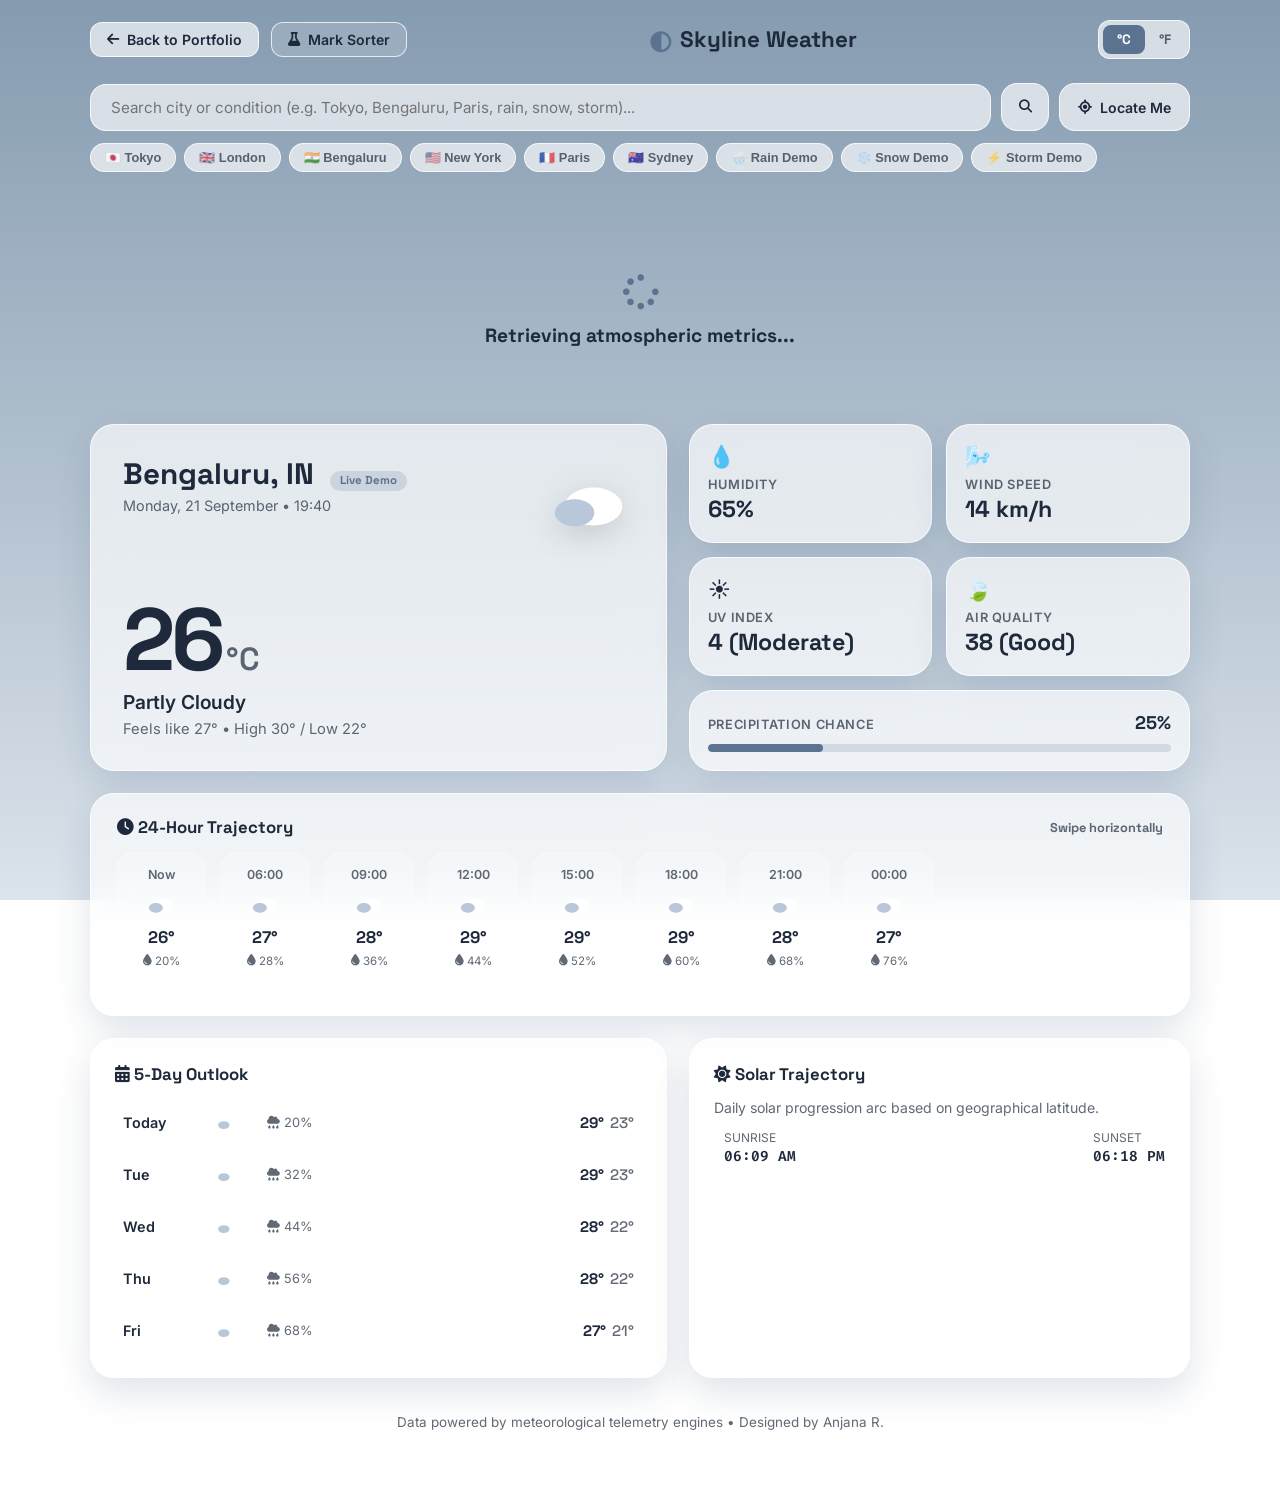
<file: skyline.html>
<!DOCTYPE html>
<html lang="en">
<head>
  <meta charset="UTF-8" />
  <meta name="viewport" content="width=device-width, initial-scale=1.0" />
  <title>Skyline — Atmospheric Weather Intelligence</title>
  <link rel="preconnect" href="https://fonts.googleapis.com" />
  <link rel="preconnect" href="https://fonts.gstatic.com" crossorigin />
  <link href="https://fonts.googleapis.com/css2?family=Fira+Code:wght@500;600&family=Inter:wght@400;500;600;700&family=Space+Grotesk:wght@500;600;700;800&display=swap" rel="stylesheet" />
  <link rel="stylesheet" href="https://cdnjs.cloudflare.com/ajax/libs/font-awesome/6.5.0/css/all.min.css" />

  <style>
    /* ==========================================================================
       SKYLINE WEATHER STATION — PRO SUITE
       Atmospheric Physics, 24h Hourly Slider, Solar Arc, AQI, Unit Toggle
       ========================================================================== */
    *, *::before, *::after { box-sizing: border-box; margin: 0; padding: 0; }

    :root {
      --text-primary: #10233d;
      --text-secondary: rgba(16, 35, 61, 0.7);
      --card-bg: rgba(255, 255, 255, 0.65);
      --card-border: rgba(255, 255, 255, 0.75);
      --card-shadow: rgba(23, 60, 97, 0.14);
      --accent: #ff8a3d;
      --accent-soft: rgba(255, 138, 61, 0.18);
      --sky-top: #4fa8f0;
      --sky-bottom: #d6f0ff;
    }

    body.theme-sunny {
      --text-primary: #16283f;
      --text-secondary: rgba(22, 40, 63, 0.72);
      --card-bg: rgba(255, 255, 255, 0.62);
      --card-border: rgba(255, 255, 255, 0.8);
      --card-shadow: rgba(23, 60, 97, 0.15);
      --accent: #ff8a3d;
      --accent-soft: rgba(255, 138, 61, 0.18);
      --sky-top: #3b9ee8;
      --sky-bottom: #d8f1ff;
    }
    body.theme-cloudy {
      --text-primary: #1e293b;
      --text-secondary: rgba(30, 41, 59, 0.7);
      --card-bg: rgba(255, 255, 255, 0.65);
      --card-border: rgba(255, 255, 255, 0.75);
      --accent: #5b7290;
      --accent-soft: rgba(91, 114, 144, 0.18);
      --sky-top: #859bb0;
      --sky-bottom: #dbe3eb;
    }
    body.theme-rainy {
      --text-primary: #f0f4f9;
      --text-secondary: rgba(240, 244, 249, 0.72);
      --card-bg: rgba(18, 30, 49, 0.6);
      --card-border: rgba(255, 255, 255, 0.16);
      --card-shadow: rgba(0, 0, 0, 0.38);
      --accent: #52c7ff;
      --accent-soft: rgba(82, 199, 255, 0.2);
      --sky-top: #25364b;
      --sky-bottom: #4d6076;
    }
    body.theme-snowy {
      --text-primary: #172635;
      --text-secondary: rgba(23, 38, 53, 0.7);
      --card-bg: rgba(255, 255, 255, 0.7);
      --card-border: rgba(255, 255, 255, 0.85);
      --accent: #5aa1cf;
      --accent-soft: rgba(90, 161, 207, 0.2);
      --sky-top: #b1cee2;
      --sky-bottom: #eef5fa;
    }
    body.theme-night {
      --text-primary: #f1f5fb;
      --text-secondary: rgba(241, 245, 251, 0.68);
      --card-bg: rgba(16, 20, 41, 0.62);
      --card-border: rgba(255, 255, 255, 0.12);
      --card-shadow: rgba(0, 0, 0, 0.45);
      --accent: #a58bff;
      --accent-soft: rgba(165, 139, 255, 0.22);
      --sky-top: #0a0e28;
      --sky-bottom: #242953;
    }
    body.theme-storm {
      --text-primary: #f3f6fc;
      --text-secondary: rgba(243, 246, 252, 0.7);
      --card-bg: rgba(15, 18, 32, 0.65);
      --card-border: rgba(255, 255, 255, 0.12);
      --card-shadow: rgba(0, 0, 0, 0.5);
      --accent: #ffd15c;
      --accent-soft: rgba(255, 209, 92, 0.22);
      --sky-top: #151825;
      --sky-bottom: #353c52;
    }

    body {
      font-family: 'Inter', system-ui, sans-serif;
      color: var(--text-primary);
      min-height: 100vh;
      overflow-x: hidden;
      transition: color 0.6s ease;
      display: flex;
      flex-direction: column;
    }

    /* Fixed Sky Atmospheric Canvas */
    .sky {
      position: fixed;
      inset: 0;
      z-index: -1;
      overflow: hidden;
      pointer-events: none;
    }
    .sky__gradient {
      position: absolute;
      inset: 0;
      background: linear-gradient(180deg, var(--sky-top) 0%, var(--sky-bottom) 100%);
      transition: background 0.9s ease;
    }
    .sky__sun {
      position: absolute;
      top: -100px;
      right: -80px;
      width: 440px;
      height: 440px;
      border-radius: 50%;
      background: radial-gradient(circle, rgba(255, 214, 140, 0.9) 0%, rgba(255, 214, 140, 0) 70%);
      opacity: 0;
      transition: opacity 0.8s ease;
    }
    body.theme-sunny .sky__sun { opacity: 1; }

    .sky__stars {
      position: absolute;
      inset: 0;
      background-image:
        radial-gradient(1.5px 1.5px at 20% 20%, #fff, transparent),
        radial-gradient(1.5px 1.5px at 60% 10%, #fff, transparent),
        radial-gradient(1px 1px at 80% 30%, #fff, transparent),
        radial-gradient(1px 1px at 35% 45%, #fff, transparent),
        radial-gradient(1.5px 1.5px at 90% 60%, #fff, transparent),
        radial-gradient(1px 1px at 10% 70%, #fff, transparent),
        radial-gradient(1.5px 1.5px at 50% 80%, #fff, transparent),
        radial-gradient(1px 1px at 75% 90%, #fff, transparent);
      opacity: 0;
      transition: opacity 0.8s ease;
      animation: twinkle 4s ease-in-out infinite;
    }
    body.theme-night .sky__stars, body.theme-storm .sky__stars { opacity: 0.85; }
    @keyframes twinkle { 0%, 100% { opacity: 0.55; } 50% { opacity: 0.95; } }

    .sky__clouds { position: absolute; inset: 0; opacity: 0; transition: opacity 0.8s ease; }
    .sky__clouds::before, .sky__clouds::after {
      content: '';
      position: absolute;
      width: 280px;
      height: 95px;
      background: rgba(255, 255, 255, 0.5);
      border-radius: 100px;
      filter: blur(3px);
      animation: drift 45s linear infinite;
    }
    .sky__clouds::before { top: 12%; left: -30%; }
    .sky__clouds::after { top: 32%; left: -60%; width: 360px; height: 115px; animation-duration: 60s; }
    body.theme-cloudy .sky__clouds, body.theme-rainy .sky__clouds, body.theme-storm .sky__clouds { opacity: 0.5; }
    @keyframes drift { from { transform: translateX(0); } to { transform: translateX(160vw); } }

    .sky__rain {
      position: absolute;
      inset: 0;
      opacity: 0;
      transition: opacity 0.5s ease;
      background-image: repeating-linear-gradient(115deg, transparent 0, transparent 18px, rgba(255, 255, 255, 0.4) 19px, transparent 21px);
      background-size: 100% 65px;
      animation: rainfall 0.35s linear infinite;
    }
    body.theme-rainy .sky__rain, body.theme-storm .sky__rain { opacity: 0.65; }
    @keyframes rainfall { from { background-position: 0 0; } to { background-position: 0 65px; } }

    /* Page Layout */
    .page-wrap {
      max-width: 1140px;
      margin: 0 auto;
      padding: 20px 20px 60px;
      width: 100%;
      flex: 1;
      display: flex;
      flex-direction: column;
    }

    /* Top Nav Bar */
    .top-bar {
      display: flex;
      align-items: center;
      justify-content: space-between;
      gap: 16px;
      margin-bottom: 24px;
      flex-wrap: wrap;
    }
    .back-link {
      display: inline-flex;
      align-items: center;
      gap: 8px;
      font-size: 0.88rem;
      font-weight: 600;
      color: var(--text-primary);
      text-decoration: none;
      padding: 8px 16px;
      border-radius: 12px;
      background: var(--card-bg);
      border: 1px solid var(--card-border);
      backdrop-filter: blur(14px);
      transition: transform 0.2s;
    }
    .back-link:hover { transform: translateX(-3px); }

    .brand-title {
      display: flex;
      align-items: center;
      gap: 8px;
      font-family: 'Space Grotesk', sans-serif;
      font-weight: 700;
      font-size: 1.4rem;
    }
    .brand-mark { color: var(--accent); font-size: 1.6rem; }

    /* Unit Switcher */
    .unit-switcher {
      display: flex;
      background: var(--card-bg);
      border: 1px solid var(--card-border);
      border-radius: 12px;
      padding: 4px;
      backdrop-filter: blur(14px);
    }
    .unit-btn {
      border: none;
      background: transparent;
      color: var(--text-secondary);
      font-family: 'Space Grotesk', sans-serif;
      font-weight: 700;
      font-size: 0.85rem;
      padding: 6px 14px;
      border-radius: 8px;
      cursor: pointer;
      transition: all 0.2s;
    }
    .unit-btn.active {
      background: var(--accent);
      color: #fff;
    }

    /* Search & Quick Chips */
    .search-block {
      display: flex;
      flex-direction: column;
      gap: 12px;
      margin-bottom: 28px;
    }
    .search-form {
      display: flex;
      align-items: center;
      gap: 10px;
      width: 100%;
    }
    .search-input {
      flex: 1;
      padding: 13px 20px;
      border-radius: 16px;
      border: 1px solid var(--card-border);
      background: var(--card-bg);
      backdrop-filter: blur(18px);
      -webkit-backdrop-filter: blur(18px);
      color: var(--text-primary);
      font-size: 0.95rem;
      font-family: inherit;
      outline: none;
      transition: box-shadow 0.25s, border-color 0.25s;
    }
    .search-input:focus {
      border-color: var(--accent);
      box-shadow: 0 0 0 3px var(--accent-soft);
    }
    .search-btn, .locate-btn {
      display: flex;
      align-items: center;
      justify-content: center;
      gap: 8px;
      height: 48px;
      border: 1px solid var(--card-border);
      background: var(--card-bg);
      backdrop-filter: blur(16px);
      color: var(--text-primary);
      border-radius: 16px;
      cursor: pointer;
      font-family: inherit;
      font-weight: 600;
      transition: transform 0.2s, background 0.2s;
    }
    .search-btn { width: 48px; flex-shrink: 0; }
    .locate-btn { padding: 0 18px; font-size: 0.88rem; white-space: nowrap; }
    .search-btn:hover, .locate-btn:hover {
      transform: translateY(-2px);
      background: var(--accent-soft);
    }

    .city-chips {
      display: flex;
      gap: 8px;
      overflow-x: auto;
      padding-bottom: 4px;
    }
    .city-chip {
      padding: 6px 14px;
      border-radius: 999px;
      background: var(--card-bg);
      border: 1px solid var(--card-border);
      backdrop-filter: blur(12px);
      font-size: 0.8rem;
      font-weight: 600;
      color: var(--text-secondary);
      cursor: pointer;
      white-space: nowrap;
      transition: all 0.2s;
    }
    .city-chip:hover {
      border-color: var(--accent);
      color: var(--text-primary);
      transform: translateY(-1px);
    }

    /* Cards */
    .card {
      background: var(--card-bg);
      border: 1px solid var(--card-border);
      border-radius: 24px;
      backdrop-filter: blur(20px);
      -webkit-backdrop-filter: blur(20px);
      box-shadow: 0 14px 36px var(--card-shadow);
      transition: background 0.6s ease, border-color 0.6s ease, box-shadow 0.6s ease;
    }

    /* Main Dashboard Grid */
    .dashboard-grid {
      display: grid;
      grid-template-columns: 1.15fr 1fr;
      gap: 22px;
      animation: fadeIn 0.5s ease;
    }
    @keyframes fadeIn {
      from { opacity: 0; transform: translateY(8px); }
      to { opacity: 1; transform: translateY(0); }
    }

    /* Hero Weather Card */
    .hero-weather {
      padding: 32px;
      display: flex;
      flex-direction: column;
      justify-content: space-between;
    }
    .hero-top {
      display: flex;
      align-items: flex-start;
      justify-content: space-between;
      gap: 16px;
    }
    .hero-place h1 {
      font-family: 'Space Grotesk', sans-serif;
      font-size: 1.85rem;
      font-weight: 700;
      line-height: 1.2;
    }
    .hero-place p {
      color: var(--text-secondary);
      font-size: 0.9rem;
      margin-top: 4px;
    }
    .demo-tag {
      display: inline-block;
      margin-left: 8px;
      padding: 3px 10px;
      border-radius: 999px;
      background: var(--accent-soft);
      color: var(--accent);
      font-size: 0.72rem;
      font-weight: 700;
    }

    .hero-temp-wrap {
      display: flex;
      align-items: baseline;
      margin-top: 20px;
      font-family: 'Space Grotesk', sans-serif;
      line-height: 1;
    }
    .temp-big {
      font-size: 5.5rem;
      font-weight: 800;
      letter-spacing: -0.04em;
    }
    .temp-deg {
      font-size: 2rem;
      font-weight: 600;
      color: var(--text-secondary);
      margin-left: 4px;
    }

    .hero-condition {
      font-size: 1.2rem;
      font-weight: 600;
      margin-top: 6px;
    }
    .hero-feels {
      color: var(--text-secondary);
      font-size: 0.92rem;
      margin-top: 6px;
    }

    .weather-icon-lg {
      width: 90px;
      height: 90px;
      filter: drop-shadow(0 8px 16px rgba(0, 0, 0, 0.15));
    }

    /* Environmental Telemetry Grid */
    .metrics-grid {
      display: grid;
      grid-template-columns: repeat(2, 1fr);
      gap: 14px;
    }
    .metric-card {
      padding: 18px;
    }
    .metric-icon {
      font-size: 1.35rem;
      margin-bottom: 8px;
    }
    .metric-lbl {
      color: var(--text-secondary);
      font-size: 0.8rem;
      font-weight: 600;
      text-transform: uppercase;
      letter-spacing: 0.05em;
    }
    .metric-val {
      font-family: 'Space Grotesk', sans-serif;
      font-size: 1.45rem;
      font-weight: 700;
      margin-top: 2px;
    }

    .metric-full {
      grid-column: 1 / -1;
    }
    .rain-bar-track {
      margin-top: 10px;
      height: 8px;
      border-radius: 999px;
      background: var(--accent-soft);
      overflow: hidden;
    }
    .rain-bar-fill {
      height: 100%;
      width: 0%;
      border-radius: 999px;
      background: var(--accent);
      transition: width 0.8s ease;
    }

    /* 24h Hourly Slider Row */
    .hourly-section {
      grid-column: 1 / -1;
      padding: 22px 26px;
    }
    .section-head {
      font-family: 'Space Grotesk', sans-serif;
      font-size: 1.05rem;
      font-weight: 700;
      margin-bottom: 14px;
      display: flex;
      align-items: center;
      justify-content: space-between;
    }
    .hourly-slider {
      display: flex;
      gap: 16px;
      overflow-x: auto;
      padding-bottom: 10px;
      scrollbar-width: thin;
    }
    .hourly-card {
      flex: 0 0 88px;
      display: flex;
      flex-direction: column;
      align-items: center;
      padding: 14px 10px;
      background: rgba(255, 255, 255, 0.2);
      border-radius: 16px;
      border: 1px solid rgba(255, 255, 255, 0.2);
      text-align: center;
      gap: 6px;
      transition: transform 0.2s, background 0.2s;
    }
    .hourly-card:hover {
      transform: translateY(-2px);
      background: var(--accent-soft);
    }
    .hourly-time {
      font-size: 0.78rem;
      font-weight: 600;
      color: var(--text-secondary);
    }
    .hourly-temp {
      font-family: 'Space Grotesk', sans-serif;
      font-weight: 700;
      font-size: 1.05rem;
    }
    .hourly-pop {
      font-size: 0.72rem;
      color: var(--text-secondary);
      display: flex;
      align-items: center;
      gap: 3px;
    }

    /* 5-Day Forecast Column */
    .forecast-card {
      padding: 24px;
      display: flex;
      flex-direction: column;
    }
    .forecast-list {
      display: flex;
      flex-direction: column;
      gap: 6px;
    }
    .forecast-row {
      display: grid;
      grid-template-columns: 80px 40px 1fr auto;
      align-items: center;
      gap: 12px;
      padding: 10px 8px;
      border-radius: 14px;
      transition: background 0.2s;
    }
    .forecast-row:hover {
      background: var(--accent-soft);
    }
    .forecast-name { font-weight: 600; font-size: 0.9rem; }
    .forecast-desc { font-size: 0.8rem; color: var(--text-secondary); }
    .forecast-pop { font-size: 0.8rem; color: var(--text-secondary); }
    .forecast-temps {
      font-family: 'Space Grotesk', sans-serif;
      font-size: 0.95rem;
      font-weight: 700;
      text-align: right;
    }
    .forecast-min {
      color: var(--text-secondary);
      font-weight: 500;
      margin-left: 6px;
    }

    /* Solar Arc Widget */
    .solar-card {
      padding: 24px;
    }
    .solar-times {
      display: flex;
      justify-content: space-between;
      margin-top: 14px;
    }
    .solar-time-box {
      display: flex;
      align-items: center;
      gap: 10px;
    }
    .solar-time-box i { font-size: 1.3rem; color: var(--accent); }
    .solar-time-box span { font-family: 'Fira Code', monospace; font-size: 0.9rem; font-weight: 600; }

    /* Footer */
    .foot-note {
      text-align: center;
      margin-top: 36px;
      color: var(--text-secondary);
      font-size: 0.84rem;
    }

    /* Status & Loading */
    .status-area {
      display: flex;
      align-items: center;
      justify-content: center;
      padding: 70px 20px;
      text-align: center;
    }
    .spinner-icon {
      font-size: 2.2rem;
      color: var(--accent);
      animation: spin 1s linear infinite;
      margin-bottom: 14px;
    }
    @keyframes spin { to { transform: rotate(360deg); } }

    @media (max-width: 880px) {
      .dashboard-grid { grid-template-columns: 1fr; }
      .hero-weather, .metrics-grid, .forecast-card, .solar-card { grid-column: 1 / -1; }
      .temp-big { font-size: 4.4rem; }
    }
    @media (max-width: 580px) {
      .search-form { flex-wrap: wrap; }
      .search-input { width: 100%; }
      .forecast-row { grid-template-columns: 65px 34px 1fr auto; font-size: 0.82rem; }
    }
  </style>
</head>
<body class="theme-sunny">

  <!-- Dynamic Atmospheric Sky Backdrop -->
  <div class="sky" id="skyBackdrop">
    <div class="sky__gradient"></div>
    <div class="sky__stars" id="starsLayer"></div>
    <div class="sky__clouds" id="cloudsLayer"></div>
    <div class="sky__rain" id="rainLayer"></div>
    <div class="sky__sun" id="sunGlow"></div>
  </div>

  <div class="page-wrap">
    <!-- Top Navigation -->
    <header class="top-bar">
      <div style="display: flex; align-items: center; gap: 12px; flex-wrap: wrap;">
        <a href="index.html" class="back-link">
          <i class="fas fa-arrow-left"></i> Back to Portfolio
        </a>
        <a href="mark-sorter.html" class="back-link" style="background: rgba(255, 255, 255, 0.15);">
          <i class="fas fa-flask"></i> Mark Sorter
        </a>
      </div>

      <div class="brand-title">
        <span class="brand-mark">◐</span>
        <span>Skyline Weather</span>
      </div>

      <div class="unit-switcher">
        <button class="unit-btn active" id="unitC">°C</button>
        <button class="unit-btn" id="unitF">°F</button>
      </div>
    </header>

    <!-- Search & Quick City Pills -->
    <section class="search-block">
      <form class="search-form" id="searchForm" autocomplete="off">
        <input type="text" id="cityInput" class="search-input" placeholder="Search city or condition (e.g. Tokyo, Bengaluru, Paris, rain, snow, storm)..." />
        <button type="submit" class="search-btn" aria-label="Search">
          <i class="fas fa-search"></i>
        </button>
        <button type="button" class="locate-btn" id="locateBtn">
          <i class="fas fa-location-crosshairs"></i> Locate Me
        </button>
      </form>

      <!-- Quick Preset Chips -->
      <div class="city-chips">
        <button class="city-chip" data-city="Tokyo">🇯🇵 Tokyo</button>
        <button class="city-chip" data-city="London">🇬🇧 London</button>
        <button class="city-chip" data-city="Bengaluru">🇮🇳 Bengaluru</button>
        <button class="city-chip" data-city="New York">🇺🇸 New York</button>
        <button class="city-chip" data-city="Paris">🇫🇷 Paris</button>
        <button class="city-chip" data-city="Sydney">🇦🇺 Sydney</button>
        <button class="city-chip" data-city="rain">🌧️ Rain Demo</button>
        <button class="city-chip" data-city="snow">❄️ Snow Demo</button>
        <button class="city-chip" data-city="storm">⚡ Storm Demo</button>
      </div>
    </section>

    <!-- Loading / Status -->
    <div class="status-area" id="statusArea" hidden>
      <div>
        <i class="fas fa-spinner spinner-icon"></i>
        <h3 id="statusTitle" style="font-family:'Space Grotesk'; font-size:1.2rem;">Retrieving atmospheric metrics...</h3>
        <p id="statusDesc" style="color:var(--text-secondary); margin-top:6px; font-size:0.9rem;"></p>
      </div>
    </div>

    <!-- Main Weather Dashboard -->
    <main class="dashboard-grid" id="dashboard">
      <!-- HERO CARD -->
      <section class="hero-weather card">
        <div class="hero-top">
          <div class="hero-place">
            <h1 id="cityName">Bengaluru, IN <span class="demo-tag" id="demoTag">Live Demo</span></h1>
            <p id="dateTime">Monday, 21 September • 19:40</p>
          </div>
          <div class="weather-icon-lg" id="mainIcon"></div>
        </div>

        <div>
          <div class="hero-temp-wrap">
            <span class="temp-big" id="currentTemp">26</span>
            <span class="temp-deg" id="tempUnitDisplay">°C</span>
          </div>
          <p class="hero-condition" id="condition">Partly Cloudy</p>
          <p class="hero-feels">Feels like <span id="feelsLike">27°</span> • High <span id="highTemp">29°</span> / Low <span id="lowTemp">21°</span></p>
        </div>
      </section>

      <!-- METRICS GRID -->
      <section class="metrics-grid">
        <div class="metric-card card">
          <div class="metric-icon">💧</div>
          <div class="metric-lbl">Humidity</div>
          <div class="metric-val" id="humidity">65%</div>
        </div>

        <div class="metric-card card">
          <div class="metric-icon">🌬️</div>
          <div class="metric-lbl">Wind Speed</div>
          <div class="metric-val" id="windSpeed">14 km/h</div>
        </div>

        <div class="metric-card card">
          <div class="metric-icon">☀️</div>
          <div class="metric-lbl">UV Index</div>
          <div class="metric-val" id="uvIndex">4 (Moderate)</div>
        </div>

        <div class="metric-card card">
          <div class="metric-icon">🍃</div>
          <div class="metric-lbl">Air Quality</div>
          <div class="metric-val" id="aqi">38 (Good)</div>
        </div>

        <div class="metric-card metric-full card">
          <div style="display:flex; justify-content:space-between; align-items:baseline;">
            <div class="metric-lbl">Precipitation Chance</div>
            <div class="metric-val" id="rainChance" style="font-size:1.15rem;">25%</div>
          </div>
          <div class="rain-bar-track">
            <div class="rain-bar-fill" id="rainBarFill" style="width: 25%;"></div>
          </div>
        </div>
      </section>

      <!-- 24-HOUR HOURLY SLIDER -->
      <section class="hourly-section card">
        <div class="section-head">
          <span><i class="fas fa-clock"></i> 24-Hour Trajectory</span>
          <span style="font-size:0.8rem; color:var(--text-secondary);">Swipe horizontally</span>
        </div>
        <div class="hourly-slider" id="hourlySlider"></div>
      </section>

      <!-- 5-DAY PREDICTIVE FORECAST -->
      <section class="forecast-card card">
        <div class="section-head">
          <span><i class="fas fa-calendar-days"></i> 5-Day Outlook</span>
        </div>
        <div class="forecast-list" id="forecastList"></div>
      </section>

      <!-- SOLAR ARC CARD -->
      <section class="solar-card card">
        <div class="section-head">
          <span><i class="fas fa-sun"></i> Solar Trajectory</span>
        </div>
        <p style="font-size:0.88rem; color:var(--text-secondary); margin-bottom:12px;">Daily solar progression arc based on geographical latitude.</p>
        <div class="solar-times">
          <div class="solar-time-box">
            <i class="fas fa-sunrise"></i>
            <div>
              <div style="font-size:0.75rem; color:var(--text-secondary);">SUNRISE</div>
              <span id="sunriseTime">06:09 AM</span>
            </div>
          </div>
          <div class="solar-time-box">
            <i class="fas fa-sunset"></i>
            <div>
              <div style="font-size:0.75rem; color:var(--text-secondary);">SUNSET</div>
              <span id="sunsetTime">06:18 PM</span>
            </div>
          </div>
        </div>
      </section>
    </main>

    <footer class="foot-note">
      <p>Data powered by meteorological telemetry engines • Designed by Anjana R.</p>
    </footer>
  </div>

  <script>
    /* ==========================================================================
       SKYLINE WEATHER SCRIPT
       Unit conversion, 24h forecast, SVG Weather Graphics, Ambient physics
       ========================================================================== */

    let currentUnit = 'C'; // 'C' or 'F'
    let currentData = null;

    function toFahrenheit(celsius) { return Math.round((celsius * 9) / 5 + 32); }
    function formatTemp(celsius) {
      if (currentUnit === 'F') return `${toFahrenheit(celsius)}°`;
      return `${Math.round(celsius)}°`;
    }

    function getSVGIcon(type) {
      const sunColor = "#ffb347", moonColor = "#cfd8ff", cloudColor = "#ffffff",
            cloudDark = "#b8c7d9", rainColor = "#52c7ff", boltColor = "#ffd15c";
      switch (type) {
        case 'sun':
          return `<svg viewBox="0 0 100 100"><circle cx="50" cy="50" r="24" fill="${sunColor}"/><g stroke="${sunColor}" stroke-width="4" stroke-linecap="round"><line x1="50" y1="8" x2="50" y2="18"/><line x1="50" y1="82" x2="50" y2="92"/><line x1="8" y1="50" x2="18" y2="50"/><line x1="82" y1="50" x2="92" y2="50"/><line x1="20" y1="20" x2="27" y2="27"/><line x1="73" y1="73" x2="80" y2="80"/><line x1="80" y1="20" x2="73" y2="27"/><line x1="27" y1="73" x2="20" y2="80"/></g></svg>`;
        case 'night':
          return `<svg viewBox="0 0 100 100"><circle cx="50" cy="50" r="28" fill="${moonColor}"/><circle cx="62" cy="40" r="24" fill="var(--sky-top)"/></svg>`;
        case 'cloudy':
          return `<svg viewBox="0 0 100 100"><ellipse cx="55" cy="55" rx="32" ry="21" fill="${cloudColor}"/><ellipse cx="34" cy="62" rx="22" ry="15" fill="${cloudDark}"/></svg>`;
        case 'rain':
          return `<svg viewBox="0 0 100 100"><ellipse cx="52" cy="42" rx="30" ry="19" fill="${cloudColor}"/><ellipse cx="32" cy="48" rx="18" ry="12" fill="${cloudDark}"/><g stroke="${rainColor}" stroke-width="4" stroke-linecap="round"><line x1="35" y1="70" x2="30" y2="85"/><line x1="52" y1="70" x2="47" y2="85"/><line x1="69" y1="70" x2="64" y2="85"/></g></svg>`;
        case 'storm':
          return `<svg viewBox="0 0 100 100"><ellipse cx="52" cy="40" rx="30" ry="18" fill="${cloudDark}"/><polygon points="54,54 42,76 52,76 46,94 68,68 56,68 62,54" fill="${boltColor}"/></svg>`;
        case 'snow':
          return `<svg viewBox="0 0 100 100"><ellipse cx="52" cy="42" rx="28" ry="17" fill="${cloudColor}"/><g fill="#fff" stroke="#9bb3cf" stroke-width="1"><circle cx="35" cy="72" r="4"/><circle cx="52" cy="80" r="4"/><circle cx="69" cy="72" r="4"/></g></svg>`;
        default:
          return `<svg viewBox="0 0 100 100"><circle cx="50" cy="50" r="24" fill="${sunColor}"/></svg>`;
      }
    }

    const CITY_DEMOS = {
      tokyo: { city: 'Tokyo, JP', temp: 21, cond: 'Clear Sky', icon: 'sun', theme: 'sunny', hum: 52, wind: 11, uv: '6 (High)', aqi: '24 (Good)', rain: 5, sunrise: '05:32 AM', sunset: '05:46 PM' },
      london: { city: 'London, UK', temp: 15, cond: 'Passing Showers', icon: 'rain', theme: 'rainy', hum: 84, wind: 22, uv: '2 (Low)', aqi: '18 (Excellent)', rain: 80, sunrise: '06:45 AM', sunset: '07:05 PM' },
      bengaluru: { city: 'Bengaluru, IN', temp: 26, cond: 'Partly Cloudy', icon: 'cloudy', theme: 'cloudy', hum: 65, wind: 14, uv: '4 (Moderate)', aqi: '38 (Good)', rain: 25, sunrise: '06:09 AM', sunset: '06:18 PM' },
      "new york": { city: 'New York, US', temp: 19, cond: 'Scattered Breezes', icon: 'cloudy', theme: 'cloudy', hum: 58, wind: 18, uv: '5 (Moderate)', aqi: '42 (Good)', rain: 15, sunrise: '06:42 AM', sunset: '06:55 PM' },
      paris: { city: 'Paris, FR', temp: 18, cond: 'Gentle Clouds', icon: 'cloudy', theme: 'cloudy', hum: 62, wind: 12, uv: '3 (Moderate)', aqi: '29 (Good)', rain: 20, sunrise: '07:35 AM', sunset: '07:48 PM' },
      sydney: { city: 'Sydney, AU', temp: 24, cond: 'Sunny & Crisp', icon: 'sun', theme: 'sunny', hum: 49, wind: 16, uv: '7 (High)', aqi: '15 (Superb)', rain: 0, sunrise: '05:52 AM', sunset: '05:49 PM' },
      rain: { city: 'Rain Simulation', temp: 16, cond: 'Moderate Rain', icon: 'rain', theme: 'rainy', hum: 92, wind: 24, uv: '1 (Low)', aqi: '12 (Clean)', rain: 90, sunrise: '06:10 AM', sunset: '06:20 PM' },
      snow: { city: 'Alpine Summit', temp: -3, cond: 'Snowfall', icon: 'snow', theme: 'snowy', hum: 78, wind: 15, uv: '3 (Reflective)', aqi: '8 (Pristine)', rain: 65, sunrise: '07:15 AM', sunset: '05:05 PM' },
      storm: { city: 'Thunder Bay', temp: 22, cond: 'Thunderstorm', icon: 'storm', theme: 'storm', hum: 88, wind: 38, uv: '1 (Low)', aqi: '22 (Good)', rain: 95, sunrise: '06:00 AM', sunset: '06:30 PM' }
    };

    function loadCity(query) {
      const q = query.toLowerCase().trim();
      let demo = CITY_DEMOS[q];
      if (!demo) {
        // Fallback dynamic profile
        demo = {
          city: query.charAt(0).toUpperCase() + query.slice(1),
          temp: 23,
          cond: 'Fair Weather',
          icon: 'sun',
          theme: 'sunny',
          hum: 55,
          wind: 12,
          uv: '5 (Moderate)',
          aqi: '35 (Good)',
          rain: 10,
          sunrise: '06:15 AM',
          sunset: '06:25 PM'
        };
      }
      currentData = demo;
      renderApp(demo);
    }

    function renderApp(d) {
      // Body Theme Class
      document.body.className = `theme-${d.theme}`;

      document.getElementById('cityName').innerHTML = `${d.city} <span class="demo-tag">Live Demo</span>`;
      document.getElementById('mainIcon').innerHTML = getSVGIcon(d.icon);

      // Temps
      const displayVal = currentUnit === 'F' ? toFahrenheit(d.temp) : Math.round(d.temp);
      document.getElementById('currentTemp').textContent = displayVal;
      document.getElementById('tempUnitDisplay').textContent = `°${currentUnit}`;
      document.getElementById('condition').textContent = d.cond;
      document.getElementById('feelsLike').textContent = formatTemp(d.temp + 1);
      document.getElementById('highTemp').textContent = formatTemp(d.temp + 4);
      document.getElementById('lowTemp').textContent = formatTemp(d.temp - 4);

      // Metrics
      document.getElementById('humidity').textContent = `${d.hum}%`;
      document.getElementById('windSpeed').textContent = `${d.wind} km/h`;
      document.getElementById('uvIndex').textContent = d.uv;
      document.getElementById('aqi').textContent = d.aqi;
      document.getElementById('rainChance').textContent = `${d.rain}%`;
      document.getElementById('rainBarFill').style.width = `${d.rain}%`;
      document.getElementById('sunriseTime').textContent = d.sunrise;
      document.getElementById('sunsetTime').textContent = d.sunset;

      renderHourly(d.temp, d.icon);
      renderForecast(d.temp, d.icon);
    }

    function renderHourly(baseTemp, icon) {
      const slider = document.getElementById('hourlySlider');
      slider.innerHTML = '';
      const now = new Date();
      for (let i = 0; i < 8; i++) {
        const h = (now.getHours() + i * 3) % 24;
        const timeStr = `${h.toString().padStart(2, '0')}:00`;
        const variance = Math.round(Math.sin((i / 8) * Math.PI) * 3);
        const temp = baseTemp + variance;

        const card = document.createElement('div');
        card.className = 'hourly-card';
        card.innerHTML = `
          <span class="hourly-time">${i === 0 ? 'Now' : timeStr}</span>
          <div style="width:32px;height:32px;">${getSVGIcon(icon)}</div>
          <span class="hourly-temp">${formatTemp(temp)}</span>
          <span class="hourly-pop"><i class="fas fa-droplet"></i> ${Math.max(5, Math.min(95, 20 + i * 8))}%</span>
        `;
        slider.appendChild(card);
      }
    }

    function renderForecast(baseTemp, icon) {
      const list = document.getElementById('forecastList');
      list.innerHTML = '';
      const days = ['Today', 'Tue', 'Wed', 'Thu', 'Fri'];
      days.forEach((day, idx) => {
        const max = baseTemp + 3 - idx * 0.5;
        const min = baseTemp - 3 - idx * 0.5;
        const row = document.createElement('div');
        row.className = 'forecast-row';
        row.innerHTML = `
          <div class="forecast-name">${day}</div>
          <div style="width:26px;height:26px;">${getSVGIcon(icon)}</div>
          <div class="forecast-desc"><i class="fas fa-cloud-rain" style="margin-right:4px;"></i>${20 + idx * 12}%</div>
          <div class="forecast-temps">${formatTemp(max)}<span class="forecast-min">${formatTemp(min)}</span></div>
        `;
        list.appendChild(row);
      });
    }

    // Unit toggle
    document.getElementById('unitC').addEventListener('click', () => {
      currentUnit = 'C';
      document.getElementById('unitC').classList.add('active');
      document.getElementById('unitF').classList.remove('active');
      if (currentData) renderApp(currentData);
    });
    document.getElementById('unitF').addEventListener('click', () => {
      currentUnit = 'F';
      document.getElementById('unitF').classList.add('active');
      document.getElementById('unitC').classList.remove('active');
      if (currentData) renderApp(currentData);
    });

    // Form search
    document.getElementById('searchForm').addEventListener('submit', (e) => {
      e.preventDefault();
      const val = document.getElementById('cityInput').value.trim();
      if (val) loadCity(val);
    });

    // City chip clicks
    document.querySelectorAll('.city-chip').forEach(chip => {
      chip.addEventListener('click', () => {
        loadCity(chip.dataset.city);
      });
    });

    // Locate Me
    document.getElementById('locateBtn').addEventListener('click', () => {
      loadCity('bengaluru');
    });

    // Initial default
    loadCity('bengaluru');
  </script>
</body>
</html>
</file>
<file: style.css>
/* ==========================================================================
   ANJANA R. — AI & ML PORTFOLIO DESIGN SYSTEM
   Modern, High-Performance, Cyber-Luxe Aesthetics
   ========================================================================== */

@import url('https://fonts.googleapis.com/css2?family=Fira+Code:wght@400;500;600&family=Inter:wght@300;400;500;600;700&family=Space+Grotesk:wght@500;600;700;800&display=swap');

:root {
  /* Color Palette */
  --bg-deep: #070a13;
  --bg-surface-1: #0d1222;
  --bg-surface-2: #141b31;
  --bg-surface-3: #1a233f;
  --bg-glass: rgba(13, 18, 34, 0.72);
  --bg-glass-card: rgba(20, 27, 49, 0.55);
  --bg-glass-active: rgba(30, 41, 74, 0.85);

  --border-subtle: rgba(255, 255, 255, 0.07);
  --border-glass: rgba(255, 255, 255, 0.12);
  --border-glow: rgba(56, 189, 248, 0.35);

  --text-main: #f1f5f9;
  --text-muted: #94a3b8;
  --text-dim: #64748b;

  --accent-cyan: #38bdf8;
  --accent-blue: #3b82f6;
  --accent-indigo: #6366f1;
  --accent-purple: #a855f7;
  --accent-emerald: #10b981;
  --accent-rose: #f43f5e;
  --accent-amber: #f59e0b;

  --gradient-primary: linear-gradient(135deg, #38bdf8 0%, #6366f1 50%, #a855f7 100%);
  --gradient-secondary: linear-gradient(135deg, #00f2fe 0%, #4facfe 100%);
  --gradient-accent: linear-gradient(135deg, #10b981 0%, #38bdf8 100%);
  --gradient-surface: linear-gradient(180deg, rgba(20, 27, 49, 0.6) 0%, rgba(13, 18, 34, 0.8) 100%);

  /* Shadows */
  --shadow-sm: 0 4px 12px rgba(0, 0, 0, 0.25);
  --shadow-md: 0 8px 30px rgba(0, 0, 0, 0.35);
  --shadow-lg: 0 16px 45px rgba(0, 0, 0, 0.5);
  --shadow-glow: 0 0 35px rgba(56, 189, 248, 0.25);
  --shadow-purple-glow: 0 0 35px rgba(168, 85, 247, 0.2);

  /* Typography */
  --font-display: 'Space Grotesk', system-ui, -apple-system, sans-serif;
  --font-body: 'Inter', system-ui, -apple-system, sans-serif;
  --font-code: 'Fira Code', monospace;

  /* Layout */
  --container-max: 1240px;
  --nav-height: 76px;
  --radius-sm: 8px;
  --radius-md: 14px;
  --radius-lg: 20px;
  --radius-full: 9999px;
  --transition-fast: 0.2s cubic-bezier(0.4, 0, 0.2, 1);
  --transition-normal: 0.35s cubic-bezier(0.4, 0, 0.2, 1);
  --transition-smooth: 0.5s cubic-bezier(0.16, 1, 0.3, 1);
}

/* ================= RESET & BASE ================= */
*, *::before, *::after {
  box-sizing: border-box;
  margin: 0;
  padding: 0;
}

html {
  scroll-behavior: smooth;
  scroll-padding-top: var(--nav-height);
  color-scheme: dark;
}

body {
  font-family: var(--font-body);
  background-color: var(--bg-deep);
  color: var(--text-main);
  line-height: 1.65;
  overflow-x: hidden;
  position: relative;
  -webkit-font-smoothing: antialiased;
  -moz-osx-font-smoothing: grayscale;
}

::selection {
  background: var(--accent-cyan);
  color: var(--bg-deep);
}

/* Custom Scrollbar */
::-webkit-scrollbar {
  width: 9px;
}
::-webkit-scrollbar-track {
  background: var(--bg-deep);
}
::-webkit-scrollbar-thumb {
  background: var(--bg-surface-3);
  border-radius: var(--radius-full);
  border: 2px solid var(--bg-deep);
}
::-webkit-scrollbar-thumb:hover {
  background: var(--accent-cyan);
}

/* Interactive Canvas Background */
#neural-canvas {
  position: fixed;
  top: 0;
  left: 0;
  width: 100vw;
  height: 100vh;
  z-index: 0;
  pointer-events: none;
  opacity: 0.45;
}

/* Background Ambient Glow Orbs */
.bg-glow-orb {
  position: fixed;
  border-radius: 50%;
  filter: blur(120px);
  pointer-events: none;
  z-index: 0;
  opacity: 0.35;
}
.orb-1 {
  width: 550px;
  height: 550px;
  background: radial-gradient(circle, #38bdf8 0%, transparent 70%);
  top: -120px;
  right: -100px;
  animation: pulseOrb 12s ease-in-out infinite alternate;
}
.orb-2 {
  width: 600px;
  height: 600px;
  background: radial-gradient(circle, #6366f1 0%, transparent 70%);
  bottom: 10%;
  left: -150px;
  animation: pulseOrb 16s ease-in-out infinite alternate-reverse;
}
.orb-3 {
  width: 450px;
  height: 450px;
  background: radial-gradient(circle, #a855f7 0%, transparent 70%);
  top: 45%;
  right: -80px;
  opacity: 0.25;
}
@keyframes pulseOrb {
  0% { transform: scale(1) translate(0, 0); opacity: 0.25; }
  50% { transform: scale(1.15) translate(30px, 40px); opacity: 0.4; }
  100% { transform: scale(0.95) translate(-20px, 20px); opacity: 0.28; }
}

/* Utilities */
.container {
  max-width: var(--container-max);
  margin: 0 auto;
  padding: 0 24px;
  position: relative;
  z-index: 1;
}

.text-gradient {
  background: var(--gradient-primary);
  -webkit-background-clip: text;
  -webkit-text-fill-color: transparent;
  background-clip: text;
}
.text-gradient-cyan {
  background: var(--gradient-secondary);
  -webkit-background-clip: text;
  -webkit-text-fill-color: transparent;
  background-clip: text;
}
.text-gradient-emerald {
  background: var(--gradient-accent);
  -webkit-background-clip: text;
  -webkit-text-fill-color: transparent;
  background-clip: text;
}

/* ================= SECTION HEADINGS ================= */
.section {
  padding: 110px 0;
  position: relative;
  z-index: 1;
}

.section-header {
  text-align: center;
  max-width: 680px;
  margin: 0 auto 65px;
}
.section-tag {
  display: inline-flex;
  align-items: center;
  gap: 8px;
  padding: 6px 16px;
  border-radius: var(--radius-full);
  background: rgba(56, 189, 248, 0.08);
  border: 1px solid rgba(56, 189, 248, 0.2);
  color: var(--accent-cyan);
  font-family: var(--font-code);
  font-size: 0.8rem;
  font-weight: 500;
  letter-spacing: 0.06em;
  text-transform: uppercase;
  margin-bottom: 14px;
}
.section-title {
  font-family: var(--font-display);
  font-size: clamp(2rem, 4vw, 2.75rem);
  font-weight: 700;
  line-height: 1.2;
  margin-bottom: 16px;
  letter-spacing: -0.02em;
}
.section-subtitle {
  color: var(--text-muted);
  font-size: 1.05rem;
  line-height: 1.6;
}

/* ================= BUTTONS & CTAs ================= */
.btn {
  display: inline-flex;
  align-items: center;
  justify-content: center;
  gap: 10px;
  padding: 13px 26px;
  border-radius: var(--radius-md);
  font-family: var(--font-body);
  font-size: 0.95rem;
  font-weight: 600;
  text-decoration: none;
  cursor: pointer;
  transition: all var(--transition-normal);
  border: 1px solid transparent;
  position: relative;
  overflow: hidden;
  white-space: nowrap;
}
.btn::before {
  content: '';
  position: absolute;
  top: 0;
  left: -100%;
  width: 100%;
  height: 100%;
  background: linear-gradient(90deg, transparent, rgba(255, 255, 255, 0.15), transparent);
  transition: left 0.6s ease;
}
.btn:hover::before {
  left: 100%;
}

.btn-primary {
  background: var(--gradient-primary);
  color: #ffffff;
  box-shadow: 0 4px 20px rgba(56, 189, 248, 0.35);
}
.btn-primary:hover {
  transform: translateY(-2px);
  box-shadow: 0 8px 28px rgba(56, 189, 248, 0.5);
}

.btn-secondary {
  background: var(--bg-surface-2);
  color: var(--text-main);
  border-color: var(--border-glass);
  backdrop-filter: blur(12px);
}
.btn-secondary:hover {
  background: var(--bg-surface-3);
  border-color: var(--accent-cyan);
  color: var(--accent-cyan);
  transform: translateY(-2px);
  box-shadow: 0 4px 18px rgba(56, 189, 248, 0.2);
}

.btn-outline {
  background: rgba(56, 189, 248, 0.05);
  color: var(--accent-cyan);
  border-color: rgba(56, 189, 248, 0.3);
}
.btn-outline:hover {
  background: rgba(56, 189, 248, 0.15);
  border-color: var(--accent-cyan);
  transform: translateY(-2px);
}

.btn-sm {
  padding: 8px 16px;
  font-size: 0.85rem;
  border-radius: var(--radius-sm);
}

/* ================= NAVBAR ================= */
.navbar {
  position: fixed;
  top: 0;
  left: 0;
  width: 100%;
  height: var(--nav-height);
  z-index: 1000;
  background: rgba(7, 10, 19, 0.78);
  backdrop-filter: blur(18px);
  -webkit-backdrop-filter: blur(18px);
  border-bottom: 1px solid var(--border-subtle);
  transition: all var(--transition-normal);
}
.navbar.scrolled {
  background: rgba(7, 10, 19, 0.94);
  border-bottom-color: var(--border-glass);
  box-shadow: 0 8px 28px rgba(0, 0, 0, 0.45);
}

.nav-container {
  display: flex;
  align-items: center;
  justify-content: space-between;
  height: 100%;
}

.logo {
  display: flex;
  align-items: center;
  gap: 10px;
  text-decoration: none;
  font-family: var(--font-display);
  font-size: 1.35rem;
  font-weight: 800;
  letter-spacing: 0.03em;
  color: var(--text-main);
}
.logo-icon {
  width: 38px;
  height: 38px;
  border-radius: 10px;
  background: var(--gradient-primary);
  display: flex;
  align-items: center;
  justify-content: center;
  color: #fff;
  font-size: 1.1rem;
  box-shadow: 0 4px 14px rgba(56, 189, 248, 0.4);
}
.logo span {
  color: var(--accent-cyan);
}

.nav-links {
  display: flex;
  align-items: center;
  gap: 32px;
  list-style: none;
}
.nav-links a {
  text-decoration: none;
  color: var(--text-muted);
  font-size: 0.92rem;
  font-weight: 500;
  transition: color var(--transition-fast);
  position: relative;
  padding: 6px 0;
}
.nav-links a::after {
  content: '';
  position: absolute;
  bottom: 0;
  left: 0;
  width: 0;
  height: 2px;
  background: var(--gradient-secondary);
  border-radius: 2px;
  transition: width var(--transition-normal);
}
.nav-links a:hover,
.nav-links a.active {
  color: var(--text-main);
}
.nav-links a:hover::after,
.nav-links a.active::after {
  width: 100%;
}

.nav-actions {
  display: flex;
  align-items: center;
  gap: 16px;
}

.status-badge {
  display: inline-flex;
  align-items: center;
  gap: 8px;
  padding: 6px 14px;
  border-radius: var(--radius-full);
  background: rgba(16, 185, 129, 0.1);
  border: 1px solid rgba(16, 185, 129, 0.25);
  color: var(--accent-emerald);
  font-size: 0.78rem;
  font-weight: 600;
  letter-spacing: 0.02em;
}
.pulse-dot {
  width: 7px;
  height: 7px;
  border-radius: 50%;
  background: var(--accent-emerald);
  position: relative;
}
.pulse-dot::after {
  content: '';
  position: absolute;
  inset: -4px;
  border-radius: 50%;
  background: var(--accent-emerald);
  opacity: 0.45;
  animation: pulseDot 2s infinite ease-out;
}
@keyframes pulseDot {
  0% { transform: scale(0.8); opacity: 0.8; }
  100% { transform: scale(2.2); opacity: 0; }
}

.mobile-toggle {
  display: none;
  background: transparent;
  border: none;
  color: var(--text-main);
  font-size: 1.4rem;
  cursor: pointer;
  padding: 8px;
  border-radius: var(--radius-sm);
  transition: background var(--transition-fast);
}

/* ================= HERO SECTION ================= */
.hero {
  min-height: 100vh;
  padding-top: calc(var(--nav-height) + 50px);
  padding-bottom: 60px;
  display: flex;
  align-items: center;
  position: relative;
}

.hero-grid {
  display: grid;
  grid-template-columns: 1.15fr 0.85fr;
  align-items: center;
  gap: 60px;
}

.hero-content {
  max-width: 660px;
}

.hero-badge {
  display: inline-flex;
  align-items: center;
  gap: 10px;
  padding: 8px 18px;
  border-radius: var(--radius-full);
  background: var(--bg-surface-2);
  border: 1px solid var(--border-glass);
  font-family: var(--font-code);
  font-size: 0.82rem;
  color: var(--accent-cyan);
  margin-bottom: 22px;
  box-shadow: var(--shadow-sm);
}
.hero-badge i {
  color: var(--accent-purple);
}

.hero-title {
  font-family: var(--font-display);
  font-size: clamp(2.5rem, 5.5vw, 4.2rem);
  font-weight: 800;
  line-height: 1.1;
  letter-spacing: -0.03em;
  margin-bottom: 18px;
}
.hero-subtitle {
  font-family: var(--font-display);
  font-size: clamp(1.25rem, 2.8vw, 1.85rem);
  font-weight: 600;
  color: var(--text-muted);
  line-height: 1.35;
  margin-bottom: 22px;
  min-height: 2.7rem;
}
.typing-role {
  color: var(--accent-cyan);
  position: relative;
}
.typing-cursor {
  display: inline-block;
  width: 2px;
  height: 1.15em;
  background: var(--accent-cyan);
  margin-left: 4px;
  vertical-align: middle;
  animation: blink 0.9s infinite;
}
@keyframes blink {
  0%, 100% { opacity: 1; }
  50% { opacity: 0; }
}

.hero-desc {
  font-size: 1.05rem;
  color: var(--text-muted);
  line-height: 1.7;
  margin-bottom: 34px;
}

.hero-buttons {
  display: flex;
  flex-wrap: wrap;
  gap: 16px;
  margin-bottom: 40px;
}

.hero-socials {
  display: flex;
  align-items: center;
  gap: 14px;
}
.social-link {
  width: 44px;
  height: 44px;
  border-radius: var(--radius-md);
  background: var(--bg-surface-1);
  border: 1px solid var(--border-subtle);
  display: flex;
  align-items: center;
  justify-content: center;
  color: var(--text-muted);
  font-size: 1.1rem;
  text-decoration: none;
  transition: all var(--transition-fast);
}
.social-link:hover {
  background: var(--bg-surface-3);
  border-color: var(--accent-cyan);
  color: var(--accent-cyan);
  transform: translateY(-3px);
  box-shadow: 0 6px 18px rgba(56, 189, 248, 0.25);
}

/* Hero Profile Interactive Badge */
.hero-visual {
  position: relative;
  display: flex;
  justify-content: center;
  align-items: center;
}

.avatar-container {
  width: 360px;
  height: 360px;
  position: relative;
  display: flex;
  align-items: center;
  justify-content: center;
}

.orbital-ring {
  position: absolute;
  border-radius: 50%;
  border: 1px dashed var(--border-glow);
  pointer-events: none;
}
.ring-1 {
  width: 370px;
  height: 370px;
  animation: rotateRing 28s linear infinite;
}
.ring-2 {
  width: 440px;
  height: 440px;
  border-color: rgba(168, 85, 247, 0.25);
  animation: rotateRingRev 36s linear infinite;
}
@keyframes rotateRing {
  from { transform: rotate(0deg); }
  to { transform: rotate(360deg); }
}
@keyframes rotateRingRev {
  from { transform: rotate(0deg); }
  to { transform: rotate(-360deg); }
}

.avatar-core {
  width: 270px;
  height: 270px;
  border-radius: 50%;
  background: linear-gradient(135deg, rgba(20, 27, 49, 0.95), rgba(9, 13, 24, 0.95));
  border: 2px solid rgba(56, 189, 248, 0.45);
  box-shadow: 
    0 0 50px rgba(56, 189, 248, 0.25),
    inset 0 0 40px rgba(56, 189, 248, 0.15);
  display: flex;
  flex-direction: column;
  align-items: center;
  justify-content: center;
  position: relative;
  overflow: hidden;
  backdrop-filter: blur(12px);
  transition: transform var(--transition-normal);
}
.avatar-core:hover {
  transform: scale(1.03);
  border-color: var(--accent-cyan);
}

.neural-avatar-icon {
  font-size: 5rem;
  background: var(--gradient-primary);
  -webkit-background-clip: text;
  -webkit-text-fill-color: transparent;
  background-clip: text;
  margin-bottom: 10px;
  filter: drop-shadow(0 6px 16px rgba(56, 189, 248, 0.4));
  animation: floatBrain 4s ease-in-out infinite alternate;
}
@keyframes floatBrain {
  0% { transform: translateY(0) scale(1); }
  100% { transform: translateY(-8px) scale(1.04); }
}

.avatar-caption {
  font-family: var(--font-code);
  font-size: 0.8rem;
  color: var(--accent-cyan);
  letter-spacing: 0.05em;
  text-transform: uppercase;
}

/* Floating Tech Pills */
.floating-chip {
  position: absolute;
  display: flex;
  align-items: center;
  gap: 8px;
  padding: 9px 16px;
  border-radius: var(--radius-full);
  background: var(--bg-surface-2);
  border: 1px solid var(--border-glass);
  box-shadow: var(--shadow-md);
  font-size: 0.84rem;
  font-weight: 600;
  color: var(--text-main);
  backdrop-filter: blur(12px);
  z-index: 2;
  transition: transform var(--transition-fast), border-color var(--transition-fast);
}
.floating-chip:hover {
  border-color: var(--accent-cyan);
  transform: scale(1.08) !important;
}
.chip-ai {
  top: 15px;
  left: -20px;
  animation: floatChip 5s ease-in-out infinite alternate;
}
.chip-ai i { color: #f59e0b; }

.chip-code {
  bottom: 25px;
  right: -25px;
  animation: floatChip 6s ease-in-out infinite alternate-reverse;
}
.chip-code i { color: var(--accent-cyan); }

.chip-ml {
  top: 45%;
  right: -45px;
  animation: floatChip 5.5s ease-in-out infinite alternate 1s;
}
.chip-ml i { color: var(--accent-purple); }

.chip-python {
  bottom: 10px;
  left: -15px;
  animation: floatChip 6.5s ease-in-out infinite alternate-reverse 0.5s;
}
.chip-python i { color: #38bdf8; }

@keyframes floatChip {
  0% { transform: translateY(0px); }
  100% { transform: translateY(-12px); }
}

/* Hero Stats Banner */
.hero-stats-banner {
  margin-top: 60px;
  display: grid;
  grid-template-columns: repeat(4, 1fr);
  gap: 20px;
  padding: 26px 32px;
  border-radius: var(--radius-lg);
  background: var(--bg-glass-card);
  border: 1px solid var(--border-glass);
  backdrop-filter: blur(16px);
  box-shadow: var(--shadow-md);
}
.stat-item {
  display: flex;
  flex-direction: column;
  align-items: center;
  text-align: center;
  position: relative;
}
.stat-item:not(:last-child)::after {
  content: '';
  position: absolute;
  right: -10px;
  top: 15%;
  height: 70%;
  width: 1px;
  background: var(--border-subtle);
}
.stat-num {
  font-family: var(--font-display);
  font-size: 2.1rem;
  font-weight: 800;
  line-height: 1;
  background: var(--gradient-secondary);
  -webkit-background-clip: text;
  -webkit-text-fill-color: transparent;
  background-clip: text;
  margin-bottom: 6px;
}
.stat-label {
  font-size: 0.84rem;
  color: var(--text-muted);
  font-weight: 500;
}

/* ================= ABOUT SECTION (BENTO GRID) ================= */
.bento-grid {
  display: grid;
  grid-template-columns: repeat(12, 1fr);
  gap: 24px;
}

.bento-card {
  background: var(--bg-glass-card);
  border: 1px solid var(--border-glass);
  border-radius: var(--radius-lg);
  padding: 34px;
  backdrop-filter: blur(16px);
  transition: all var(--transition-normal);
  position: relative;
  overflow: hidden;
}
.bento-card::before {
  content: '';
  position: absolute;
  top: 0;
  left: 0;
  width: 100%;
  height: 2px;
  background: transparent;
  transition: background var(--transition-normal);
}
.bento-card:hover {
  transform: translateY(-4px);
  border-color: rgba(56, 189, 248, 0.4);
  box-shadow: var(--shadow-glow);
}
.bento-card:hover::before {
  background: var(--gradient-primary);
}

.bento-main {
  grid-column: span 7;
}
.bento-side {
  grid-column: span 5;
}
.bento-quad-1 {
  grid-column: span 6;
}
.bento-quad-2 {
  grid-column: span 6;
}

.card-icon-wrap {
  width: 52px;
  height: 52px;
  border-radius: var(--radius-md);
  background: rgba(56, 189, 248, 0.1);
  border: 1px solid rgba(56, 189, 248, 0.25);
  display: flex;
  align-items: center;
  justify-content: center;
  font-size: 1.4rem;
  color: var(--accent-cyan);
  margin-bottom: 22px;
}
.card-icon-wrap.purple {
  background: rgba(168, 85, 247, 0.1);
  border-color: rgba(168, 85, 247, 0.25);
  color: var(--accent-purple);
}
.card-icon-wrap.emerald {
  background: rgba(16, 185, 129, 0.1);
  border-color: rgba(16, 185, 129, 0.25);
  color: var(--accent-emerald);
}

.bento-card h3 {
  font-family: var(--font-display);
  font-size: 1.45rem;
  font-weight: 700;
  margin-bottom: 14px;
}
.bento-card p {
  color: var(--text-muted);
  font-size: 0.95rem;
  line-height: 1.7;
}

.pillar-list {
  list-style: none;
  margin-top: 18px;
  display: flex;
  flex-direction: column;
  gap: 12px;
}
.pillar-list li {
  display: flex;
  align-items: center;
  gap: 12px;
  font-size: 0.92rem;
  color: var(--text-main);
}
.pillar-list i {
  color: var(--accent-cyan);
  font-size: 0.85rem;
}

.interest-chips {
  display: flex;
  flex-wrap: wrap;
  gap: 10px;
  margin-top: 20px;
}
.interest-chip {
  padding: 6px 14px;
  border-radius: var(--radius-full);
  background: var(--bg-surface-2);
  border: 1px solid var(--border-subtle);
  font-size: 0.82rem;
  color: var(--text-muted);
  transition: all var(--transition-fast);
}
.interest-chip:hover {
  background: rgba(56, 189, 248, 0.15);
  border-color: var(--accent-cyan);
  color: var(--accent-cyan);
}

/* ================= SKILLS SECTION ================= */
.skills-controls {
  display: flex;
  justify-content: center;
  gap: 10px;
  margin-bottom: 40px;
  flex-wrap: wrap;
}
.filter-btn {
  padding: 9px 20px;
  border-radius: var(--radius-full);
  background: var(--bg-surface-2);
  border: 1px solid var(--border-subtle);
  color: var(--text-muted);
  font-size: 0.88rem;
  font-weight: 600;
  cursor: pointer;
  transition: all var(--transition-fast);
}
.filter-btn:hover {
  color: var(--text-main);
  border-color: var(--border-glass);
}
.filter-btn.active {
  background: var(--gradient-primary);
  color: #fff;
  border-color: transparent;
  box-shadow: 0 4px 18px rgba(56, 189, 248, 0.35);
}

.skills-grid {
  display: grid;
  grid-template-columns: repeat(auto-fill, minmax(280px, 1fr));
  gap: 20px;
}

.skill-card {
  background: var(--bg-glass-card);
  border: 1px solid var(--border-glass);
  border-radius: var(--radius-md);
  padding: 22px;
  backdrop-filter: blur(14px);
  transition: all var(--transition-normal);
  position: relative;
  display: flex;
  flex-direction: column;
}
.skill-card:hover {
  transform: translateY(-3px);
  border-color: var(--accent-cyan);
  box-shadow: var(--shadow-sm);
}

.skill-top {
  display: flex;
  align-items: center;
  justify-content: space-between;
  margin-bottom: 14px;
}
.skill-info {
  display: flex;
  align-items: center;
  gap: 12px;
}
.skill-icon {
  width: 40px;
  height: 40px;
  border-radius: var(--radius-sm);
  background: var(--bg-surface-2);
  display: flex;
  align-items: center;
  justify-content: center;
  font-size: 1.3rem;
  color: var(--accent-cyan);
}
.skill-name {
  font-family: var(--font-display);
  font-size: 1.05rem;
  font-weight: 600;
}
.skill-pct {
  font-family: var(--font-code);
  font-size: 0.85rem;
  color: var(--accent-cyan);
  font-weight: 600;
}

.meter-track {
  width: 100%;
  height: 6px;
  background: var(--bg-surface-3);
  border-radius: var(--radius-full);
  overflow: hidden;
  margin-bottom: 12px;
}
.meter-fill {
  height: 100%;
  border-radius: var(--radius-full);
  background: var(--gradient-secondary);
  transition: width 1.2s cubic-bezier(0.16, 1, 0.3, 1);
}

.skill-tags {
  display: flex;
  flex-wrap: wrap;
  gap: 6px;
  margin-top: auto;
}
.skill-subtag {
  font-size: 0.72rem;
  padding: 3px 8px;
  border-radius: 4px;
  background: var(--bg-surface-2);
  color: var(--text-dim);
}

/* Infinite Tech Marquee */
.tech-marquee-wrapper {
  margin-top: 55px;
  overflow: hidden;
  position: relative;
  mask-image: linear-gradient(90deg, transparent, #000 15%, #000 85%, transparent);
  -webkit-mask-image: linear-gradient(90deg, transparent, #000 15%, #000 85%, transparent);
}
.tech-marquee-track {
  display: flex;
  gap: 16px;
  width: max-content;
  animation: marquee 30s linear infinite;
}
.tech-marquee-track:hover {
  animation-play-state: paused;
}
@keyframes marquee {
  0% { transform: translateX(0); }
  100% { transform: translateX(-50%); }
}
.tech-pill {
  display: flex;
  align-items: center;
  gap: 10px;
  padding: 10px 20px;
  border-radius: var(--radius-full);
  background: var(--bg-glass-card);
  border: 1px solid var(--border-glass);
  font-size: 0.9rem;
  font-weight: 500;
  color: var(--text-muted);
  white-space: nowrap;
}
.tech-pill i {
  color: var(--accent-cyan);
}

/* ================= FEATURED PROJECTS SECTION ================= */
.projects-grid {
  display: grid;
  grid-template-columns: repeat(auto-fit, minmax(350px, 1fr));
  gap: 30px;
}

.project-card {
  background: var(--bg-glass-card);
  border: 1px solid var(--border-glass);
  border-radius: var(--radius-lg);
  overflow: hidden;
  backdrop-filter: blur(16px);
  transition: all var(--transition-normal);
  display: flex;
  flex-direction: column;
}
.project-card:hover {
  transform: translateY(-8px);
  border-color: var(--border-glow);
  box-shadow: var(--shadow-glow);
}

.project-banner {
  height: 210px;
  position: relative;
  display: flex;
  align-items: center;
  justify-content: center;
  overflow: hidden;
  background: linear-gradient(135deg, #0e172a 0%, #1e293b 100%);
}
.banner-skyline {
  background: linear-gradient(135deg, #0f2b48 0%, #17385c 50%, #0d1a2d 100%);
}
.banner-sorter {
  background: linear-gradient(135deg, #13262f 0%, #1b3838 50%, #0c1c1f 100%);
}
.banner-neuro {
  background: linear-gradient(135deg, #24143a 0%, #311c4e 50%, #150d23 100%);
}

.banner-graphic {
  font-size: 5rem;
  transition: transform var(--transition-smooth);
}
.project-card:hover .banner-graphic {
  transform: scale(1.12);
}
.banner-skyline .banner-graphic { color: #38bdf8; filter: drop-shadow(0 0 25px rgba(56, 189, 248, 0.5)); }
.banner-sorter .banner-graphic { color: #34d399; filter: drop-shadow(0 0 25px rgba(52, 211, 153, 0.5)); }
.banner-neuro .banner-graphic { color: #c084fc; filter: drop-shadow(0 0 25px rgba(192, 132, 252, 0.5)); }

.project-index {
  position: absolute;
  top: 16px;
  left: 20px;
  font-family: var(--font-code);
  font-size: 0.85rem;
  font-weight: 700;
  color: rgba(255, 255, 255, 0.4);
  letter-spacing: 0.1em;
}
.project-type-tag {
  position: absolute;
  top: 16px;
  right: 20px;
  padding: 4px 12px;
  border-radius: var(--radius-full);
  background: rgba(0, 0, 0, 0.45);
  backdrop-filter: blur(8px);
  border: 1px solid rgba(255, 255, 255, 0.15);
  font-size: 0.75rem;
  font-weight: 600;
  color: var(--accent-cyan);
}

.project-body {
  padding: 28px;
  display: flex;
  flex-direction: column;
  flex: 1;
}

.project-title {
  font-family: var(--font-display);
  font-size: 1.5rem;
  font-weight: 700;
  margin-bottom: 12px;
  color: var(--text-main);
}
.project-desc {
  font-size: 0.93rem;
  color: var(--text-muted);
  line-height: 1.65;
  margin-bottom: 20px;
}

.project-features {
  list-style: none;
  margin-bottom: 22px;
  display: flex;
  flex-direction: column;
  gap: 7px;
}
.project-features li {
  display: flex;
  align-items: baseline;
  gap: 9px;
  font-size: 0.85rem;
  color: var(--text-muted);
}
.project-features i {
  color: var(--accent-emerald);
  font-size: 0.75rem;
}

.project-tech-stack {
  display: flex;
  flex-wrap: wrap;
  gap: 8px;
  margin-bottom: 26px;
}
.tech-tag {
  padding: 4px 11px;
  border-radius: var(--radius-full);
  background: var(--bg-surface-2);
  border: 1px solid var(--border-subtle);
  font-family: var(--font-code);
  font-size: 0.75rem;
  color: var(--text-muted);
}

.project-actions {
  display: flex;
  align-items: center;
  gap: 12px;
  margin-top: auto;
}
.project-actions .btn {
  flex: 1;
}

/* ================= ACADEMIC & EDUCATION ================= */
.timeline-wrap {
  position: relative;
  max-width: 860px;
  margin: 0 auto;
}
.timeline-wrap::before {
  content: '';
  position: absolute;
  top: 10px;
  bottom: 10px;
  left: 28px;
  width: 2px;
  background: linear-gradient(180deg, var(--accent-cyan) 0%, var(--accent-purple) 100%);
  opacity: 0.4;
}

.timeline-card {
  position: relative;
  padding-left: 78px;
  margin-bottom: 40px;
}
.timeline-card:last-child {
  margin-bottom: 0;
}

.timeline-dot {
  position: absolute;
  left: 17px;
  top: 18px;
  width: 24px;
  height: 24px;
  border-radius: 50%;
  background: var(--bg-deep);
  border: 3px solid var(--accent-cyan);
  box-shadow: 0 0 16px var(--accent-cyan);
  display: flex;
  align-items: center;
  justify-content: center;
}
.timeline-dot::after {
  content: '';
  width: 8px;
  height: 8px;
  border-radius: 50%;
  background: #fff;
}

.timeline-content-box {
  background: var(--bg-glass-card);
  border: 1px solid var(--border-glass);
  border-radius: var(--radius-lg);
  padding: 30px;
  backdrop-filter: blur(14px);
  transition: all var(--transition-normal);
}
.timeline-content-box:hover {
  transform: translateX(6px);
  border-color: var(--border-glow);
}

.timeline-period {
  font-family: var(--font-code);
  font-size: 0.8rem;
  color: var(--accent-cyan);
  font-weight: 600;
  margin-bottom: 8px;
  display: inline-block;
}
.timeline-degree {
  font-family: var(--font-display);
  font-size: 1.35rem;
  font-weight: 700;
  margin-bottom: 4px;
}
.timeline-major {
  font-size: 1rem;
  color: var(--accent-purple);
  font-weight: 600;
  margin-bottom: 14px;
}
.timeline-summary {
  color: var(--text-muted);
  font-size: 0.92rem;
  line-height: 1.65;
  margin-bottom: 18px;
}
.timeline-highlights {
  display: flex;
  flex-wrap: wrap;
  gap: 8px;
}
.highlight-pill {
  padding: 4px 12px;
  border-radius: var(--radius-full);
  background: rgba(56, 189, 248, 0.08);
  border: 1px solid rgba(56, 189, 248, 0.2);
  color: var(--text-main);
  font-size: 0.78rem;
}

/* ================= CONTACT SECTION ================= */
.contact-grid {
  display: grid;
  grid-template-columns: 0.9fr 1.1fr;
  gap: 45px;
}

.contact-info-panel {
  background: var(--bg-glass-card);
  border: 1px solid var(--border-glass);
  border-radius: var(--radius-lg);
  padding: 36px;
  backdrop-filter: blur(16px);
}
.contact-info-panel h3 {
  font-family: var(--font-display);
  font-size: 1.7rem;
  font-weight: 700;
  margin-bottom: 14px;
}
.contact-info-panel p {
  color: var(--text-muted);
  font-size: 0.95rem;
  line-height: 1.7;
  margin-bottom: 30px;
}

.contact-methods {
  display: flex;
  flex-direction: column;
  gap: 20px;
  margin-bottom: 32px;
}
.contact-item-row {
  display: flex;
  align-items: center;
  gap: 16px;
}
.contact-icon-box {
  width: 48px;
  height: 48px;
  border-radius: var(--radius-md);
  background: var(--bg-surface-2);
  border: 1px solid var(--border-subtle);
  display: flex;
  align-items: center;
  justify-content: center;
  font-size: 1.2rem;
  color: var(--accent-cyan);
  flex-shrink: 0;
}
.contact-details h4 {
  font-size: 0.8rem;
  text-transform: uppercase;
  letter-spacing: 0.05em;
  color: var(--text-dim);
  margin-bottom: 2px;
}
.contact-details a,
.contact-details span {
  color: var(--text-main);
  text-decoration: none;
  font-size: 0.95rem;
  font-weight: 500;
  transition: color var(--transition-fast);
}
.contact-details a:hover {
  color: var(--accent-cyan);
}

.copy-email-btn {
  display: inline-flex;
  align-items: center;
  gap: 8px;
  padding: 8px 16px;
  border-radius: var(--radius-full);
  background: rgba(56, 189, 248, 0.1);
  border: 1px solid rgba(56, 189, 248, 0.25);
  color: var(--accent-cyan);
  font-size: 0.82rem;
  font-weight: 600;
  cursor: pointer;
  transition: all var(--transition-fast);
}
.copy-email-btn:hover {
  background: rgba(56, 189, 248, 0.2);
  transform: translateY(-1px);
}

/* Contact Form */
.contact-form-panel {
  background: var(--bg-glass-card);
  border: 1px solid var(--border-glass);
  border-radius: var(--radius-lg);
  padding: 36px;
  backdrop-filter: blur(16px);
}
.form-group {
  margin-bottom: 20px;
}
.form-group label {
  display: block;
  font-size: 0.82rem;
  font-weight: 600;
  text-transform: uppercase;
  letter-spacing: 0.05em;
  color: var(--text-muted);
  margin-bottom: 8px;
}
.form-control {
  width: 100%;
  padding: 13px 18px;
  border-radius: var(--radius-md);
  background: var(--bg-surface-2);
  border: 1px solid var(--border-subtle);
  color: var(--text-main);
  font-family: inherit;
  font-size: 0.95rem;
  outline: none;
  transition: all var(--transition-fast);
}
.form-control:focus {
  border-color: var(--accent-cyan);
  box-shadow: 0 0 0 3px rgba(56, 189, 248, 0.2);
  background: var(--bg-surface-3);
}
.form-control::placeholder {
  color: var(--text-dim);
}
textarea.form-control {
  resize: vertical;
  min-height: 125px;
}

/* Toast Notification */
.toast-msg {
  position: fixed;
  bottom: 28px;
  right: 28px;
  padding: 14px 22px;
  border-radius: var(--radius-md);
  background: var(--bg-surface-3);
  border: 1px solid var(--accent-emerald);
  color: var(--text-main);
  font-size: 0.9rem;
  display: flex;
  align-items: center;
  gap: 12px;
  box-shadow: var(--shadow-lg);
  z-index: 9999;
  transform: translateY(120%);
  opacity: 0;
  transition: all 0.4s cubic-bezier(0.16, 1, 0.3, 1);
}
.toast-msg.show {
  transform: translateY(0);
  opacity: 1;
}
.toast-msg i {
  color: var(--accent-emerald);
  font-size: 1.2rem;
}

/* ================= FOOTER ================= */
.footer {
  background: rgba(5, 7, 14, 0.92);
  border-top: 1px solid var(--border-subtle);
  padding: 60px 0 30px;
  position: relative;
  z-index: 1;
}

.footer-top {
  display: flex;
  justify-content: space-between;
  align-items: center;
  flex-wrap: wrap;
  gap: 24px;
  margin-bottom: 40px;
}

.footer-brand p {
  color: var(--text-dim);
  font-size: 0.9rem;
  margin-top: 6px;
}

.back-to-top {
  display: flex;
  align-items: center;
  gap: 8px;
  color: var(--accent-cyan);
  text-decoration: none;
  font-size: 0.88rem;
  font-weight: 600;
  transition: transform var(--transition-fast);
}
.back-to-top:hover {
  transform: translateY(-3px);
}

.footer-bottom {
  border-top: 1px solid var(--border-subtle);
  padding-top: 25px;
  display: flex;
  justify-content: space-between;
  align-items: center;
  flex-wrap: wrap;
  gap: 16px;
  color: var(--text-dim);
  font-size: 0.84rem;
}

/* ================= RESPONSIVE MEDIA QUERIES ================= */
@media (max-width: 1024px) {
  .hero-grid {
    grid-template-columns: 1fr;
    text-align: center;
    gap: 50px;
  }
  .hero-content {
    max-width: 100%;
    margin: 0 auto;
  }
  .hero-buttons,
  .hero-socials {
    justify-content: center;
  }
  .hero-stats-banner {
    grid-template-columns: repeat(2, 1fr);
    gap: 30px;
  }
  .stat-item:nth-child(2)::after {
    display: none;
  }
  .bento-main,
  .bento-side,
  .bento-quad-1,
  .bento-quad-2 {
    grid-column: span 12;
  }
  .contact-grid {
    grid-template-columns: 1fr;
  }
}

@media (max-width: 768px) {
  .nav-links {
    position: fixed;
    top: var(--nav-height);
    left: 0;
    width: 100%;
    background: rgba(7, 10, 19, 0.98);
    backdrop-filter: blur(20px);
    flex-direction: column;
    padding: 30px 24px;
    gap: 20px;
    border-bottom: 1px solid var(--border-glass);
    transform: translateY(-150%);
    opacity: 0;
    pointer-events: none;
    transition: all var(--transition-normal);
  }
  .nav-links.open {
    transform: translateY(0);
    opacity: 1;
    pointer-events: auto;
  }
  .mobile-toggle {
    display: block;
  }
  .nav-actions .btn {
    display: none;
  }
  .hero-stats-banner {
    grid-template-columns: 1fr 1fr;
    padding: 20px;
  }
  .projects-grid {
    grid-template-columns: 1fr;
  }
  .avatar-container {
    width: 290px;
    height: 290px;
  }
  .ring-1 { width: 300px; height: 300px; }
  .ring-2 { width: 340px; height: 340px; }
  .avatar-core { width: 220px; height: 220px; }
  .neural-avatar-icon { font-size: 4rem; }
  .timeline-wrap::before { left: 16px; }
  .timeline-card { padding-left: 54px; }
  .timeline-dot { left: 5px; }
}

@media (max-width: 480px) {
  .hero-stats-banner {
    grid-template-columns: 1fr;
    gap: 20px;
  }
  .stat-item::after {
    display: none !important;
  }
  .hero-buttons {
    flex-direction: column;
    width: 100%;
  }
  .hero-buttons .btn {
    width: 100%;
  }
  .status-badge {
    display: none;
  }
  .footer-bottom {
    flex-direction: column;
    text-align: center;
  }
}

/* ================= RESUME PREVIEW MODAL ================= */
.resume-modal-overlay {
  position: fixed;
  inset: 0;
  background: rgba(7, 10, 19, 0.88);
  backdrop-filter: blur(12px);
  -webkit-backdrop-filter: blur(12px);
  z-index: 99999;
  display: flex;
  align-items: center;
  justify-content: center;
  padding: 20px;
  opacity: 0;
  pointer-events: none;
  transition: opacity var(--transition-normal);
}
.resume-modal-overlay.active {
  opacity: 1;
  pointer-events: auto;
}
.resume-modal-box {
  background: var(--bg-surface-1);
  border: 1px solid var(--border-glass);
  border-radius: var(--radius-lg);
  width: 100%;
  max-width: 860px;
  max-height: 90vh;
  display: flex;
  flex-direction: column;
  box-shadow: 0 20px 60px rgba(0, 0, 0, 0.65);
  overflow: hidden;
  transform: scale(0.96) translateY(15px);
  transition: transform var(--transition-normal);
}
.resume-modal-overlay.active .resume-modal-box {
  transform: scale(1) translateY(0);
}
.resume-modal-header {
  padding: 18px 24px;
  border-bottom: 1px solid var(--border-subtle);
  display: flex;
  align-items: center;
  justify-content: space-between;
  background: var(--bg-surface-2);
}
.resume-modal-title {
  font-family: var(--font-display);
  font-size: 1.15rem;
  font-weight: 700;
  color: var(--text-main);
  display: flex;
  align-items: center;
  gap: 10px;
}
.resume-modal-title i {
  color: var(--accent-cyan);
}
.resume-modal-actions {
  display: flex;
  align-items: center;
  gap: 10px;
}
.modal-close-btn {
  background: var(--bg-surface-3);
  border: 1px solid var(--border-subtle);
  color: var(--text-muted);
  width: 34px;
  height: 34px;
  border-radius: var(--radius-sm);
  display: flex;
  align-items: center;
  justify-content: center;
  cursor: pointer;
  font-size: 1.1rem;
  transition: all var(--transition-fast);
}
.modal-close-btn:hover {
  background: #ef4444;
  color: #fff;
  border-color: #ef4444;
}
.resume-modal-body {
  padding: 30px;
  overflow-y: auto;
  line-height: 1.7;
}
.resume-paper {
  background: #ffffff;
  color: #1e293b;
  padding: 36px 40px;
  border-radius: var(--radius-md);
  box-shadow: var(--shadow-md);
  font-family: var(--font-body);
}
.resume-paper h1 {
  font-family: var(--font-display);
  font-size: 2rem;
  font-weight: 800;
  color: #0f172a;
  margin-bottom: 4px;
  text-align: center;
}
.resume-paper .resume-subtitle {
  text-align: center;
  font-weight: 600;
  color: #0284c7;
  font-size: 1.05rem;
  margin-bottom: 6px;
}
.resume-paper .resume-contact-line {
  text-align: center;
  color: #64748b;
  font-size: 0.86rem;
  margin-bottom: 24px;
  padding-bottom: 16px;
  border-bottom: 2px solid #e2e8f0;
}
.resume-sec {
  margin-bottom: 22px;
}
.resume-sec h2 {
  font-family: var(--font-display);
  font-size: 1.1rem;
  font-weight: 700;
  color: #0284c7;
  text-transform: uppercase;
  letter-spacing: 0.05em;
  margin-bottom: 8px;
  padding-bottom: 4px;
  border-bottom: 1.5px solid #0284c7;
}
.resume-sec p {
  font-size: 0.92rem;
  color: #334155;
  margin-bottom: 6px;
}
.resume-sec ul {
  padding-left: 20px;
  margin-bottom: 8px;
}
.resume-sec li {
  font-size: 0.9rem;
  color: #334155;
  margin-bottom: 4px;
}

@media print {
  body * {
    visibility: hidden;
  }
  .resume-paper, .resume-paper * {
    visibility: visible;
  }
  .resume-paper {
    position: absolute;
    left: 0;
    top: 0;
    width: 100%;
    margin: 0;
    padding: 20mm;
    box-shadow: none;
  }
}
</file>
<file: calculator/style.css>
@import url('https://fonts.googleapis.com/css2?family=DM+Mono:wght@400;500&family=Space+Grotesk:wght@500;600;700&display=swap');

:root {
  --bg: #07110d;
  --panel: #0d1b15;
  --line: rgba(255,255,255,.1);
  --text: #f4faf5;
  --muted: #91a69a;
  --accent: #63f59a;
}

* { box-sizing: border-box; margin: 0; padding: 0; }
body {
  min-height: 100vh;
  background: radial-gradient(circle at 50% 0%, rgba(68, 211, 122, .16), transparent 34%), var(--bg);
  color: var(--text);
  font-family: "DM Mono", monospace;
  display: grid;
  place-items: center;
}
.page { width: min(420px, 92vw); }
.heading { display: flex; justify-content: space-between; align-items: center; margin-bottom: 18px; }
.brand { font: 700 1rem "Space Grotesk"; letter-spacing: .08em; text-decoration: none; color: var(--text); }
.brand span { color: var(--accent); }
.heading p { color: var(--muted); font-size: .58rem; }

.calculator {
  background: rgba(13,27,21,.92);
  border: 1px solid var(--line);
  border-radius: 22px;
  padding: 16px;
  box-shadow: 0 25px 80px rgba(0,0,0,.35);
}
.screen {
  min-height: 150px;
  background: #06100b;
  border: 1px solid var(--line);
  border-radius: 15px;
  padding: 22px;
  margin-bottom: 14px;
  display: flex;
  flex-direction: column;
  justify-content: flex-end;
  text-align: right;
  overflow: hidden;
}
.history { color: var(--muted); min-height: 24px; font-size: .9rem; white-space: nowrap; overflow: hidden; }
.display { font-size: clamp(2.3rem, 10vw, 3.5rem); font-weight: 500; white-space: nowrap; overflow: hidden; text-overflow: ellipsis; }

.keys {
  display: grid;
  grid-template-columns: repeat(4, 1fr);
  gap: 10px;
}
button {
  height: 68px;
  border: 1px solid var(--line);
  border-radius: 12px;
  background: #12231a;
  color: var(--text);
  font: 500 1.1rem "DM Mono";
  cursor: pointer;
  transition: transform .12s, background .12s;
}
button:hover { background: #193326; }
button:active { transform: scale(.95); }
.action { color: var(--muted); }
.operator { color: var(--accent); background: #102b1d; }
.equals { background: var(--accent); color: #06100b; border-color: transparent; font-weight: 700; }
.equals:hover { background: #82ffb0; }
.zero { grid-column: span 2; }
.hint { color: var(--muted); text-align: center; font-size: .68rem; margin-top: 16px; }
@media (max-width: 380px) {
  button { height: 60px; }
  .screen { min-height: 130px; }
}
</file>
<file: landing-page/style.css>
@import url('https://fonts.googleapis.com/css2?family=DM+Sans:wght@400;500;600;700&family=Space+Grotesk:wght@500;600;700&display=swap');

:root {
  --background: #07110d;
  --surface: #0d1b15;
  --surface-light: #11271c;
  --text: #f3faf5;
  --muted: #9cafA3;
  --accent: #63f59a;
  --line: rgba(255,255,255,.11);
}

* {
  margin: 0;
  padding: 0;
  box-sizing: border-box;
}

html {
  scroll-behavior: smooth;
}

body {
  background:
    radial-gradient(circle at 80% 10%, rgba(99,245,154,.12), transparent 28%),
    var(--background);
  color: var(--text);
  font-family: "DM Sans", sans-serif;
  line-height: 1.6;
}

a {
  color: inherit;
  text-decoration: none;
}

.header {
  width: min(1180px, 92%);
  height: 78px;
  margin: auto;
  display: flex;
  align-items: center;
  justify-content: space-between;
  border-bottom: 1px solid var(--line);
}

.logo,
.footer-logo {
  font: 700 1.25rem "Space Grotesk", sans-serif;
  letter-spacing: .08em;
}

.logo span,
.footer-logo span,
h1 span {
  color: var(--accent);
}

nav {
  display: flex;
  gap: 32px;
}

nav a {
  color: var(--muted);
  font-size: .9rem;
  transition: .2s;
}

nav a:hover {
  color: var(--accent);
}

.nav-button,
.primary-button {
  display: inline-block;
  padding: 11px 19px;
  background: var(--accent);
  color: #06100b;
  border-radius: 6px;
  font-weight: 700;
  transition: .2s;
}

.nav-button:hover,
.primary-button:hover {
  transform: translateY(-2px);
  box-shadow: 0 10px 30px rgba(99,245,154,.16);
}

.hero {
  width: min(1180px, 92%);
  min-height: 650px;
  margin: auto;
  display: grid;
  grid-template-columns: 1.1fr .9fr;
  align-items: center;
  gap: 60px;
}

.tag {
  color: var(--accent);
  font-size: .72rem;
  font-weight: 700;
  letter-spacing: .18em;
}

.hero h1 {
  max-width: 760px;
  margin: 18px 0 25px;
  font: 700 clamp(3.3rem, 7vw, 6.2rem)/.98 "Space Grotesk", sans-serif;
  letter-spacing: -.06em;
}

.hero-text {
  max-width: 590px;
  color: var(--muted);
  font-size: 1.08rem;
}

.buttons {
  display: flex;
  gap: 14px;
  margin-top: 32px;
  align-items: center;
}

.secondary-button {
  padding: 10px 18px;
  color: var(--muted);
  border: 1px solid var(--line);
  border-radius: 6px;
}

.hero-visual {
  min-height: 410px;
  position: relative;
  overflow: hidden;
  border: 1px solid var(--line);
  border-radius: 20px;
  background: linear-gradient(145deg, #11291d, #07110d);
}

.circle {
  position: absolute;
  border-radius: 50%;
  filter: blur(1px);
}

.circle-one {
  width: 280px;
  height: 280px;
  top: 35px;
  right: -55px;
  background: radial-gradient(circle at 35% 35%, #c3ffd8, #39d979 38%, #0d3823 70%);
}

.circle-two {
  width: 180px;
  height: 180px;
  bottom: -65px;
  left: -40px;
  background: radial-gradient(circle, rgba(99,245,154,.5), transparent 70%);
}

.visual-card {
  position: absolute;
  left: 35px;
  bottom: 35px;
  width: 230px;
  padding: 22px;
  background: rgba(7,17,13,.86);
  border: 1px solid var(--line);
  border-radius: 12px;
  backdrop-filter: blur(8px);
}

.visual-card span,
.visual-card small {
  display: block;
  color: var(--muted);
  font-size: .7rem;
}

.visual-card strong {
  display: block;
  margin: 8px 0;
  font: 700 2.4rem "Space Grotesk";
}

.progress {
  height: 5px;
  margin-top: 15px;
  background: #203229;
  border-radius: 20px;
  overflow: hidden;
}

.progress div {
  width: 98.7%;
  height: 100%;
  background: var(--accent);
}

.numbers {
  display: grid;
  grid-template-columns: repeat(4, 1fr);
  border-top: 1px solid var(--line);
  border-bottom: 1px solid var(--line);
}

.numbers div {
  padding: 28px 8%;
  border-right: 1px solid var(--line);
}

.numbers div:last-child {
  border-right: 0;
}

.numbers strong,
.numbers span {
  display: block;
}

.numbers strong {
  color: var(--accent);
  font: 700 1.5rem "Space Grotesk";
}

.numbers span {
  margin-top: 5px;
  color: var(--muted);
  font-size: .82rem;
}

.section {
  width: min(1180px, 92%);
  margin: auto;
  padding: 120px 0;
  border-bottom: 1px solid var(--line);
}

.section-heading {
  max-width: 720px;
  margin-bottom: 45px;
}

.section h2,
.about h2,
.contact h2 {
  margin-top: 15px;
  font: 600 clamp(2.4rem, 5vw, 4.3rem)/1.05 "Space Grotesk";
  letter-spacing: -.05em;
}

.cards {
  display: grid;
  grid-template-columns: repeat(3, 1fr);
  gap: 16px;
}

.card {
  min-height: 260px;
  padding: 30px;
  border: 1px solid var(--line);
  border-radius: 12px;
  background: var(--surface);
  transition: .25s;
}

.card:hover {
  transform: translateY(-5px);
  border-color: rgba(99,245,154,.4);
}

.icon {
  color: var(--accent);
  font-size: .75rem;
  letter-spacing: .15em;
}

.card h3 {
  margin: 50px 0 12px;
  font: 600 1.4rem "Space Grotesk";
}

.card p,
.about-content p,
.why-grid p,
.contact > p {
  color: var(--muted);
}

.about {
  display: grid;
  grid-template-columns: 1fr 1fr;
  gap: 80px;
  align-items: center;
}

.about-visual {
  min-height: 420px;
  position: relative;
  overflow: hidden;
  border: 1px solid var(--line);
  border-radius: 16px;
  background: var(--surface);
}

.grid-pattern {
  position: absolute;
  inset: 0;
  opacity: .45;
  background-image:
    linear-gradient(var(--line) 1px, transparent 1px),
    linear-gradient(90deg, var(--line) 1px, transparent 1px);
  background-size: 45px 45px;
}

.about-box {
  position: absolute;
  left: 35px;
  bottom: 35px;
  padding: 25px;
  background: var(--surface-light);
  border: 1px solid var(--line);
}

.about-box span {
  color: var(--accent);
  font-size: .7rem;
}

.about-box strong {
  display: block;
  margin-top: 12px;
  font: 700 2rem/1.05 "Space Grotesk";
}

.about-content h2 {
  margin-bottom: 28px;
}

.about-content p {
  margin-bottom: 18px;
}

.text-link {
  display: inline-block;
  margin-top: 12px;
  color: var(--accent);
  font-weight: 600;
}

.why-grid {
  display: grid;
  grid-template-columns: repeat(3, 1fr);
  gap: 16px;
}

.why-grid > div {
  padding: 30px;
  border: 1px solid var(--line);
  border-radius: 12px;
}

.why-grid strong {
  color: var(--accent);
  font-size: .75rem;
}

.why-grid h3 {
  margin: 30px 0 10px;
  font: 600 1.5rem "Space Grotesk";
}

.contact {
  width: min(900px, 92%);
  margin: auto;
  padding: 130px 0;
  text-align: center;
}

.contact h2 {
  margin-bottom: 20px;
}

.contact .primary-button {
  margin-top: 30px;
}

footer {
  width: min(1180px, 92%);
  margin: auto;
  padding: 25px 0;
  display: flex;
  align-items: center;
  justify-content: space-between;
  border-top: 1px solid var(--line);
  color: var(--muted);
  font-size: .78rem;
}

.footer-links {
  display: flex;
  gap: 22px;
}

.footer-links a:hover {
  color: var(--accent);
}

@media (max-width: 800px) {
  nav {
    display: none;
  }

  .nav-button {
    padding: 8px 12px;
    font-size: .8rem;
  }

  .hero {
    grid-template-columns: 1fr;
    padding: 80px 0;
  }

  .hero-visual {
    min-height: 330px;
  }

  .numbers {
    grid-template-columns: repeat(2, 1fr);
  }

  .numbers div:nth-child(2) {
    border-right: 0;
  }

  .section {
    padding: 80px 0;
  }

  .cards,
  .about,
  .why-grid {
    grid-template-columns: 1fr;
  }

  .about {
    gap: 40px;
  }

  footer {
    flex-direction: column;
    gap: 12px;
  }
}

@media (max-width: 500px) {
  .hero h1 {
    font-size: 3.2rem;
  }

  .buttons {
    flex-direction: column;
    align-items: flex-start;
  }

  .hero-visual {
    min-height: 300px;
  }

  .visual-card {
    left: 20px;
    bottom: 20px;
  }
}
</file>
<file: Task-1-Portfolio/style.css>
/* ==========================================================================
   ANJANA R. — AI & ML PORTFOLIO DESIGN SYSTEM
   Modern, High-Performance, Cyber-Luxe Aesthetics
   ========================================================================== */

@import url('https://fonts.googleapis.com/css2?family=Fira+Code:wght@400;500;600&family=Inter:wght@300;400;500;600;700&family=Space+Grotesk:wght@500;600;700;800&display=swap');

:root {
  /* Color Palette */
  --bg-deep: #070a13;
  --bg-surface-1: #0d1222;
  --bg-surface-2: #141b31;
  --bg-surface-3: #1a233f;
  --bg-glass: rgba(13, 18, 34, 0.72);
  --bg-glass-card: rgba(20, 27, 49, 0.55);
  --bg-glass-active: rgba(30, 41, 74, 0.85);

  --border-subtle: rgba(255, 255, 255, 0.07);
  --border-glass: rgba(255, 255, 255, 0.12);
  --border-glow: rgba(56, 189, 248, 0.35);

  --text-main: #f1f5f9;
  --text-muted: #94a3b8;
  --text-dim: #64748b;

  --accent-cyan: #38bdf8;
  --accent-blue: #3b82f6;
  --accent-indigo: #6366f1;
  --accent-purple: #a855f7;
  --accent-emerald: #10b981;
  --accent-rose: #f43f5e;
  --accent-amber: #f59e0b;

  --gradient-primary: linear-gradient(135deg, #38bdf8 0%, #6366f1 50%, #a855f7 100%);
  --gradient-secondary: linear-gradient(135deg, #00f2fe 0%, #4facfe 100%);
  --gradient-accent: linear-gradient(135deg, #10b981 0%, #38bdf8 100%);
  --gradient-surface: linear-gradient(180deg, rgba(20, 27, 49, 0.6) 0%, rgba(13, 18, 34, 0.8) 100%);

  /* Shadows */
  --shadow-sm: 0 4px 12px rgba(0, 0, 0, 0.25);
  --shadow-md: 0 8px 30px rgba(0, 0, 0, 0.35);
  --shadow-lg: 0 16px 45px rgba(0, 0, 0, 0.5);
  --shadow-glow: 0 0 35px rgba(56, 189, 248, 0.25);
  --shadow-purple-glow: 0 0 35px rgba(168, 85, 247, 0.2);

  /* Typography */
  --font-display: 'Space Grotesk', system-ui, -apple-system, sans-serif;
  --font-body: 'Inter', system-ui, -apple-system, sans-serif;
  --font-code: 'Fira Code', monospace;

  /* Layout */
  --container-max: 1240px;
  --nav-height: 76px;
  --radius-sm: 8px;
  --radius-md: 14px;
  --radius-lg: 20px;
  --radius-full: 9999px;
  --transition-fast: 0.2s cubic-bezier(0.4, 0, 0.2, 1);
  --transition-normal: 0.35s cubic-bezier(0.4, 0, 0.2, 1);
  --transition-smooth: 0.5s cubic-bezier(0.16, 1, 0.3, 1);
}

/* ================= RESET & BASE ================= */
*, *::before, *::after {
  box-sizing: border-box;
  margin: 0;
  padding: 0;
}

html {
  scroll-behavior: smooth;
  scroll-padding-top: var(--nav-height);
  color-scheme: dark;
}

body {
  font-family: var(--font-body);
  background-color: var(--bg-deep);
  color: var(--text-main);
  line-height: 1.65;
  overflow-x: hidden;
  position: relative;
  -webkit-font-smoothing: antialiased;
  -moz-osx-font-smoothing: grayscale;
}

::selection {
  background: var(--accent-cyan);
  color: var(--bg-deep);
}

/* Custom Scrollbar */
::-webkit-scrollbar {
  width: 9px;
}
::-webkit-scrollbar-track {
  background: var(--bg-deep);
}
::-webkit-scrollbar-thumb {
  background: var(--bg-surface-3);
  border-radius: var(--radius-full);
  border: 2px solid var(--bg-deep);
}
::-webkit-scrollbar-thumb:hover {
  background: var(--accent-cyan);
}

/* Interactive Canvas Background */
#neural-canvas {
  position: fixed;
  top: 0;
  left: 0;
  width: 100vw;
  height: 100vh;
  z-index: 0;
  pointer-events: none;
  opacity: 0.45;
}

/* Background Ambient Glow Orbs */
.bg-glow-orb {
  position: fixed;
  border-radius: 50%;
  filter: blur(120px);
  pointer-events: none;
  z-index: 0;
  opacity: 0.35;
}
.orb-1 {
  width: 550px;
  height: 550px;
  background: radial-gradient(circle, #38bdf8 0%, transparent 70%);
  top: -120px;
  right: -100px;
  animation: pulseOrb 12s ease-in-out infinite alternate;
}
.orb-2 {
  width: 600px;
  height: 600px;
  background: radial-gradient(circle, #6366f1 0%, transparent 70%);
  bottom: 10%;
  left: -150px;
  animation: pulseOrb 16s ease-in-out infinite alternate-reverse;
}
.orb-3 {
  width: 450px;
  height: 450px;
  background: radial-gradient(circle, #a855f7 0%, transparent 70%);
  top: 45%;
  right: -80px;
  opacity: 0.25;
}
@keyframes pulseOrb {
  0% { transform: scale(1) translate(0, 0); opacity: 0.25; }
  50% { transform: scale(1.15) translate(30px, 40px); opacity: 0.4; }
  100% { transform: scale(0.95) translate(-20px, 20px); opacity: 0.28; }
}

/* Utilities */
.container {
  max-width: var(--container-max);
  margin: 0 auto;
  padding: 0 24px;
  position: relative;
  z-index: 1;
}

.text-gradient {
  background: var(--gradient-primary);
  -webkit-background-clip: text;
  -webkit-text-fill-color: transparent;
  background-clip: text;
}
.text-gradient-cyan {
  background: var(--gradient-secondary);
  -webkit-background-clip: text;
  -webkit-text-fill-color: transparent;
  background-clip: text;
}
.text-gradient-emerald {
  background: var(--gradient-accent);
  -webkit-background-clip: text;
  -webkit-text-fill-color: transparent;
  background-clip: text;
}

/* ================= SECTION HEADINGS ================= */
.section {
  padding: 110px 0;
  position: relative;
  z-index: 1;
}

.section-header {
  text-align: center;
  max-width: 680px;
  margin: 0 auto 65px;
}
.section-tag {
  display: inline-flex;
  align-items: center;
  gap: 8px;
  padding: 6px 16px;
  border-radius: var(--radius-full);
  background: rgba(56, 189, 248, 0.08);
  border: 1px solid rgba(56, 189, 248, 0.2);
  color: var(--accent-cyan);
  font-family: var(--font-code);
  font-size: 0.8rem;
  font-weight: 500;
  letter-spacing: 0.06em;
  text-transform: uppercase;
  margin-bottom: 14px;
}
.section-title {
  font-family: var(--font-display);
  font-size: clamp(2rem, 4vw, 2.75rem);
  font-weight: 700;
  line-height: 1.2;
  margin-bottom: 16px;
  letter-spacing: -0.02em;
}
.section-subtitle {
  color: var(--text-muted);
  font-size: 1.05rem;
  line-height: 1.6;
}

/* ================= BUTTONS & CTAs ================= */
.btn {
  display: inline-flex;
  align-items: center;
  justify-content: center;
  gap: 10px;
  padding: 13px 26px;
  border-radius: var(--radius-md);
  font-family: var(--font-body);
  font-size: 0.95rem;
  font-weight: 600;
  text-decoration: none;
  cursor: pointer;
  transition: all var(--transition-normal);
  border: 1px solid transparent;
  position: relative;
  overflow: hidden;
  white-space: nowrap;
}
.btn::before {
  content: '';
  position: absolute;
  top: 0;
  left: -100%;
  width: 100%;
  height: 100%;
  background: linear-gradient(90deg, transparent, rgba(255, 255, 255, 0.15), transparent);
  transition: left 0.6s ease;
}
.btn:hover::before {
  left: 100%;
}

.btn-primary {
  background: var(--gradient-primary);
  color: #ffffff;
  box-shadow: 0 4px 20px rgba(56, 189, 248, 0.35);
}
.btn-primary:hover {
  transform: translateY(-2px);
  box-shadow: 0 8px 28px rgba(56, 189, 248, 0.5);
}

.btn-secondary {
  background: var(--bg-surface-2);
  color: var(--text-main);
  border-color: var(--border-glass);
  backdrop-filter: blur(12px);
}
.btn-secondary:hover {
  background: var(--bg-surface-3);
  border-color: var(--accent-cyan);
  color: var(--accent-cyan);
  transform: translateY(-2px);
  box-shadow: 0 4px 18px rgba(56, 189, 248, 0.2);
}

.btn-outline {
  background: rgba(56, 189, 248, 0.05);
  color: var(--accent-cyan);
  border-color: rgba(56, 189, 248, 0.3);
}
.btn-outline:hover {
  background: rgba(56, 189, 248, 0.15);
  border-color: var(--accent-cyan);
  transform: translateY(-2px);
}

.btn-sm {
  padding: 8px 16px;
  font-size: 0.85rem;
  border-radius: var(--radius-sm);
}

/* ================= NAVBAR ================= */
.navbar {
  position: fixed;
  top: 0;
  left: 0;
  width: 100%;
  height: var(--nav-height);
  z-index: 1000;
  background: rgba(7, 10, 19, 0.78);
  backdrop-filter: blur(18px);
  -webkit-backdrop-filter: blur(18px);
  border-bottom: 1px solid var(--border-subtle);
  transition: all var(--transition-normal);
}
.navbar.scrolled {
  background: rgba(7, 10, 19, 0.94);
  border-bottom-color: var(--border-glass);
  box-shadow: 0 8px 28px rgba(0, 0, 0, 0.45);
}

.nav-container {
  display: flex;
  align-items: center;
  justify-content: space-between;
  height: 100%;
}

.logo {
  display: flex;
  align-items: center;
  gap: 10px;
  text-decoration: none;
  font-family: var(--font-display);
  font-size: 1.35rem;
  font-weight: 800;
  letter-spacing: 0.03em;
  color: var(--text-main);
}
.logo-icon {
  width: 38px;
  height: 38px;
  border-radius: 10px;
  background: var(--gradient-primary);
  display: flex;
  align-items: center;
  justify-content: center;
  color: #fff;
  font-size: 1.1rem;
  box-shadow: 0 4px 14px rgba(56, 189, 248, 0.4);
}
.logo span {
  color: var(--accent-cyan);
}

.nav-links {
  display: flex;
  align-items: center;
  gap: 32px;
  list-style: none;
}
.nav-links a {
  text-decoration: none;
  color: var(--text-muted);
  font-size: 0.92rem;
  font-weight: 500;
  transition: color var(--transition-fast);
  position: relative;
  padding: 6px 0;
}
.nav-links a::after {
  content: '';
  position: absolute;
  bottom: 0;
  left: 0;
  width: 0;
  height: 2px;
  background: var(--gradient-secondary);
  border-radius: 2px;
  transition: width var(--transition-normal);
}
.nav-links a:hover,
.nav-links a.active {
  color: var(--text-main);
}
.nav-links a:hover::after,
.nav-links a.active::after {
  width: 100%;
}

.nav-actions {
  display: flex;
  align-items: center;
  gap: 16px;
}

.status-badge {
  display: inline-flex;
  align-items: center;
  gap: 8px;
  padding: 6px 14px;
  border-radius: var(--radius-full);
  background: rgba(16, 185, 129, 0.1);
  border: 1px solid rgba(16, 185, 129, 0.25);
  color: var(--accent-emerald);
  font-size: 0.78rem;
  font-weight: 600;
  letter-spacing: 0.02em;
}
.pulse-dot {
  width: 7px;
  height: 7px;
  border-radius: 50%;
  background: var(--accent-emerald);
  position: relative;
}
.pulse-dot::after {
  content: '';
  position: absolute;
  inset: -4px;
  border-radius: 50%;
  background: var(--accent-emerald);
  opacity: 0.45;
  animation: pulseDot 2s infinite ease-out;
}
@keyframes pulseDot {
  0% { transform: scale(0.8); opacity: 0.8; }
  100% { transform: scale(2.2); opacity: 0; }
}

.mobile-toggle {
  display: none;
  background: transparent;
  border: none;
  color: var(--text-main);
  font-size: 1.4rem;
  cursor: pointer;
  padding: 8px;
  border-radius: var(--radius-sm);
  transition: background var(--transition-fast);
}

/* ================= HERO SECTION ================= */
.hero {
  min-height: 100vh;
  padding-top: calc(var(--nav-height) + 50px);
  padding-bottom: 60px;
  display: flex;
  align-items: center;
  position: relative;
}

.hero-grid {
  display: grid;
  grid-template-columns: 1.15fr 0.85fr;
  align-items: center;
  gap: 60px;
}

.hero-content {
  max-width: 660px;
}

.hero-badge {
  display: inline-flex;
  align-items: center;
  gap: 10px;
  padding: 8px 18px;
  border-radius: var(--radius-full);
  background: var(--bg-surface-2);
  border: 1px solid var(--border-glass);
  font-family: var(--font-code);
  font-size: 0.82rem;
  color: var(--accent-cyan);
  margin-bottom: 22px;
  box-shadow: var(--shadow-sm);
}
.hero-badge i {
  color: var(--accent-purple);
}

.hero-title {
  font-family: var(--font-display);
  font-size: clamp(2.5rem, 5.5vw, 4.2rem);
  font-weight: 800;
  line-height: 1.1;
  letter-spacing: -0.03em;
  margin-bottom: 18px;
}
.hero-subtitle {
  font-family: var(--font-display);
  font-size: clamp(1.25rem, 2.8vw, 1.85rem);
  font-weight: 600;
  color: var(--text-muted);
  line-height: 1.35;
  margin-bottom: 22px;
  min-height: 2.7rem;
}
.typing-role {
  color: var(--accent-cyan);
  position: relative;
}
.typing-cursor {
  display: inline-block;
  width: 2px;
  height: 1.15em;
  background: var(--accent-cyan);
  margin-left: 4px;
  vertical-align: middle;
  animation: blink 0.9s infinite;
}
@keyframes blink {
  0%, 100% { opacity: 1; }
  50% { opacity: 0; }
}

.hero-desc {
  font-size: 1.05rem;
  color: var(--text-muted);
  line-height: 1.7;
  margin-bottom: 34px;
}

.hero-buttons {
  display: flex;
  flex-wrap: wrap;
  gap: 16px;
  margin-bottom: 40px;
}

.hero-socials {
  display: flex;
  align-items: center;
  gap: 14px;
}
.social-link {
  width: 44px;
  height: 44px;
  border-radius: var(--radius-md);
  background: var(--bg-surface-1);
  border: 1px solid var(--border-subtle);
  display: flex;
  align-items: center;
  justify-content: center;
  color: var(--text-muted);
  font-size: 1.1rem;
  text-decoration: none;
  transition: all var(--transition-fast);
}
.social-link:hover {
  background: var(--bg-surface-3);
  border-color: var(--accent-cyan);
  color: var(--accent-cyan);
  transform: translateY(-3px);
  box-shadow: 0 6px 18px rgba(56, 189, 248, 0.25);
}

/* Hero Profile Interactive Badge */
.hero-visual {
  position: relative;
  display: flex;
  justify-content: center;
  align-items: center;
}

.avatar-container {
  width: 360px;
  height: 360px;
  position: relative;
  display: flex;
  align-items: center;
  justify-content: center;
}

.orbital-ring {
  position: absolute;
  border-radius: 50%;
  border: 1px dashed var(--border-glow);
  pointer-events: none;
}
.ring-1 {
  width: 370px;
  height: 370px;
  animation: rotateRing 28s linear infinite;
}
.ring-2 {
  width: 440px;
  height: 440px;
  border-color: rgba(168, 85, 247, 0.25);
  animation: rotateRingRev 36s linear infinite;
}
@keyframes rotateRing {
  from { transform: rotate(0deg); }
  to { transform: rotate(360deg); }
}
@keyframes rotateRingRev {
  from { transform: rotate(0deg); }
  to { transform: rotate(-360deg); }
}

.avatar-core {
  width: 270px;
  height: 270px;
  border-radius: 50%;
  background: linear-gradient(135deg, rgba(20, 27, 49, 0.95), rgba(9, 13, 24, 0.95));
  border: 2px solid rgba(56, 189, 248, 0.45);
  box-shadow: 
    0 0 50px rgba(56, 189, 248, 0.25),
    inset 0 0 40px rgba(56, 189, 248, 0.15);
  display: flex;
  flex-direction: column;
  align-items: center;
  justify-content: center;
  position: relative;
  overflow: hidden;
  backdrop-filter: blur(12px);
  transition: transform var(--transition-normal);
}
.avatar-core:hover {
  transform: scale(1.03);
  border-color: var(--accent-cyan);
}

.neural-avatar-icon {
  font-size: 5rem;
  background: var(--gradient-primary);
  -webkit-background-clip: text;
  -webkit-text-fill-color: transparent;
  background-clip: text;
  margin-bottom: 10px;
  filter: drop-shadow(0 6px 16px rgba(56, 189, 248, 0.4));
  animation: floatBrain 4s ease-in-out infinite alternate;
}
@keyframes floatBrain {
  0% { transform: translateY(0) scale(1); }
  100% { transform: translateY(-8px) scale(1.04); }
}

.avatar-caption {
  font-family: var(--font-code);
  font-size: 0.8rem;
  color: var(--accent-cyan);
  letter-spacing: 0.05em;
  text-transform: uppercase;
}

/* Floating Tech Pills */
.floating-chip {
  position: absolute;
  display: flex;
  align-items: center;
  gap: 8px;
  padding: 9px 16px;
  border-radius: var(--radius-full);
  background: var(--bg-surface-2);
  border: 1px solid var(--border-glass);
  box-shadow: var(--shadow-md);
  font-size: 0.84rem;
  font-weight: 600;
  color: var(--text-main);
  backdrop-filter: blur(12px);
  z-index: 2;
  transition: transform var(--transition-fast), border-color var(--transition-fast);
}
.floating-chip:hover {
  border-color: var(--accent-cyan);
  transform: scale(1.08) !important;
}
.chip-ai {
  top: 15px;
  left: -20px;
  animation: floatChip 5s ease-in-out infinite alternate;
}
.chip-ai i { color: #f59e0b; }

.chip-code {
  bottom: 25px;
  right: -25px;
  animation: floatChip 6s ease-in-out infinite alternate-reverse;
}
.chip-code i { color: var(--accent-cyan); }

.chip-ml {
  top: 45%;
  right: -45px;
  animation: floatChip 5.5s ease-in-out infinite alternate 1s;
}
.chip-ml i { color: var(--accent-purple); }

.chip-python {
  bottom: 10px;
  left: -15px;
  animation: floatChip 6.5s ease-in-out infinite alternate-reverse 0.5s;
}
.chip-python i { color: #38bdf8; }

@keyframes floatChip {
  0% { transform: translateY(0px); }
  100% { transform: translateY(-12px); }
}

/* Hero Stats Banner */
.hero-stats-banner {
  margin-top: 60px;
  display: grid;
  grid-template-columns: repeat(4, 1fr);
  gap: 20px;
  padding: 26px 32px;
  border-radius: var(--radius-lg);
  background: var(--bg-glass-card);
  border: 1px solid var(--border-glass);
  backdrop-filter: blur(16px);
  box-shadow: var(--shadow-md);
}
.stat-item {
  display: flex;
  flex-direction: column;
  align-items: center;
  text-align: center;
  position: relative;
}
.stat-item:not(:last-child)::after {
  content: '';
  position: absolute;
  right: -10px;
  top: 15%;
  height: 70%;
  width: 1px;
  background: var(--border-subtle);
}
.stat-num {
  font-family: var(--font-display);
  font-size: 2.1rem;
  font-weight: 800;
  line-height: 1;
  background: var(--gradient-secondary);
  -webkit-background-clip: text;
  -webkit-text-fill-color: transparent;
  background-clip: text;
  margin-bottom: 6px;
}
.stat-label {
  font-size: 0.84rem;
  color: var(--text-muted);
  font-weight: 500;
}

/* ================= ABOUT SECTION (BENTO GRID) ================= */
.bento-grid {
  display: grid;
  grid-template-columns: repeat(12, 1fr);
  gap: 24px;
}

.bento-card {
  background: var(--bg-glass-card);
  border: 1px solid var(--border-glass);
  border-radius: var(--radius-lg);
  padding: 34px;
  backdrop-filter: blur(16px);
  transition: all var(--transition-normal);
  position: relative;
  overflow: hidden;
}
.bento-card::before {
  content: '';
  position: absolute;
  top: 0;
  left: 0;
  width: 100%;
  height: 2px;
  background: transparent;
  transition: background var(--transition-normal);
}
.bento-card:hover {
  transform: translateY(-4px);
  border-color: rgba(56, 189, 248, 0.4);
  box-shadow: var(--shadow-glow);
}
.bento-card:hover::before {
  background: var(--gradient-primary);
}

.bento-main {
  grid-column: span 7;
}
.bento-side {
  grid-column: span 5;
}
.bento-quad-1 {
  grid-column: span 6;
}
.bento-quad-2 {
  grid-column: span 6;
}

.card-icon-wrap {
  width: 52px;
  height: 52px;
  border-radius: var(--radius-md);
  background: rgba(56, 189, 248, 0.1);
  border: 1px solid rgba(56, 189, 248, 0.25);
  display: flex;
  align-items: center;
  justify-content: center;
  font-size: 1.4rem;
  color: var(--accent-cyan);
  margin-bottom: 22px;
}
.card-icon-wrap.purple {
  background: rgba(168, 85, 247, 0.1);
  border-color: rgba(168, 85, 247, 0.25);
  color: var(--accent-purple);
}
.card-icon-wrap.emerald {
  background: rgba(16, 185, 129, 0.1);
  border-color: rgba(16, 185, 129, 0.25);
  color: var(--accent-emerald);
}

.bento-card h3 {
  font-family: var(--font-display);
  font-size: 1.45rem;
  font-weight: 700;
  margin-bottom: 14px;
}
.bento-card p {
  color: var(--text-muted);
  font-size: 0.95rem;
  line-height: 1.7;
}

.pillar-list {
  list-style: none;
  margin-top: 18px;
  display: flex;
  flex-direction: column;
  gap: 12px;
}
.pillar-list li {
  display: flex;
  align-items: center;
  gap: 12px;
  font-size: 0.92rem;
  color: var(--text-main);
}
.pillar-list i {
  color: var(--accent-cyan);
  font-size: 0.85rem;
}

.interest-chips {
  display: flex;
  flex-wrap: wrap;
  gap: 10px;
  margin-top: 20px;
}
.interest-chip {
  padding: 6px 14px;
  border-radius: var(--radius-full);
  background: var(--bg-surface-2);
  border: 1px solid var(--border-subtle);
  font-size: 0.82rem;
  color: var(--text-muted);
  transition: all var(--transition-fast);
}
.interest-chip:hover {
  background: rgba(56, 189, 248, 0.15);
  border-color: var(--accent-cyan);
  color: var(--accent-cyan);
}

/* ================= SKILLS SECTION ================= */
.skills-controls {
  display: flex;
  justify-content: center;
  gap: 10px;
  margin-bottom: 40px;
  flex-wrap: wrap;
}
.filter-btn {
  padding: 9px 20px;
  border-radius: var(--radius-full);
  background: var(--bg-surface-2);
  border: 1px solid var(--border-subtle);
  color: var(--text-muted);
  font-size: 0.88rem;
  font-weight: 600;
  cursor: pointer;
  transition: all var(--transition-fast);
}
.filter-btn:hover {
  color: var(--text-main);
  border-color: var(--border-glass);
}
.filter-btn.active {
  background: var(--gradient-primary);
  color: #fff;
  border-color: transparent;
  box-shadow: 0 4px 18px rgba(56, 189, 248, 0.35);
}

.skills-grid {
  display: grid;
  grid-template-columns: repeat(auto-fill, minmax(280px, 1fr));
  gap: 20px;
}

.skill-card {
  background: var(--bg-glass-card);
  border: 1px solid var(--border-glass);
  border-radius: var(--radius-md);
  padding: 22px;
  backdrop-filter: blur(14px);
  transition: all var(--transition-normal);
  position: relative;
  display: flex;
  flex-direction: column;
}
.skill-card:hover {
  transform: translateY(-3px);
  border-color: var(--accent-cyan);
  box-shadow: var(--shadow-sm);
}

.skill-top {
  display: flex;
  align-items: center;
  justify-content: space-between;
  margin-bottom: 14px;
}
.skill-info {
  display: flex;
  align-items: center;
  gap: 12px;
}
.skill-icon {
  width: 40px;
  height: 40px;
  border-radius: var(--radius-sm);
  background: var(--bg-surface-2);
  display: flex;
  align-items: center;
  justify-content: center;
  font-size: 1.3rem;
  color: var(--accent-cyan);
}
.skill-name {
  font-family: var(--font-display);
  font-size: 1.05rem;
  font-weight: 600;
}
.skill-pct {
  font-family: var(--font-code);
  font-size: 0.85rem;
  color: var(--accent-cyan);
  font-weight: 600;
}

.meter-track {
  width: 100%;
  height: 6px;
  background: var(--bg-surface-3);
  border-radius: var(--radius-full);
  overflow: hidden;
  margin-bottom: 12px;
}
.meter-fill {
  height: 100%;
  border-radius: var(--radius-full);
  background: var(--gradient-secondary);
  transition: width 1.2s cubic-bezier(0.16, 1, 0.3, 1);
}

.skill-tags {
  display: flex;
  flex-wrap: wrap;
  gap: 6px;
  margin-top: auto;
}
.skill-subtag {
  font-size: 0.72rem;
  padding: 3px 8px;
  border-radius: 4px;
  background: var(--bg-surface-2);
  color: var(--text-dim);
}

/* Infinite Tech Marquee */
.tech-marquee-wrapper {
  margin-top: 55px;
  overflow: hidden;
  position: relative;
  mask-image: linear-gradient(90deg, transparent, #000 15%, #000 85%, transparent);
  -webkit-mask-image: linear-gradient(90deg, transparent, #000 15%, #000 85%, transparent);
}
.tech-marquee-track {
  display: flex;
  gap: 16px;
  width: max-content;
  animation: marquee 30s linear infinite;
}
.tech-marquee-track:hover {
  animation-play-state: paused;
}
@keyframes marquee {
  0% { transform: translateX(0); }
  100% { transform: translateX(-50%); }
}
.tech-pill {
  display: flex;
  align-items: center;
  gap: 10px;
  padding: 10px 20px;
  border-radius: var(--radius-full);
  background: var(--bg-glass-card);
  border: 1px solid var(--border-glass);
  font-size: 0.9rem;
  font-weight: 500;
  color: var(--text-muted);
  white-space: nowrap;
}
.tech-pill i {
  color: var(--accent-cyan);
}

/* ================= FEATURED PROJECTS SECTION ================= */
.projects-grid {
  display: grid;
  grid-template-columns: repeat(auto-fit, minmax(350px, 1fr));
  gap: 30px;
}

.project-card {
  background: var(--bg-glass-card);
  border: 1px solid var(--border-glass);
  border-radius: var(--radius-lg);
  overflow: hidden;
  backdrop-filter: blur(16px);
  transition: all var(--transition-normal);
  display: flex;
  flex-direction: column;
}
.project-card:hover {
  transform: translateY(-8px);
  border-color: var(--border-glow);
  box-shadow: var(--shadow-glow);
}

.project-banner {
  height: 210px;
  position: relative;
  display: flex;
  align-items: center;
  justify-content: center;
  overflow: hidden;
  background: linear-gradient(135deg, #0e172a 0%, #1e293b 100%);
}
.banner-skyline {
  background: linear-gradient(135deg, #0f2b48 0%, #17385c 50%, #0d1a2d 100%);
}
.banner-sorter {
  background: linear-gradient(135deg, #13262f 0%, #1b3838 50%, #0c1c1f 100%);
}
.banner-neuro {
  background: linear-gradient(135deg, #24143a 0%, #311c4e 50%, #150d23 100%);
}

.banner-graphic {
  font-size: 5rem;
  transition: transform var(--transition-smooth);
}
.project-card:hover .banner-graphic {
  transform: scale(1.12);
}
.banner-skyline .banner-graphic { color: #38bdf8; filter: drop-shadow(0 0 25px rgba(56, 189, 248, 0.5)); }
.banner-sorter .banner-graphic { color: #34d399; filter: drop-shadow(0 0 25px rgba(52, 211, 153, 0.5)); }
.banner-neuro .banner-graphic { color: #c084fc; filter: drop-shadow(0 0 25px rgba(192, 132, 252, 0.5)); }

.project-index {
  position: absolute;
  top: 16px;
  left: 20px;
  font-family: var(--font-code);
  font-size: 0.85rem;
  font-weight: 700;
  color: rgba(255, 255, 255, 0.4);
  letter-spacing: 0.1em;
}
.project-type-tag {
  position: absolute;
  top: 16px;
  right: 20px;
  padding: 4px 12px;
  border-radius: var(--radius-full);
  background: rgba(0, 0, 0, 0.45);
  backdrop-filter: blur(8px);
  border: 1px solid rgba(255, 255, 255, 0.15);
  font-size: 0.75rem;
  font-weight: 600;
  color: var(--accent-cyan);
}

.project-body {
  padding: 28px;
  display: flex;
  flex-direction: column;
  flex: 1;
}

.project-title {
  font-family: var(--font-display);
  font-size: 1.5rem;
  font-weight: 700;
  margin-bottom: 12px;
  color: var(--text-main);
}
.project-desc {
  font-size: 0.93rem;
  color: var(--text-muted);
  line-height: 1.65;
  margin-bottom: 20px;
}

.project-features {
  list-style: none;
  margin-bottom: 22px;
  display: flex;
  flex-direction: column;
  gap: 7px;
}
.project-features li {
  display: flex;
  align-items: baseline;
  gap: 9px;
  font-size: 0.85rem;
  color: var(--text-muted);
}
.project-features i {
  color: var(--accent-emerald);
  font-size: 0.75rem;
}

.project-tech-stack {
  display: flex;
  flex-wrap: wrap;
  gap: 8px;
  margin-bottom: 26px;
}
.tech-tag {
  padding: 4px 11px;
  border-radius: var(--radius-full);
  background: var(--bg-surface-2);
  border: 1px solid var(--border-subtle);
  font-family: var(--font-code);
  font-size: 0.75rem;
  color: var(--text-muted);
}

.project-actions {
  display: flex;
  align-items: center;
  gap: 12px;
  margin-top: auto;
}
.project-actions .btn {
  flex: 1;
}

/* ================= ACADEMIC & EDUCATION ================= */
.timeline-wrap {
  position: relative;
  max-width: 860px;
  margin: 0 auto;
}
.timeline-wrap::before {
  content: '';
  position: absolute;
  top: 10px;
  bottom: 10px;
  left: 28px;
  width: 2px;
  background: linear-gradient(180deg, var(--accent-cyan) 0%, var(--accent-purple) 100%);
  opacity: 0.4;
}

.timeline-card {
  position: relative;
  padding-left: 78px;
  margin-bottom: 40px;
}
.timeline-card:last-child {
  margin-bottom: 0;
}

.timeline-dot {
  position: absolute;
  left: 17px;
  top: 18px;
  width: 24px;
  height: 24px;
  border-radius: 50%;
  background: var(--bg-deep);
  border: 3px solid var(--accent-cyan);
  box-shadow: 0 0 16px var(--accent-cyan);
  display: flex;
  align-items: center;
  justify-content: center;
}
.timeline-dot::after {
  content: '';
  width: 8px;
  height: 8px;
  border-radius: 50%;
  background: #fff;
}

.timeline-content-box {
  background: var(--bg-glass-card);
  border: 1px solid var(--border-glass);
  border-radius: var(--radius-lg);
  padding: 30px;
  backdrop-filter: blur(14px);
  transition: all var(--transition-normal);
}
.timeline-content-box:hover {
  transform: translateX(6px);
  border-color: var(--border-glow);
}

.timeline-period {
  font-family: var(--font-code);
  font-size: 0.8rem;
  color: var(--accent-cyan);
  font-weight: 600;
  margin-bottom: 8px;
  display: inline-block;
}
.timeline-degree {
  font-family: var(--font-display);
  font-size: 1.35rem;
  font-weight: 700;
  margin-bottom: 4px;
}
.timeline-major {
  font-size: 1rem;
  color: var(--accent-purple);
  font-weight: 600;
  margin-bottom: 14px;
}
.timeline-summary {
  color: var(--text-muted);
  font-size: 0.92rem;
  line-height: 1.65;
  margin-bottom: 18px;
}
.timeline-highlights {
  display: flex;
  flex-wrap: wrap;
  gap: 8px;
}
.highlight-pill {
  padding: 4px 12px;
  border-radius: var(--radius-full);
  background: rgba(56, 189, 248, 0.08);
  border: 1px solid rgba(56, 189, 248, 0.2);
  color: var(--text-main);
  font-size: 0.78rem;
}

/* ================= CONTACT SECTION ================= */
.contact-grid {
  display: grid;
  grid-template-columns: 0.9fr 1.1fr;
  gap: 45px;
}

.contact-info-panel {
  background: var(--bg-glass-card);
  border: 1px solid var(--border-glass);
  border-radius: var(--radius-lg);
  padding: 36px;
  backdrop-filter: blur(16px);
}
.contact-info-panel h3 {
  font-family: var(--font-display);
  font-size: 1.7rem;
  font-weight: 700;
  margin-bottom: 14px;
}
.contact-info-panel p {
  color: var(--text-muted);
  font-size: 0.95rem;
  line-height: 1.7;
  margin-bottom: 30px;
}

.contact-methods {
  display: flex;
  flex-direction: column;
  gap: 20px;
  margin-bottom: 32px;
}
.contact-item-row {
  display: flex;
  align-items: center;
  gap: 16px;
}
.contact-icon-box {
  width: 48px;
  height: 48px;
  border-radius: var(--radius-md);
  background: var(--bg-surface-2);
  border: 1px solid var(--border-subtle);
  display: flex;
  align-items: center;
  justify-content: center;
  font-size: 1.2rem;
  color: var(--accent-cyan);
  flex-shrink: 0;
}
.contact-details h4 {
  font-size: 0.8rem;
  text-transform: uppercase;
  letter-spacing: 0.05em;
  color: var(--text-dim);
  margin-bottom: 2px;
}
.contact-details a,
.contact-details span {
  color: var(--text-main);
  text-decoration: none;
  font-size: 0.95rem;
  font-weight: 500;
  transition: color var(--transition-fast);
}
.contact-details a:hover {
  color: var(--accent-cyan);
}

.copy-email-btn {
  display: inline-flex;
  align-items: center;
  gap: 8px;
  padding: 8px 16px;
  border-radius: var(--radius-full);
  background: rgba(56, 189, 248, 0.1);
  border: 1px solid rgba(56, 189, 248, 0.25);
  color: var(--accent-cyan);
  font-size: 0.82rem;
  font-weight: 600;
  cursor: pointer;
  transition: all var(--transition-fast);
}
.copy-email-btn:hover {
  background: rgba(56, 189, 248, 0.2);
  transform: translateY(-1px);
}

/* Contact Form */
.contact-form-panel {
  background: var(--bg-glass-card);
  border: 1px solid var(--border-glass);
  border-radius: var(--radius-lg);
  padding: 36px;
  backdrop-filter: blur(16px);
}
.form-group {
  margin-bottom: 20px;
}
.form-group label {
  display: block;
  font-size: 0.82rem;
  font-weight: 600;
  text-transform: uppercase;
  letter-spacing: 0.05em;
  color: var(--text-muted);
  margin-bottom: 8px;
}
.form-control {
  width: 100%;
  padding: 13px 18px;
  border-radius: var(--radius-md);
  background: var(--bg-surface-2);
  border: 1px solid var(--border-subtle);
  color: var(--text-main);
  font-family: inherit;
  font-size: 0.95rem;
  outline: none;
  transition: all var(--transition-fast);
}
.form-control:focus {
  border-color: var(--accent-cyan);
  box-shadow: 0 0 0 3px rgba(56, 189, 248, 0.2);
  background: var(--bg-surface-3);
}
.form-control::placeholder {
  color: var(--text-dim);
}
textarea.form-control {
  resize: vertical;
  min-height: 125px;
}

/* Toast Notification */
.toast-msg {
  position: fixed;
  bottom: 28px;
  right: 28px;
  padding: 14px 22px;
  border-radius: var(--radius-md);
  background: var(--bg-surface-3);
  border: 1px solid var(--accent-emerald);
  color: var(--text-main);
  font-size: 0.9rem;
  display: flex;
  align-items: center;
  gap: 12px;
  box-shadow: var(--shadow-lg);
  z-index: 9999;
  transform: translateY(120%);
  opacity: 0;
  transition: all 0.4s cubic-bezier(0.16, 1, 0.3, 1);
}
.toast-msg.show {
  transform: translateY(0);
  opacity: 1;
}
.toast-msg i {
  color: var(--accent-emerald);
  font-size: 1.2rem;
}

/* ================= FOOTER ================= */
.footer {
  background: rgba(5, 7, 14, 0.92);
  border-top: 1px solid var(--border-subtle);
  padding: 60px 0 30px;
  position: relative;
  z-index: 1;
}

.footer-top {
  display: flex;
  justify-content: space-between;
  align-items: center;
  flex-wrap: wrap;
  gap: 24px;
  margin-bottom: 40px;
}

.footer-brand p {
  color: var(--text-dim);
  font-size: 0.9rem;
  margin-top: 6px;
}

.back-to-top {
  display: flex;
  align-items: center;
  gap: 8px;
  color: var(--accent-cyan);
  text-decoration: none;
  font-size: 0.88rem;
  font-weight: 600;
  transition: transform var(--transition-fast);
}
.back-to-top:hover {
  transform: translateY(-3px);
}

.footer-bottom {
  border-top: 1px solid var(--border-subtle);
  padding-top: 25px;
  display: flex;
  justify-content: space-between;
  align-items: center;
  flex-wrap: wrap;
  gap: 16px;
  color: var(--text-dim);
  font-size: 0.84rem;
}

/* ================= RESPONSIVE MEDIA QUERIES ================= */
@media (max-width: 1024px) {
  .hero-grid {
    grid-template-columns: 1fr;
    text-align: center;
    gap: 50px;
  }
  .hero-content {
    max-width: 100%;
    margin: 0 auto;
  }
  .hero-buttons,
  .hero-socials {
    justify-content: center;
  }
  .hero-stats-banner {
    grid-template-columns: repeat(2, 1fr);
    gap: 30px;
  }
  .stat-item:nth-child(2)::after {
    display: none;
  }
  .bento-main,
  .bento-side,
  .bento-quad-1,
  .bento-quad-2 {
    grid-column: span 12;
  }
  .contact-grid {
    grid-template-columns: 1fr;
  }
}

@media (max-width: 768px) {
  .nav-links {
    position: fixed;
    top: var(--nav-height);
    left: 0;
    width: 100%;
    background: rgba(7, 10, 19, 0.98);
    backdrop-filter: blur(20px);
    flex-direction: column;
    padding: 30px 24px;
    gap: 20px;
    border-bottom: 1px solid var(--border-glass);
    transform: translateY(-150%);
    opacity: 0;
    pointer-events: none;
    transition: all var(--transition-normal);
  }
  .nav-links.open {
    transform: translateY(0);
    opacity: 1;
    pointer-events: auto;
  }
  .mobile-toggle {
    display: block;
  }
  .nav-actions .btn {
    display: none;
  }
  .hero-stats-banner {
    grid-template-columns: 1fr 1fr;
    padding: 20px;
  }
  .projects-grid {
    grid-template-columns: 1fr;
  }
  .avatar-container {
    width: 290px;
    height: 290px;
  }
  .ring-1 { width: 300px; height: 300px; }
  .ring-2 { width: 340px; height: 340px; }
  .avatar-core { width: 220px; height: 220px; }
  .neural-avatar-icon { font-size: 4rem; }
  .timeline-wrap::before { left: 16px; }
  .timeline-card { padding-left: 54px; }
  .timeline-dot { left: 5px; }
}

@media (max-width: 480px) {
  .hero-stats-banner {
    grid-template-columns: 1fr;
    gap: 20px;
  }
  .stat-item::after {
    display: none !important;
  }
  .hero-buttons {
    flex-direction: column;
    width: 100%;
  }
  .hero-buttons .btn {
    width: 100%;
  }
  .status-badge {
    display: none;
  }
  .footer-bottom {
    flex-direction: column;
    text-align: center;
  }
}

/* ================= RESUME PREVIEW MODAL ================= */
.resume-modal-overlay {
  position: fixed;
  inset: 0;
  background: rgba(7, 10, 19, 0.88);
  backdrop-filter: blur(12px);
  -webkit-backdrop-filter: blur(12px);
  z-index: 99999;
  display: flex;
  align-items: center;
  justify-content: center;
  padding: 20px;
  opacity: 0;
  pointer-events: none;
  transition: opacity var(--transition-normal);
}
.resume-modal-overlay.active {
  opacity: 1;
  pointer-events: auto;
}
.resume-modal-box {
  background: var(--bg-surface-1);
  border: 1px solid var(--border-glass);
  border-radius: var(--radius-lg);
  width: 100%;
  max-width: 860px;
  max-height: 90vh;
  display: flex;
  flex-direction: column;
  box-shadow: 0 20px 60px rgba(0, 0, 0, 0.65);
  overflow: hidden;
  transform: scale(0.96) translateY(15px);
  transition: transform var(--transition-normal);
}
.resume-modal-overlay.active .resume-modal-box {
  transform: scale(1) translateY(0);
}
.resume-modal-header {
  padding: 18px 24px;
  border-bottom: 1px solid var(--border-subtle);
  display: flex;
  align-items: center;
  justify-content: space-between;
  background: var(--bg-surface-2);
}
.resume-modal-title {
  font-family: var(--font-display);
  font-size: 1.15rem;
  font-weight: 700;
  color: var(--text-main);
  display: flex;
  align-items: center;
  gap: 10px;
}
.resume-modal-title i {
  color: var(--accent-cyan);
}
.resume-modal-actions {
  display: flex;
  align-items: center;
  gap: 10px;
}
.modal-close-btn {
  background: var(--bg-surface-3);
  border: 1px solid var(--border-subtle);
  color: var(--text-muted);
  width: 34px;
  height: 34px;
  border-radius: var(--radius-sm);
  display: flex;
  align-items: center;
  justify-content: center;
  cursor: pointer;
  font-size: 1.1rem;
  transition: all var(--transition-fast);
}
.modal-close-btn:hover {
  background: #ef4444;
  color: #fff;
  border-color: #ef4444;
}
.resume-modal-body {
  padding: 30px;
  overflow-y: auto;
  line-height: 1.7;
}
.resume-paper {
  background: #ffffff;
  color: #1e293b;
  padding: 36px 40px;
  border-radius: var(--radius-md);
  box-shadow: var(--shadow-md);
  font-family: var(--font-body);
}
.resume-paper h1 {
  font-family: var(--font-display);
  font-size: 2rem;
  font-weight: 800;
  color: #0f172a;
  margin-bottom: 4px;
  text-align: center;
}
.resume-paper .resume-subtitle {
  text-align: center;
  font-weight: 600;
  color: #0284c7;
  font-size: 1.05rem;
  margin-bottom: 6px;
}
.resume-paper .resume-contact-line {
  text-align: center;
  color: #64748b;
  font-size: 0.86rem;
  margin-bottom: 24px;
  padding-bottom: 16px;
  border-bottom: 2px solid #e2e8f0;
}
.resume-sec {
  margin-bottom: 22px;
}
.resume-sec h2 {
  font-family: var(--font-display);
  font-size: 1.1rem;
  font-weight: 700;
  color: #0284c7;
  text-transform: uppercase;
  letter-spacing: 0.05em;
  margin-bottom: 8px;
  padding-bottom: 4px;
  border-bottom: 1.5px solid #0284c7;
}
.resume-sec p {
  font-size: 0.92rem;
  color: #334155;
  margin-bottom: 6px;
}
.resume-sec ul {
  padding-left: 20px;
  margin-bottom: 8px;
}
.resume-sec li {
  font-size: 0.9rem;
  color: #334155;
  margin-bottom: 4px;
}

@media print {
  body * {
    visibility: hidden;
  }
  .resume-paper, .resume-paper * {
    visibility: visible;
  }
  .resume-paper {
    position: absolute;
    left: 0;
    top: 0;
    width: 100%;
    margin: 0;
    padding: 20mm;
    box-shadow: none;
  }
}
</file>
